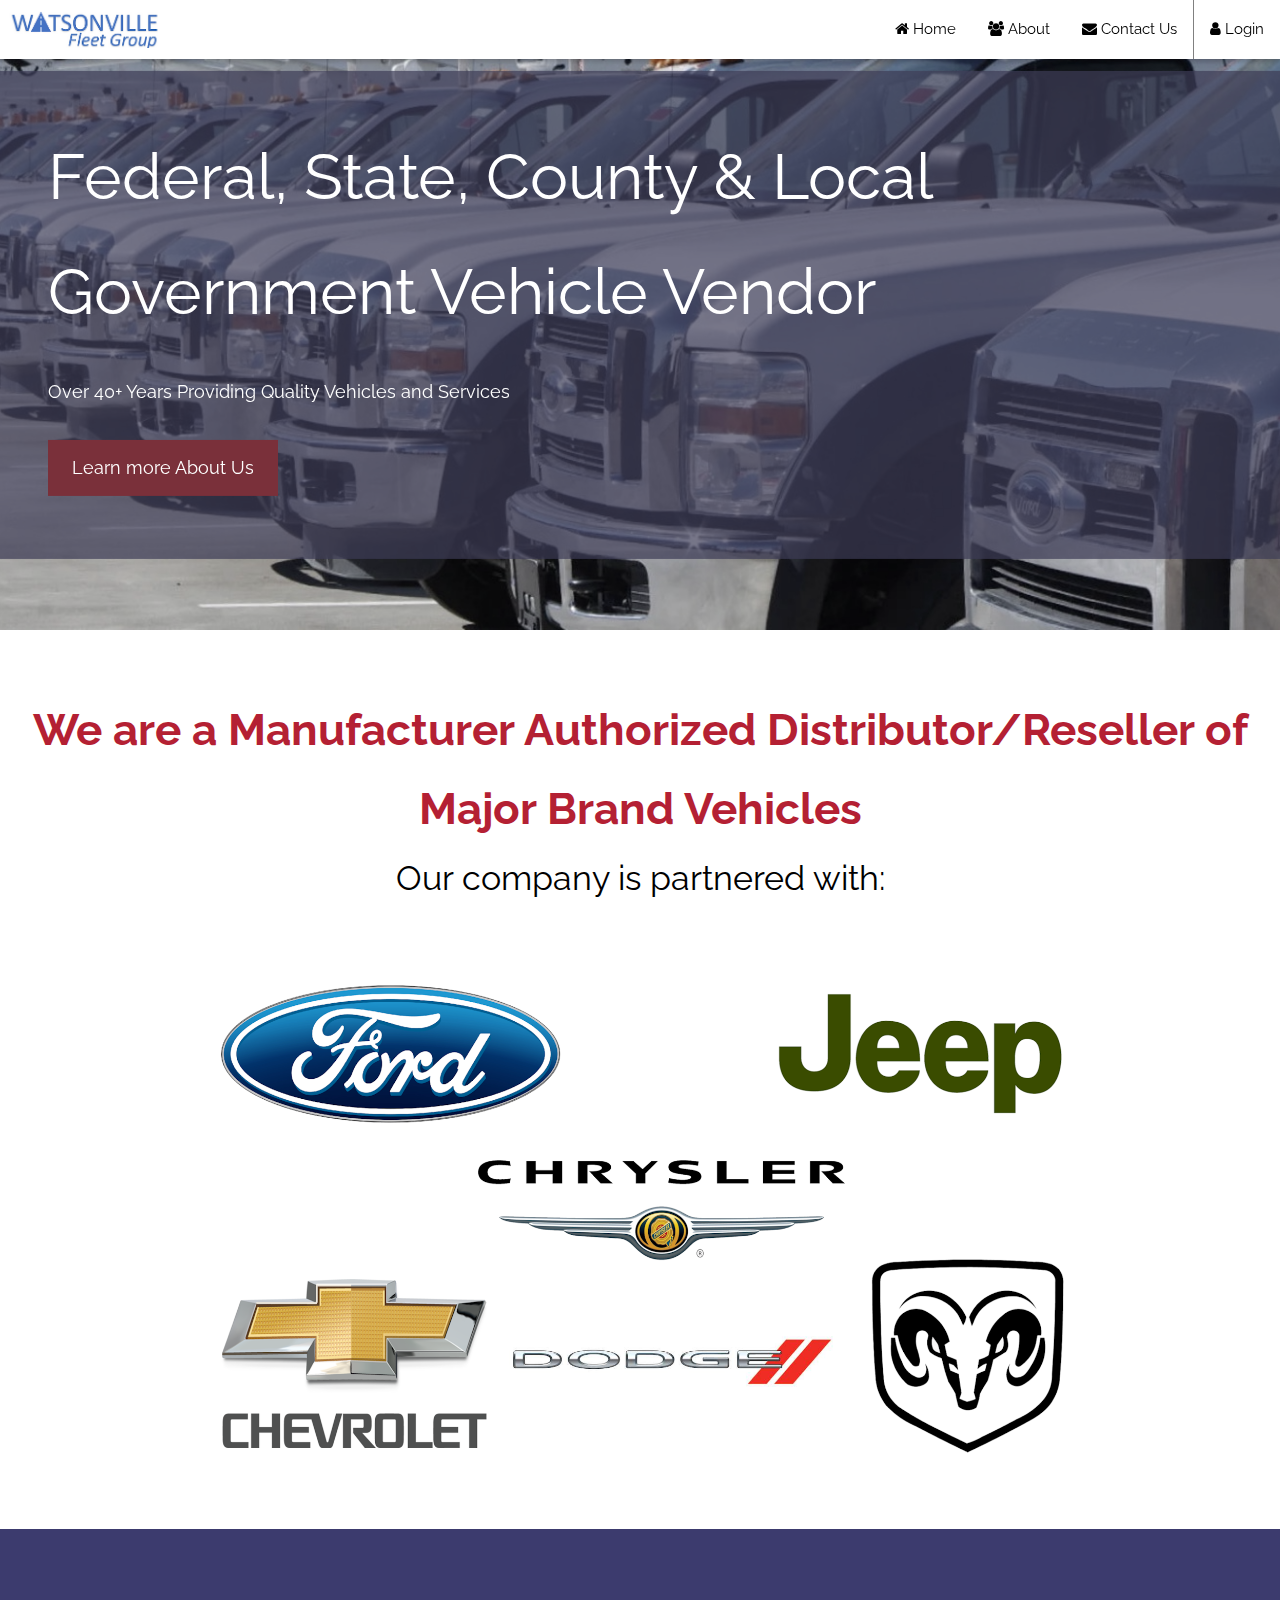
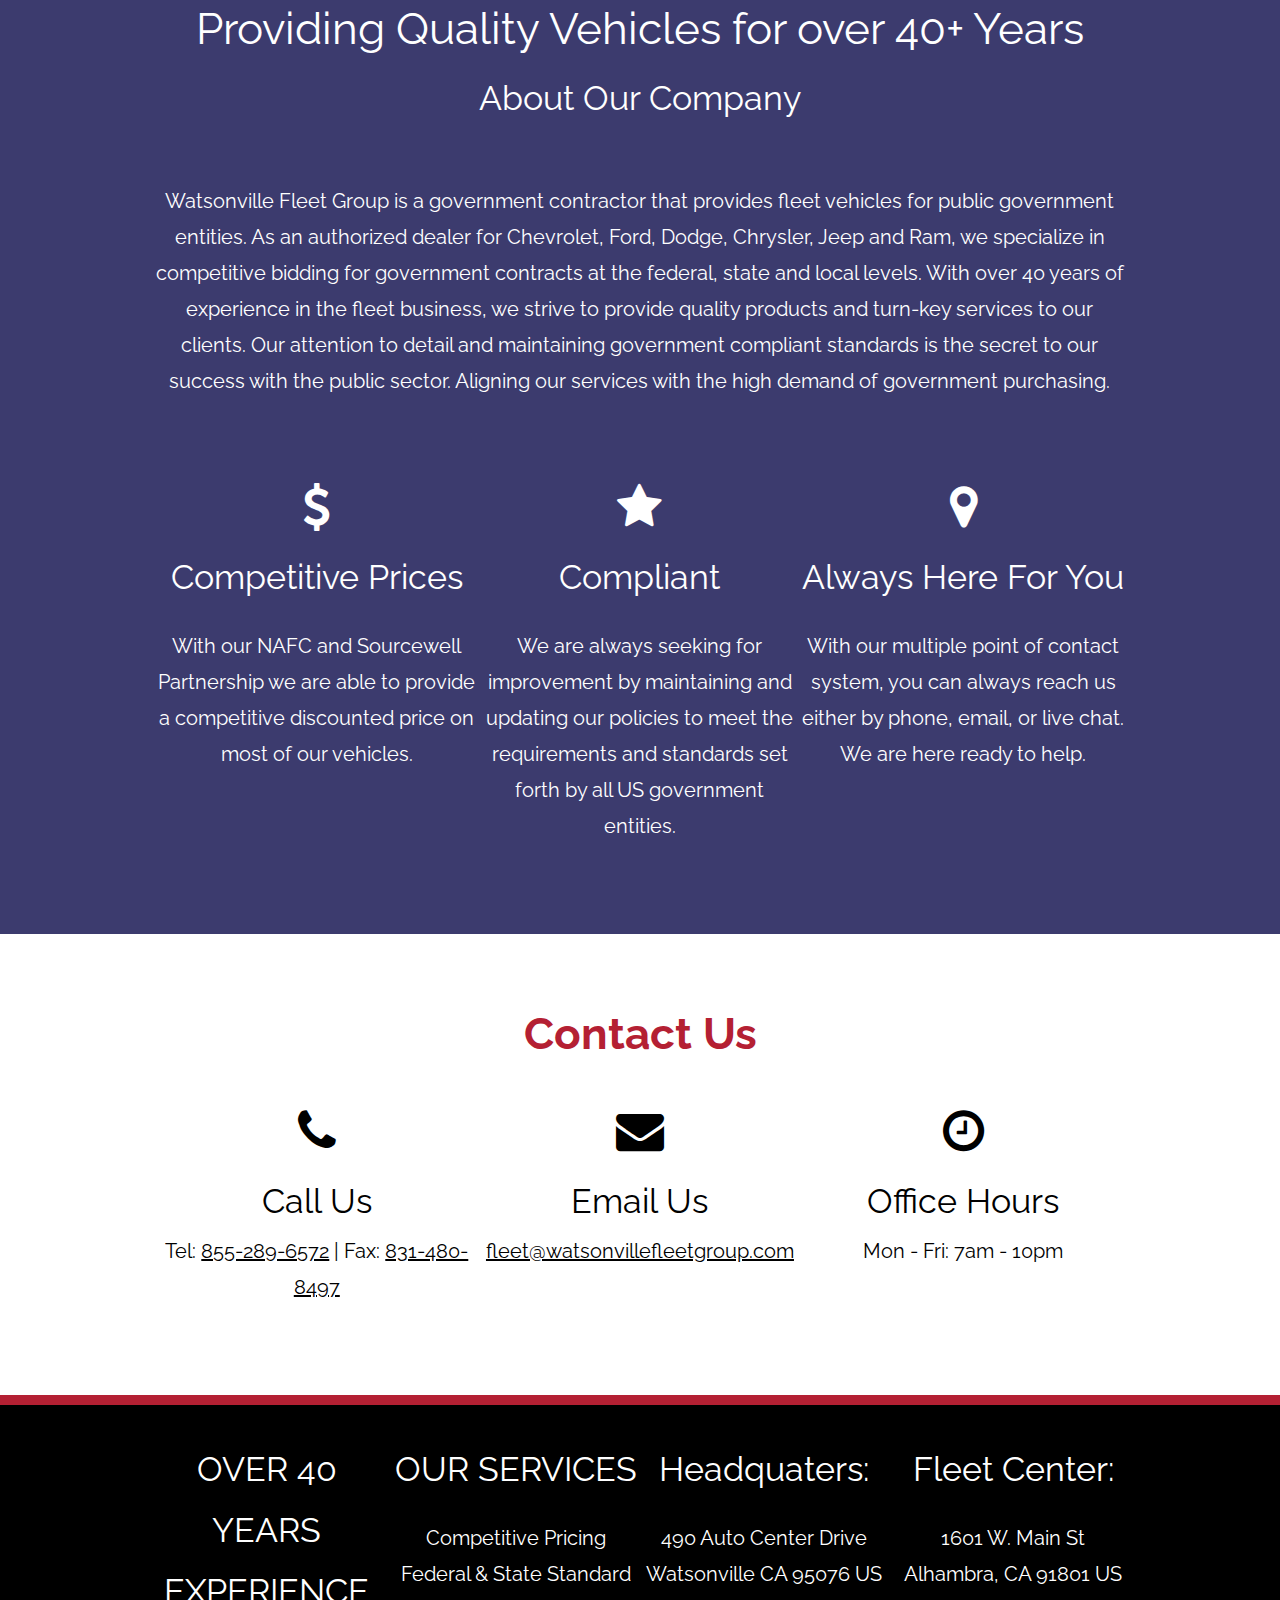
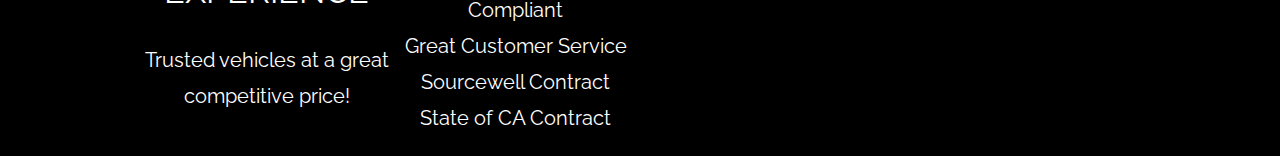
<file: index.html>
<!doctype html>
<html lang="en-us">
  <head>
    <title>Home | Watsonville Fleet Group</title>
    <meta charset="UTF-8" />
    <meta name="viewport" content="width=device-width, initial-scale=1" />
    <meta http-equiv="content-language" content="en-us" />
    <link rel="stylesheet" href="https://www.w3schools.com/w3css/4/w3.css" />
    <link rel="stylesheet" href="https://fonts.googleapis.com/css?family=Raleway" />
    <link rel="stylesheet" href="https://cdnjs.cloudflare.com/ajax/libs/font-awesome/4.7.0/css/font-awesome.min.css" />
    <link rel="stylesheet" href="Styles/homepage.css" />
  </head>
  <body>
    <!-- Navbar (sit on top) -->
    <div class="w3-top">
      <div class="w3-bar w3-white w3-card" id="myNavbar">
        <a href="https://noxsaldana.github.io" class="w3-wide logo"></a>
        <!-- Right-sided navbar links -->
        <div class="w3-right w3-hide-small">
          <a href="https://noxsaldana.github.io" class="w3-bar-item w3-button"><i class="fa fa-home"></i> Home</a>
          <a href="https://noxsaldana.github.io/#About" class="w3-bar-item w3-button"
            ><i class="fa fa-users"></i> About</a
          >
          <a href="https://noxsaldana.github.io/#ContactUs" class="w3-bar-item w3-button"
            ><i class="fa fa-envelope"></i> Contact Us</a
          >
          <a
            href="https://noxsaldana.github.io/Web%20Pages/Widgets.html"
            class="w3-bar-item w3-button"
            style="border-left: 1px solid grey"
            ><i class="fa fa-user"></i> Login</a
          >
        </div>
        <!-- Hide right-floated links on small screens and replace them with a menu icon -->

        <a
          href="javascript:void(0)"
          class="w3-bar-item w3-button w3-right w3-hide-large w3-hide-medium"
          onclick="w3_open()">
          <i class="fa fa-bars"></i>
        </a>
      </div>
    </div>

    <!-- Sidebar on small screens when clicking the menu icon -->
    <nav
      class="w3-sidebar w3-bar-block w3-black w3-card w3-animate-left w3-hide-medium w3-hide-large"
      style="display: none"
      id="mySidebar">
      <a href="javascript:void(0)" onclick="w3_close()" class="w3-bar-item w3-button w3-large w3-padding-16">Close ×</a>
      <a href="https://noxsaldana.github.io" onclick="w3_close()" class="w3-bar-item w3-button">Home</a>
      <a href="https://noxsaldana.github.io/#About" onclick="w3_close()" class="w3-bar-item w3-button">About</a>
      <a href="https://noxsaldana.github.io/#ContactUs" onclick="w3_close()" class="w3-bar-item w3-button"
        >Contact Us</a
      >
      <a href="https://noxsaldana.github.io/Web%20Pages/Widgets.html" onclick="w3_close()" class="w3-bar-item w3-button"
        >Login</a
      >
    </nav>

    <!-- Header with full-height image -->
    <header class="bgimg-1 w3-display-container w3-grayscale-min" id="Home">
      <div id="BannerDisplayText" class="w3-display-left w3-text-white" style="padding: 48px">
        <span class="w3-jumbo w3-hide-small">Federal, State, County & Local Government Vehicle Vendor</span><br />
        <span class="w3-xxlarge w3-hide-large w3-hide-medium"
          >Federal, State, County & Local Government Vehicle Vendor</span
        ><br />
        <span class="w3-large">Over 40+ Years Providing Quality Vehicles and Services</span>
        <p>
          <a id="BannerAboutUs" href="#About" class="w3-padding-large w3-large w3-margin-top">Learn more About Us</a>
        </p>
      </div>
    </header>

    <!-- Partners Section -->
    <div class="w3-container sectionMargins" id="Partners">
      <h3 class="w3-center redHeader sectionHeader">
        We are a Manufacturer Authorized Distributor/Reseller of Major Brand Vehicles
      </h3>
      <p class="w3-center subsectionHeader">Our company is partnered with:</p>
      <div class="w3-row-padding w3-center" style="margin-top: 64px">
        <img id="CarLogos" src="/Images/car%20logos%20medium.png" />
      </div>
    </div>

    <!-- About Section -->
    <div class="w3-container sectionMargins" id="About">
      <h3 class="w3-center sectionHeader">Providing Quality Vehicles for over 40+ Years</h3>
      <p class="w3-center subsectionHeader">About Our Company</p>
      <div class="w3-row-padding w3-center" style="margin-top: 34px">
        <div class="w3-col aboutUsSpace"><p></p></div>
        <div class="w3-col aboutUsText subsectionText">
          <p>
            Watsonville Fleet Group is a government contractor that provides fleet vehicles for public government
            entities. As an authorized dealer for Chevrolet, Ford, Dodge, Chrysler, Jeep and Ram, we specialize in
            competitive bidding for government contracts at the federal, state and local levels. With over 40 years of
            experience in the fleet business, we strive to provide quality products and turn-key services to our
            clients. Our attention to detail and maintaining government compliant standards is the secret to our success
            with the public sector. Aligning our services with the high demand of government purchasing.
          </p>
        </div>
        <div class="w3-col aboutUsSpace"><p></p></div>
      </div>
      <div class="w3-row-padding w3-center" style="margin-top: 64px">
        <div class="w3-col aboutUsSpace"><p></p></div>
        <div class="w3-col aboutUsText">
          <div class="w3-third">
            <i class="fa fa-usd faIcon"></i>
            <p class="subsectionHeader">Competitive Prices</p>
            <p class="subsectionText">
              With our NAFC and Sourcewell Partnership we are able to provide a competitive discounted price on most of
              our vehicles.
            </p>
          </div>
          <div class="w3-third">
            <i class="fa fa-star faIcon"></i>
            <p class="subsectionHeader">Compliant</p>
            <p class="subsectionText">
              We are always seeking for improvement by maintaining and updating our policies to meet the requirements
              and standards set forth by all US government entities.
            </p>
          </div>
          <div class="w3-third">
            <i class="fa fa-map-marker faIcon"></i>
            <p class="subsectionHeader">Always Here For You</p>
            <p class="subsectionText">
              With our multiple point of contact system, you can always reach us either by phone, email, or live chat.
              We are here ready to help.
            </p>
          </div>
        </div>
        <div class="w3-col aboutUsSpace"><p></p></div>
      </div>
    </div>

    <!-- Contact Us-->
    <div class="w3-container sectionMargins" style="margin-bottom: 20px" id="ContactUs">
      <h3 class="w3-center redHeader sectionHeader">Contact Us</h3>
      <div class="w3-row-padding w3-center" style="margin-top: 34px">
        <div class="w3-col aboutUsSpace"><p></p></div>
        <div class="w3-col aboutUsText">
          <div class="w3-third">
            <i class="fa fa-phone faIcon"></i>
            <p class="subsectionHeader">Call Us</p>
            <div id="telephone-text" class="subsectionText">
              <span class="bottom-text"
                >Tel: <a class="text-white text-decoration-none" href="tel:8552896572">855-289-6572</a></span
              >
              <span id="telephone-text-seperator" class="bottom-text">|</span>
              <span class="bottom-text"
                >Fax: <a class="text-white text-decoration-none" href="tel:8314808497">831-480-8497</a></span
              >
            </div>
          </div>
          <div class="w3-third">
            <i class="fa fa-envelope faIcon"></i>
            <p class="subsectionHeader">Email Us</p>
            <div class="subsectionText">
              <div class="row">
                <a class="text-white text-decoration-none" href="mailto:fleet@watsonvillefleetgroup.com"
                  >fleet@watsonvillefleetgroup.com</a
                >
              </div>
            </div>
          </div>
          <div class="w3-third">
            <i class="fa fa-clock-o faIcon"></i>
            <p class="subsectionHeader">Office Hours</p>
            <div class="subsectionText">
              <div class="row">
                <span>Mon - Fri: 7am - 10pm</span>
              </div>
            </div>
          </div>
        </div>
        <div class="w3-col aboutUsSpace"><p></p></div>
      </div>
    </div>

    <!-- Footer -->
    <footer class="w3-center footer">
      <div class="w3-row-padding w3-center" style="margin-top: 34px">
        <div class="w3-col aboutUsSpace"><p></p></div>
        <div class="w3-col aboutUsText">
          <div class="w3-quarter">
            <p class="footerHeader">OVER 40 YEARS EXPERIENCE</p>
            <p class="subsectionText">Trusted vehicles at a great competitive price!</p>
          </div>
          <div class="w3-quarter">
            <p class="footerHeader">OUR SERVICES</p>
            <p class="footerText">
              Competitive Pricing<br />
              Federal & State Standard Compliant<br />
              Great Customer Service<br />
              Sourcewell Contract<br />
              State of CA Contract
            </p>
          </div>
          <div class="w3-quarter">
            <p class="footerHeader">Headquaters:</p>
            <p class="footerText">490 Auto Center Drive<br />Watsonville CA 95076 US</p>
          </div>
          <div class="w3-quarter">
            <p class="footerHeader">Fleet Center:</p>
            <p class="footerText">1601 W. Main St<br />Alhambra, CA 91801 US</p>
          </div>
        </div>
        <div class="w3-col aboutUsSpace"><p></p></div>
      </div>
    </footer>

    <script>
      // Modal Image Gallery
      function onClick(element) {
        document.getElementById("img01").src = element.src;
        document.getElementById("modal01").style.display = "block";
        var captionText = document.getElementById("caption");
        captionText.innerHTML = element.alt;
      }

      // Toggle between showing and hiding the sidebar when clicking the menu icon
      var mySidebar = document.getElementById("mySidebar");

      function w3_open() {
        if (mySidebar.style.display === "block") {
          mySidebar.style.display = "none";
        } else {
          mySidebar.style.display = "block";
        }
      }

      // Close the sidebar with the close button
      function w3_close() {
        mySidebar.style.display = "none";
      }
    </script>
  </body>
</html>
</file>
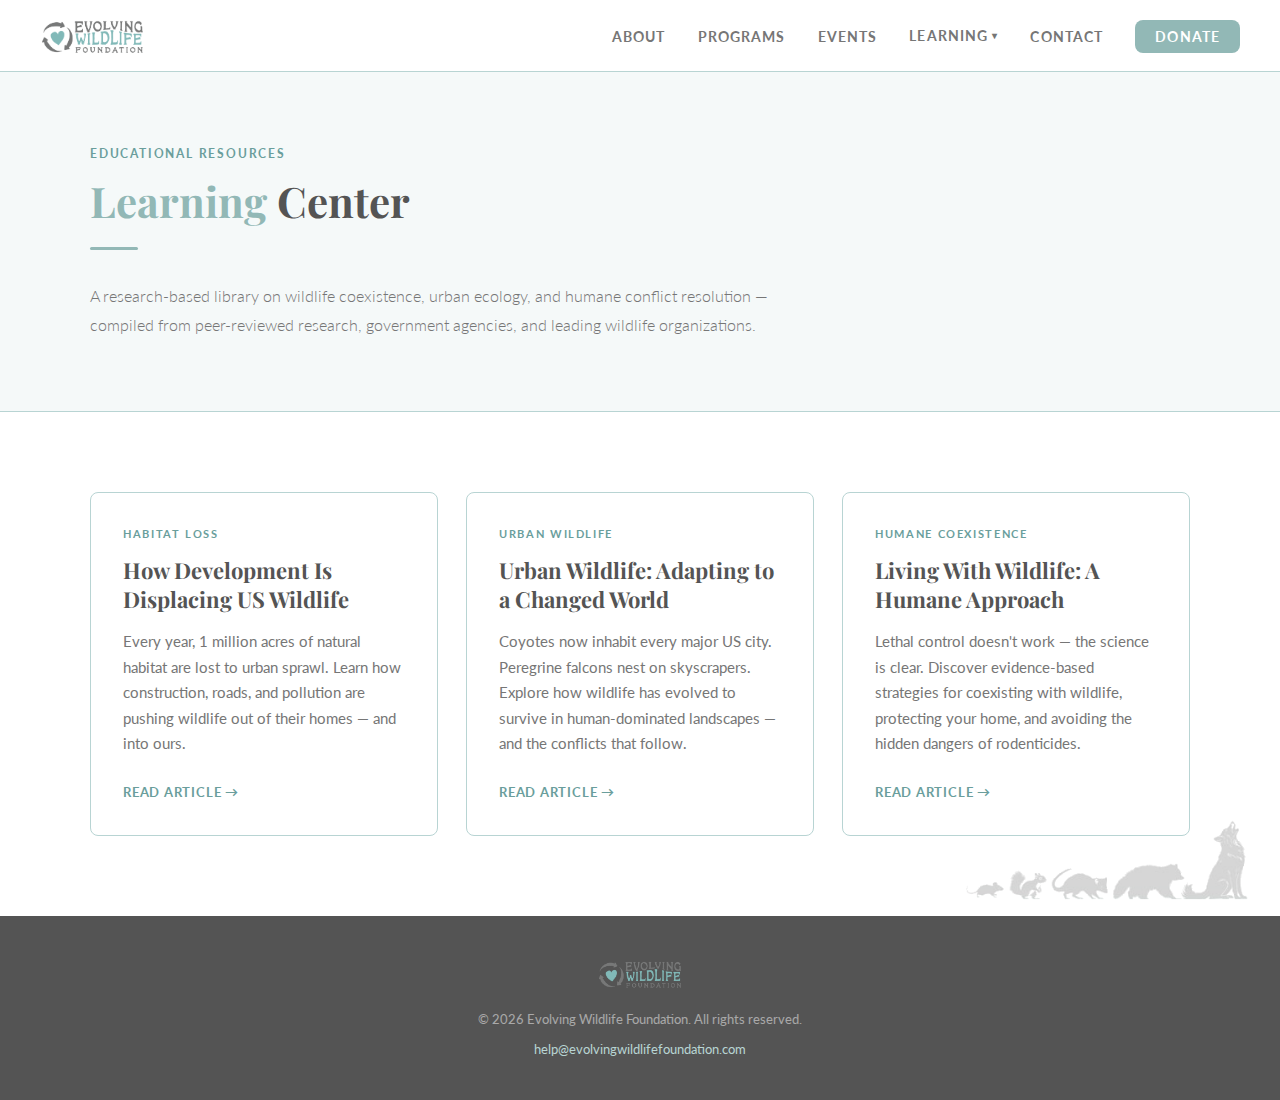
<file: learning/index.html>
<!DOCTYPE html>
<html lang="en">
<head>
  <meta charset="UTF-8" />
  <meta name="viewport" content="width=device-width, initial-scale=1.0" />
  <title>Learning Center — Evolving Wildlife Foundation</title>
  <link href="https://fonts.googleapis.com/css2?family=Playfair+Display:wght@400;700&family=Lato:wght@300;400;700&display=swap" rel="stylesheet" />
  <link rel="stylesheet" href="/css/style.css" />
</head>
<body>

  <!-- ── NAVBAR ── -->
  <nav class="nav">
    <a class="nav-logo" href="/">
      <img src="/EW Logo Horiz C.png" alt="Evolving Wildlife Foundation" />
    </a>
    <ul class="nav-links">
      <li><a href="/#about"    class="nav-link">About</a></li>
      <li><a href="/#programs" class="nav-link">Programs</a></li>
      <li><a href="/#events"   class="nav-link">Events</a></li>
      <li class="nav-dropdown">
        <a href="/learning/" class="nav-link nav-dropdown-trigger">
          Learning <span class="nav-dropdown-caret">▾</span>
        </a>
        <ul class="nav-dropdown-menu">
          <li><a href="/learning/"                        class="nav-dropdown-item">Learning Center</a></li>
          <li><a href="/learning/habitat-loss.html"       class="nav-dropdown-item">Habitat Loss</a></li>
          <li><a href="/learning/urban-wildlife.html"     class="nav-dropdown-item">Urban Wildlife</a></li>
          <li><a href="/learning/humane-coexistence.html" class="nav-dropdown-item">Humane Coexistence</a></li>
        </ul>
      </li>
      <li><a href="/#contact" class="nav-link">Contact</a></li>
      <li><a href="/#donate"  class="nav-link nav-cta">Donate</a></li>
    </ul>
    <button id="hamburger" class="hamburger" aria-label="Toggle navigation" aria-expanded="false" aria-controls="nav-drawer">
      <span></span><span></span><span></span>
    </button>
  </nav>

  <ul id="nav-drawer" class="nav-drawer" role="menu">
    <li><a href="/#about"    class="drawer-link">About</a></li>
    <li><a href="/#programs" class="drawer-link">Programs</a></li>
    <li><a href="/#events"   class="drawer-link">Events</a></li>
    <li class="no-border"><span class="drawer-group-label">Learning</span></li>
    <li class="no-border"><a href="/learning/"                        class="drawer-sub-link">Learning Center</a></li>
    <li class="no-border"><a href="/learning/habitat-loss.html"       class="drawer-sub-link">Habitat Loss</a></li>
    <li class="no-border"><a href="/learning/urban-wildlife.html"     class="drawer-sub-link">Urban Wildlife</a></li>
    <li><a href="/learning/humane-coexistence.html" class="drawer-sub-link">Humane Coexistence</a></li>
    <li><a href="/#contact" class="drawer-link">Contact</a></li>
    <li><a href="/#donate"  class="drawer-link">Donate</a></li>
  </ul>

  <!-- ── PAGE CONTENT ── -->
  <main class="learning-page">
    <div class="learning-hero">
      <div class="learning-hero-inner">
        <p class="section-eyebrow">Educational Resources</p>
        <h1 class="section-title"><span>Learning</span> Center</h1>
        <div class="divider"></div>
        <p class="section-body">
          A research-based library on wildlife coexistence, urban ecology, and humane conflict
          resolution — compiled from peer-reviewed research, government agencies, and leading
          wildlife organizations.
        </p>
      </div>
    </div>

    <div class="learning-articles">
      <div class="learning-grid">

        <a href="/learning/habitat-loss.html" class="learning-card">
          <p class="learning-card-eyebrow">Habitat Loss</p>
          <h2 class="learning-card-title">How Development Is Displacing US Wildlife</h2>
          <p class="learning-card-body">
            Every year, 1 million acres of natural habitat are lost to urban sprawl. Learn how
            construction, roads, and pollution are pushing wildlife out of their homes — and into ours.
          </p>
          <span class="learning-card-cta">Read Article →</span>
        </a>

        <a href="/learning/urban-wildlife.html" class="learning-card">
          <p class="learning-card-eyebrow">Urban Wildlife</p>
          <h2 class="learning-card-title">Urban Wildlife: Adapting to a Changed World</h2>
          <p class="learning-card-body">
            Coyotes now inhabit every major US city. Peregrine falcons nest on skyscrapers. Explore
            how wildlife has evolved to survive in human-dominated landscapes — and the conflicts that follow.
          </p>
          <span class="learning-card-cta">Read Article →</span>
        </a>

        <a href="/learning/humane-coexistence.html" class="learning-card">
          <p class="learning-card-eyebrow">Humane Coexistence</p>
          <h2 class="learning-card-title">Living With Wildlife: A Humane Approach</h2>
          <p class="learning-card-body">
            Lethal control doesn't work — the science is clear. Discover evidence-based strategies
            for coexisting with wildlife, protecting your home, and avoiding the hidden dangers of rodenticides.
          </p>
          <span class="learning-card-cta">Read Article →</span>
        </a>

      </div>
    </div>
  </main>

  <!-- ── FOOTER ── -->
  <footer>
    <img src="/EW Logo Horiz C.png" alt="Evolving Wildlife Foundation" class="footer-logo" />
    <p>&copy; 2026 Evolving Wildlife Foundation. All rights reserved.</p>
    <p><a href="mailto:help@evolvingwildlifefoundation.com">help@evolvingwildlifefoundation.com</a></p>
  </footer>

  <img src="/Evolving_Wildlife_Banner_transparent.png" alt="" class="wildlife-banner" aria-hidden="true" />
  <script src="/js/main.js"></script>
</body>
</html>
</file>
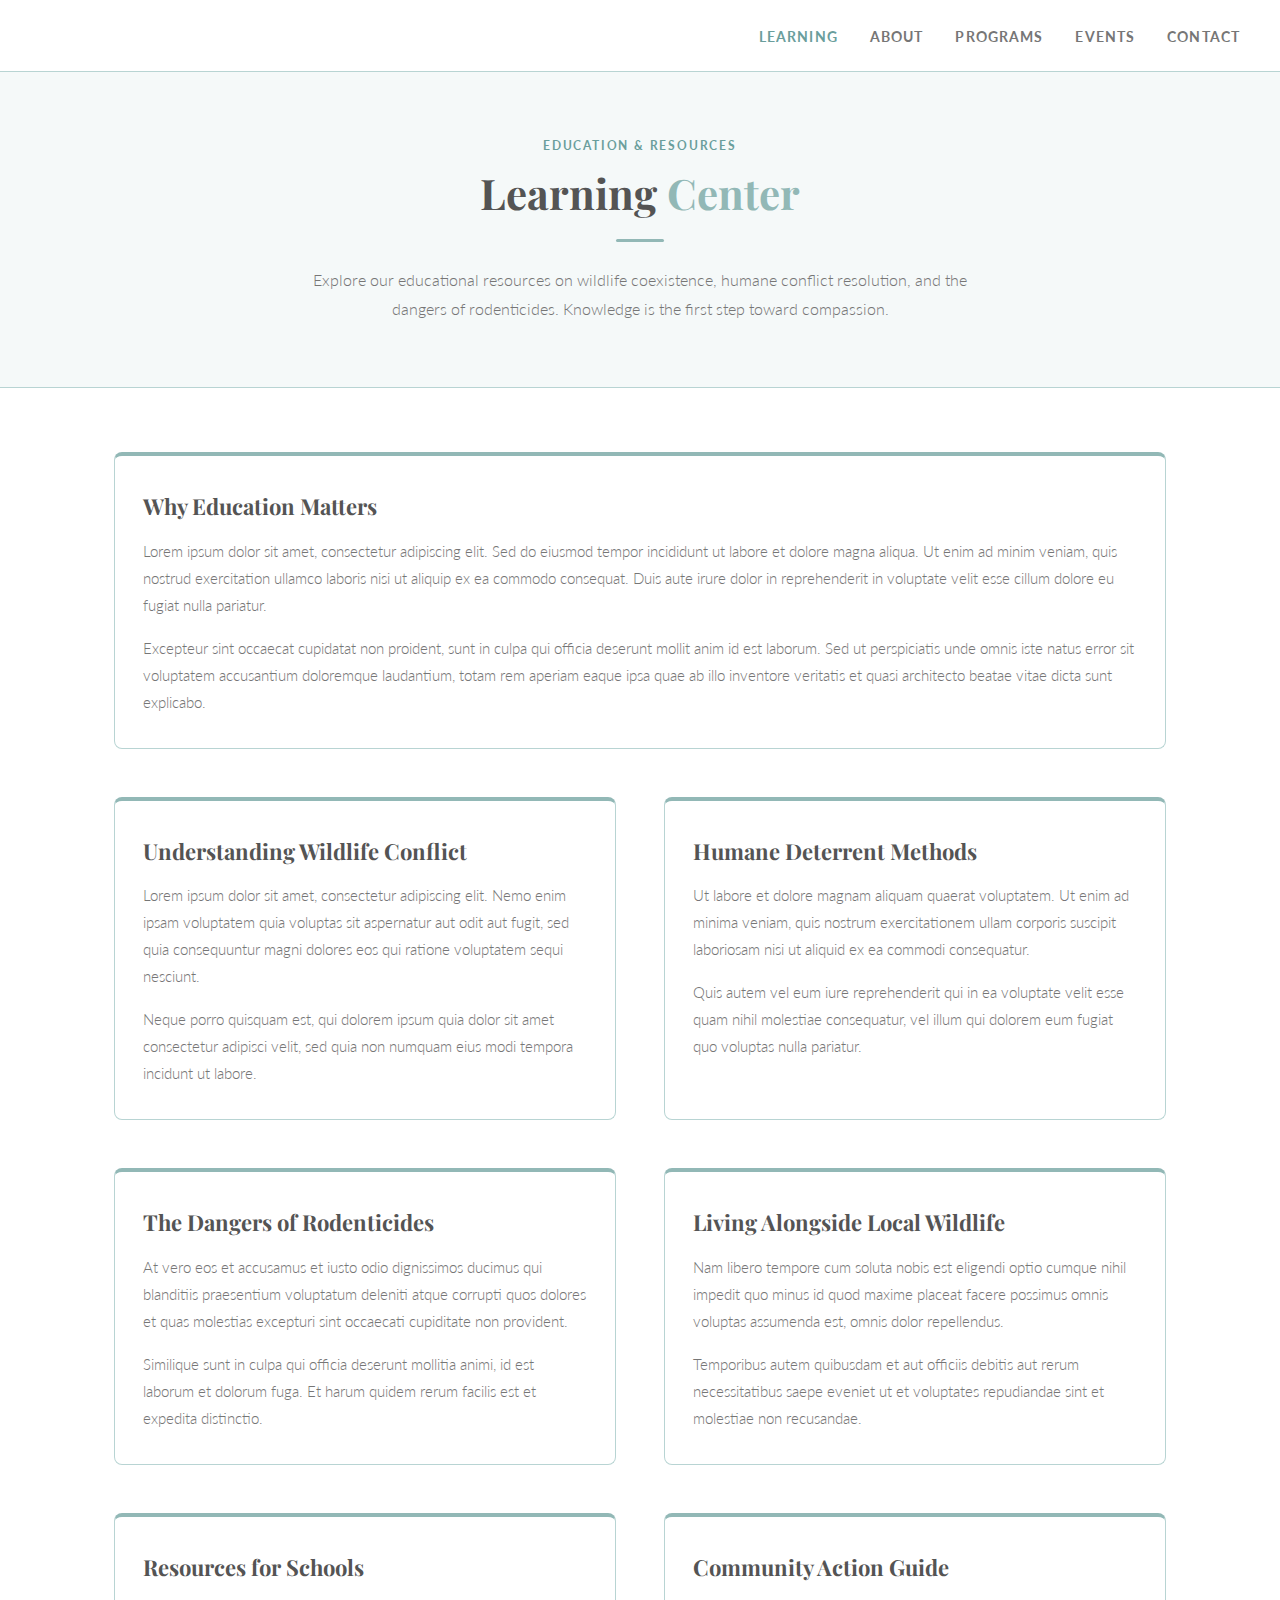
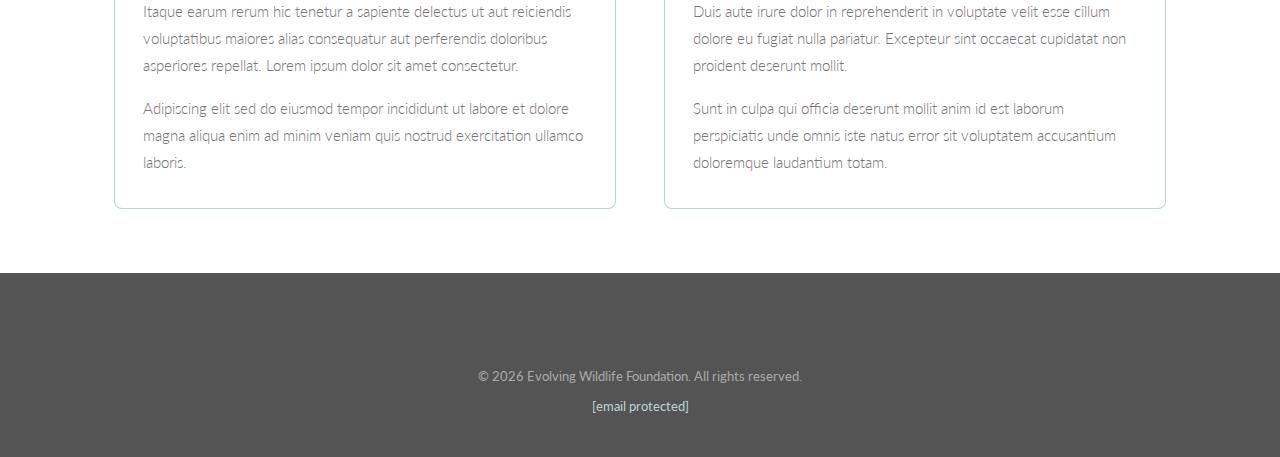
<file: learning.html>
<!DOCTYPE html>
<html lang="en">
<head>
  <meta charset="UTF-8" />
  <meta name="viewport" content="width=device-width, initial-scale=1.0" />
  <title>Learning — Evolving Wildlife Foundation</title>
  <link href="https://fonts.googleapis.com/css2?family=Playfair+Display:wght@400;700&family=Lato:wght@300;400;700&display=swap" rel="stylesheet" />
  <link rel="stylesheet" href="styles.css" />
  <style>
    /* ============================================================
       PAGE-SPECIFIC STYLES — learning.html
    ============================================================ */
    .page-hero {
      margin-top: var(--nav-height);
      background: var(--color-teal-wash);
      padding: 64px 40px;
      text-align: center;
      border-bottom: 1px solid var(--color-teal-light);
    }
    .page-hero .section-eyebrow { margin-bottom: 12px; }
    .page-hero .section-title   { margin: 0 auto 16px; }
    .page-hero .section-body    { margin: 0 auto; }

    .page-content {
      max-width: var(--max-width);
      margin: 0 auto;
      padding: 64px 24px;
      display: grid;
      grid-template-columns: 1fr 1fr;
      gap: 48px;
    }
    .content-card {
      background: var(--color-white);
      border: 1px solid var(--color-teal-light);
      border-top: 4px solid var(--color-teal);
      border-radius: var(--radius);
      padding: 32px 28px;
      transition: transform 0.2s, box-shadow 0.2s;
    }
    .content-card:hover {
      transform: translateY(-3px);
      box-shadow: 0 10px 28px rgba(146,184,182,0.15);
    }
    .content-card h3 {
      font-family: var(--font-display);
      font-size: 22px;
      color: var(--color-gray-dark);
      margin-bottom: 12px;
    }
    .content-card p {
      font-size: 15px;
      color: var(--color-gray);
      font-weight: 300;
      line-height: 1.8;
      margin-bottom: 16px;
    }
    .content-card p:last-child { margin-bottom: 0; }
    .content-card-full {
      grid-column: 1 / -1;
    }
    .divider-section {
      max-width: var(--max-width);
      margin: 0 auto;
      padding: 0 24px 48px;
    }

    @media (max-width: 768px) {
      .page-hero { padding: 48px 20px; }
      .page-content { grid-template-columns: 1fr; gap: 24px; padding: 40px 20px; }
      .content-card-full { grid-column: 1; }
    }
  </style>
</head>
<body>

  <!-- NAVBAR -->
  <nav>
    <a class="nav-logo" href="index.html">
      <div class="img-logo-horiz" role="img" aria-label="Evolving Wildlife Foundation"></div>
    </a>

    <!-- Desktop links -->
    <ul class="nav-links">
      <li><a href="learning.html" style="color: var(--color-teal-dark);">Learning</a></li>
      <li><a href="index.html#about">About</a></li>
      <li><a href="index.html#programs">Programs</a></li>
      <li><a href="index.html#events">Events</a></li>
      <li><a href="index.html#contact">Contact</a></li>
    </ul>

    <!-- Hamburger button (mobile only) -->
    <button
      class="nav-hamburger"
      id="nav-hamburger"
      aria-label="Toggle navigation"
      aria-expanded="false"
      aria-controls="nav-drawer"
    >
      <span></span>
      <span></span>
      <span></span>
    </button>
  </nav>

  <!-- Mobile drawer -->
  <ul class="nav-drawer" id="nav-drawer" role="menu">
    <li><a href="learning.html" style="color: var(--color-teal-dark);">Learning</a></li>
    <li><a href="index.html#about">About</a></li>
    <li><a href="index.html#programs">Programs</a></li>
    <li><a href="index.html#events">Events</a></li>
    <li><a href="index.html#contact">Contact</a></li>
  </ul>

  <!-- PAGE HERO -->
  <div class="page-hero">
    <p class="section-eyebrow">Education &amp; Resources</p>
    <h1 class="section-title">Learning <span>Center</span></h1>
    <div class="divider" style="margin: 20px auto 24px;"></div>
    <p class="section-body">Explore our educational resources on wildlife coexistence, humane conflict resolution, and the dangers of rodenticides. Knowledge is the first step toward compassion.</p>
  </div>

  <!-- PAGE CONTENT -->
  <div class="page-content">

    <!-- Full-width intro card -->
    <div class="content-card content-card-full">
      <h3>Why Education Matters</h3>
      <p>Lorem ipsum dolor sit amet, consectetur adipiscing elit. Sed do eiusmod tempor incididunt ut labore et dolore magna aliqua. Ut enim ad minim veniam, quis nostrud exercitation ullamco laboris nisi ut aliquip ex ea commodo consequat. Duis aute irure dolor in reprehenderit in voluptate velit esse cillum dolore eu fugiat nulla pariatur.</p>
      <p>Excepteur sint occaecat cupidatat non proident, sunt in culpa qui officia deserunt mollit anim id est laborum. Sed ut perspiciatis unde omnis iste natus error sit voluptatem accusantium doloremque laudantium, totam rem aperiam eaque ipsa quae ab illo inventore veritatis et quasi architecto beatae vitae dicta sunt explicabo.</p>
    </div>

    <!-- Card 1 -->
    <div class="content-card">
      <h3>Understanding Wildlife Conflict</h3>
      <p>Lorem ipsum dolor sit amet, consectetur adipiscing elit. Nemo enim ipsam voluptatem quia voluptas sit aspernatur aut odit aut fugit, sed quia consequuntur magni dolores eos qui ratione voluptatem sequi nesciunt.</p>
      <p>Neque porro quisquam est, qui dolorem ipsum quia dolor sit amet consectetur adipisci velit, sed quia non numquam eius modi tempora incidunt ut labore.</p>
    </div>

    <!-- Card 2 -->
    <div class="content-card">
      <h3>Humane Deterrent Methods</h3>
      <p>Ut labore et dolore magnam aliquam quaerat voluptatem. Ut enim ad minima veniam, quis nostrum exercitationem ullam corporis suscipit laboriosam nisi ut aliquid ex ea commodi consequatur.</p>
      <p>Quis autem vel eum iure reprehenderit qui in ea voluptate velit esse quam nihil molestiae consequatur, vel illum qui dolorem eum fugiat quo voluptas nulla pariatur.</p>
    </div>

    <!-- Card 3 -->
    <div class="content-card">
      <h3>The Dangers of Rodenticides</h3>
      <p>At vero eos et accusamus et iusto odio dignissimos ducimus qui blanditiis praesentium voluptatum deleniti atque corrupti quos dolores et quas molestias excepturi sint occaecati cupiditate non provident.</p>
      <p>Similique sunt in culpa qui officia deserunt mollitia animi, id est laborum et dolorum fuga. Et harum quidem rerum facilis est et expedita distinctio.</p>
    </div>

    <!-- Card 4 -->
    <div class="content-card">
      <h3>Living Alongside Local Wildlife</h3>
      <p>Nam libero tempore cum soluta nobis est eligendi optio cumque nihil impedit quo minus id quod maxime placeat facere possimus omnis voluptas assumenda est, omnis dolor repellendus.</p>
      <p>Temporibus autem quibusdam et aut officiis debitis aut rerum necessitatibus saepe eveniet ut et voluptates repudiandae sint et molestiae non recusandae.</p>
    </div>

    <!-- Card 5 -->
    <div class="content-card">
      <h3>Resources for Schools</h3>
      <p>Itaque earum rerum hic tenetur a sapiente delectus ut aut reiciendis voluptatibus maiores alias consequatur aut perferendis doloribus asperiores repellat. Lorem ipsum dolor sit amet consectetur.</p>
      <p>Adipiscing elit sed do eiusmod tempor incididunt ut labore et dolore magna aliqua enim ad minim veniam quis nostrud exercitation ullamco laboris.</p>
    </div>

    <!-- Card 6 -->
    <div class="content-card">
      <h3>Community Action Guide</h3>
      <p>Duis aute irure dolor in reprehenderit in voluptate velit esse cillum dolore eu fugiat nulla pariatur. Excepteur sint occaecat cupidatat non proident deserunt mollit.</p>
      <p>Sunt in culpa qui officia deserunt mollit anim id est laborum perspiciatis unde omnis iste natus error sit voluptatem accusantium doloremque laudantium totam.</p>
    </div>

  </div>

  <!-- FOOTER -->
  <footer>
    <div class="img-logo-horiz footer-logo" role="img" aria-label="Evolving Wildlife Foundation"></div>
    <p>&copy; 2026 Evolving Wildlife Foundation. All rights reserved.</p>
    <p style="margin-top:8px;"><a href="/cdn-cgi/l/email-protection#84ece1e8f4c4e1f2ebe8f2edeae3f3ede8e0e8ede2e1e2ebf1eae0e5f0edebeaaae7ebe9"><span class="__cf_email__" data-cfemail="68000d0418280d1e07041e01060f1f01040c04010e0d0e071d060c091c010706460b0705">[email&#160;protected]</span></a></p>
  </footer>

  <!-- FIXED WILDLIFE BANNER �
</file>
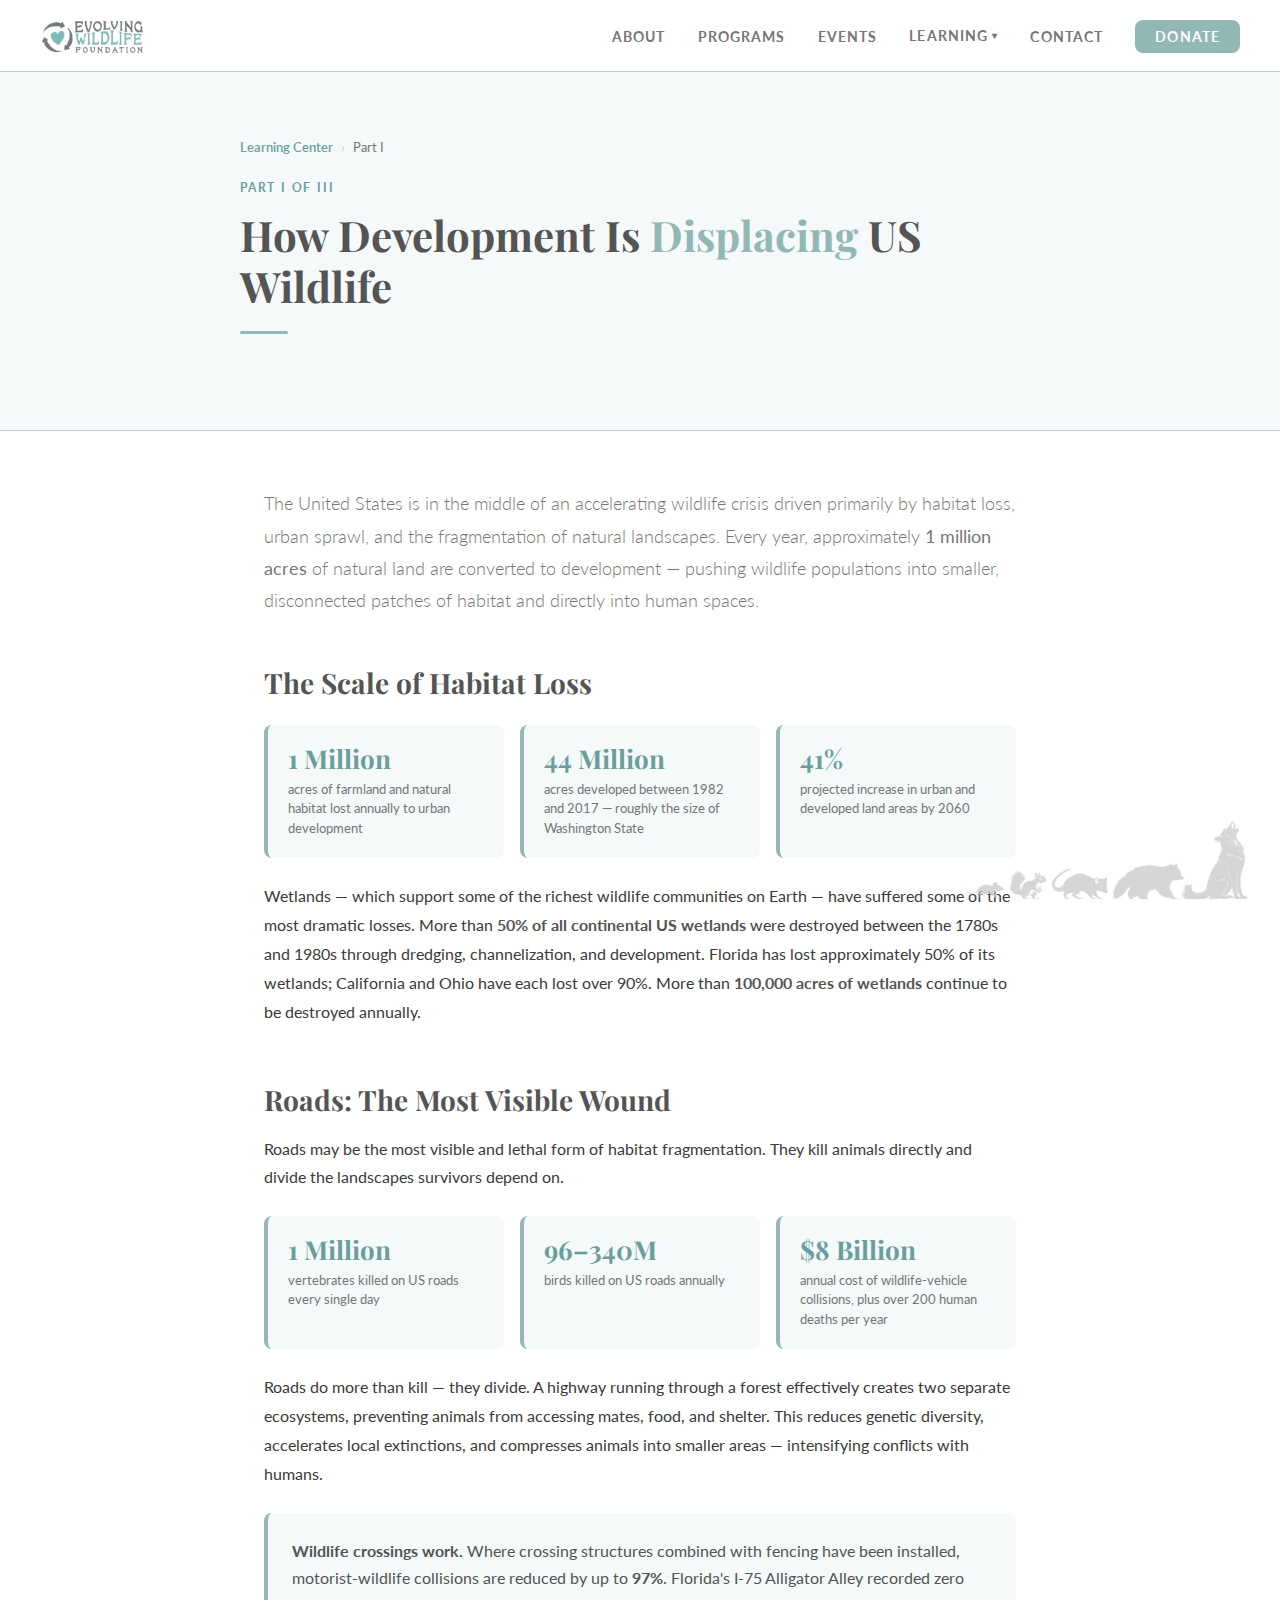
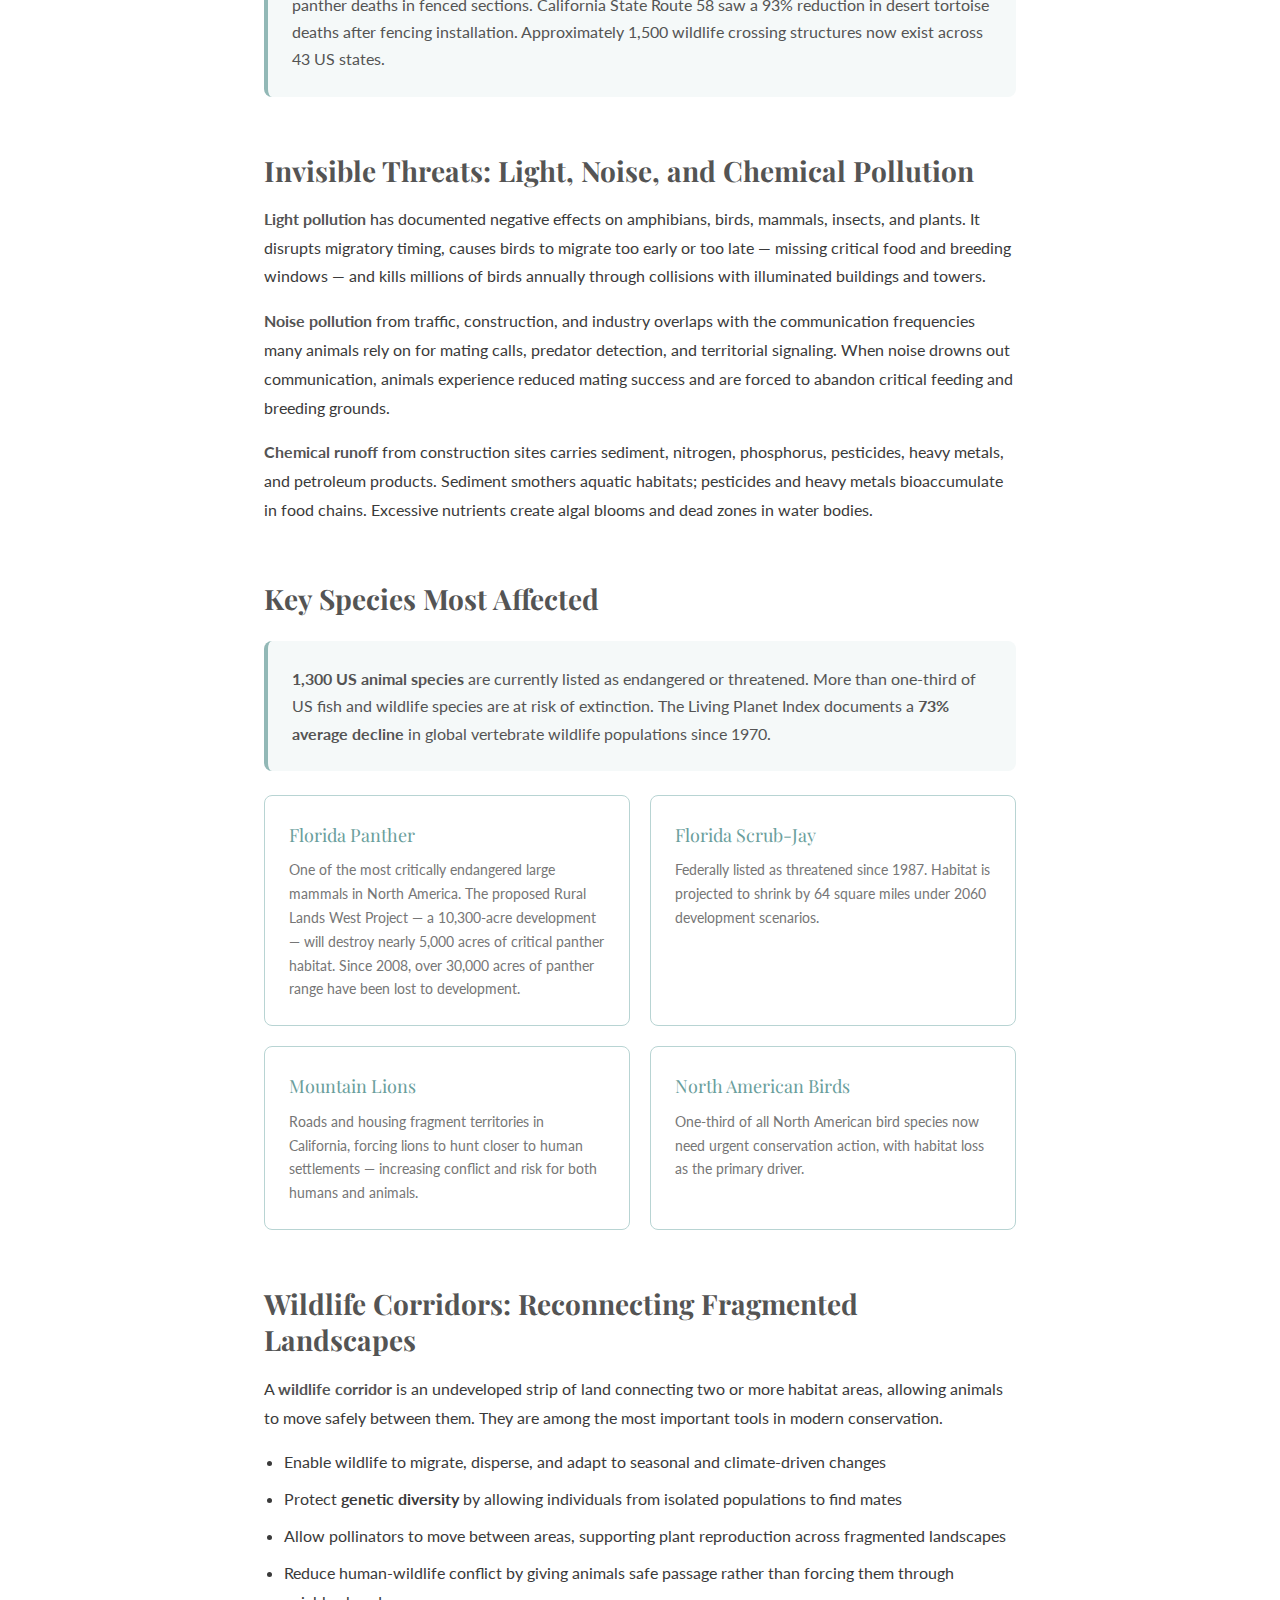
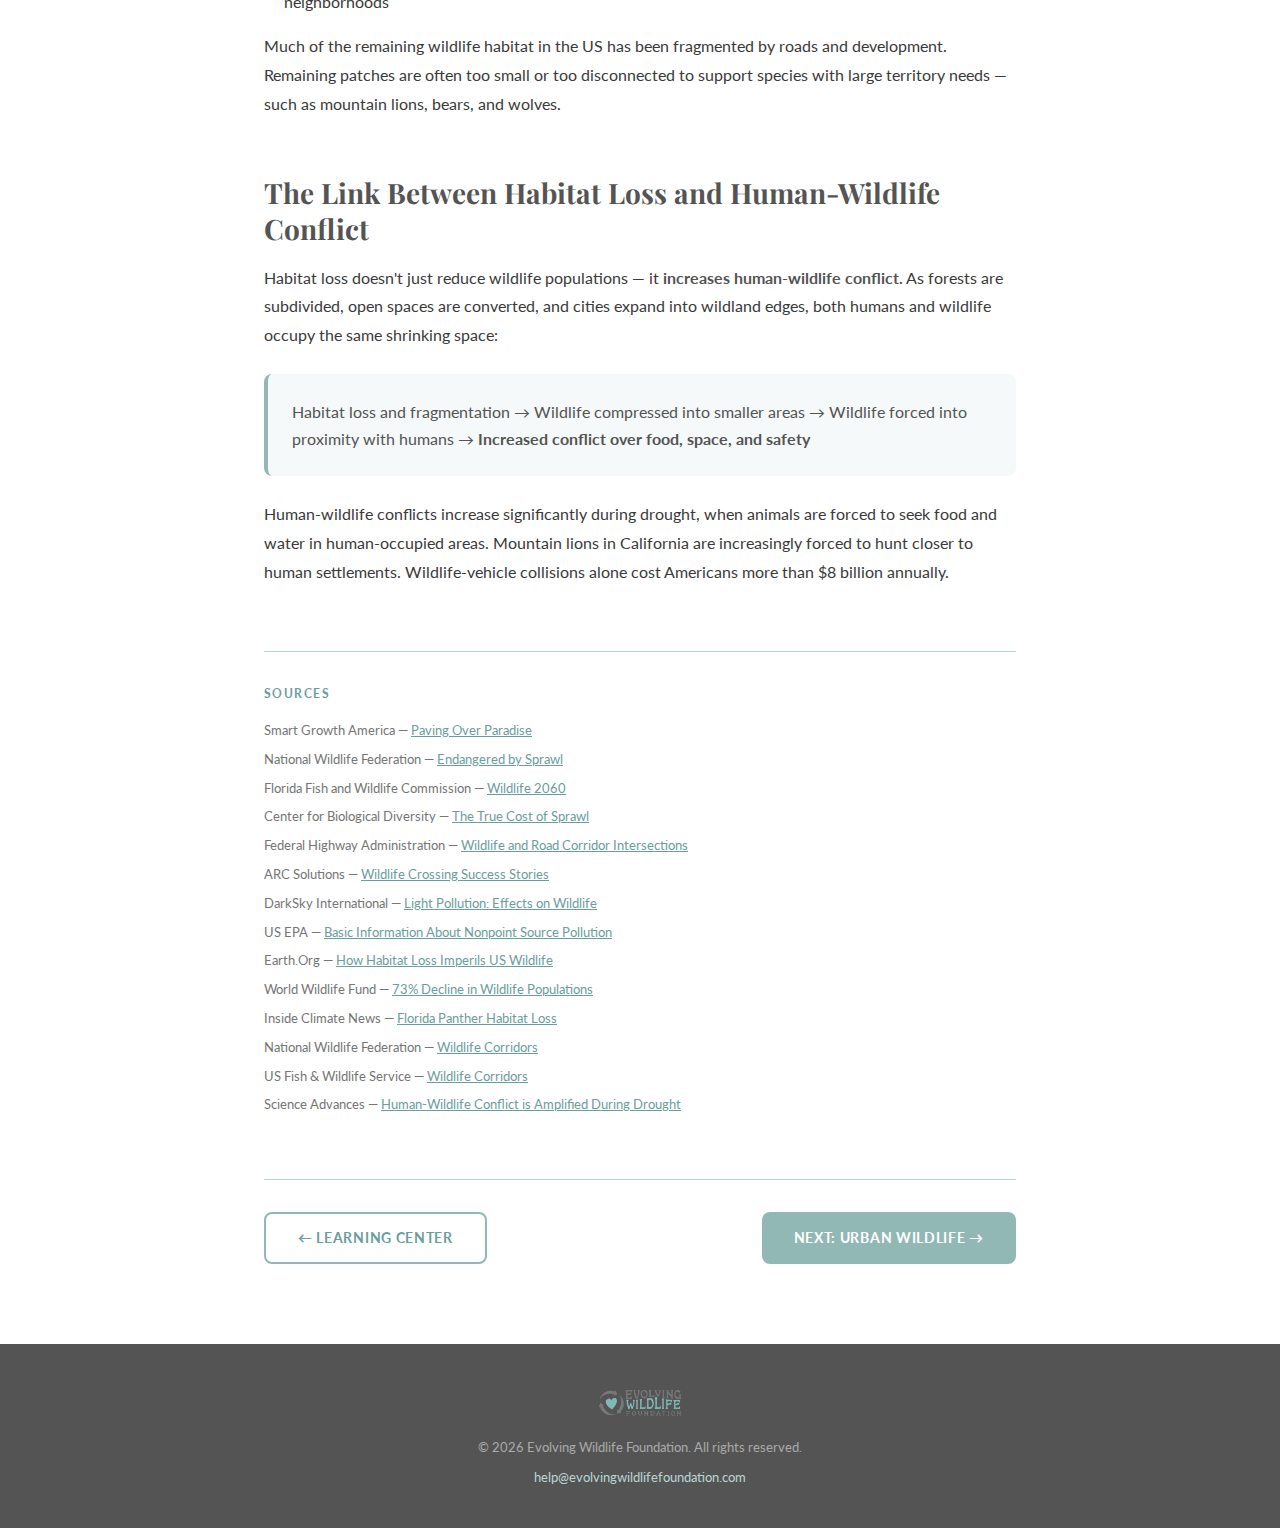
<file: learning/habitat-loss.html>
<!DOCTYPE html>
<html lang="en">
<head>
  <meta charset="UTF-8" />
  <meta name="viewport" content="width=device-width, initial-scale=1.0" />
  <title>Habitat Loss — Evolving Wildlife Foundation</title>
  <link href="https://fonts.googleapis.com/css2?family=Playfair+Display:wght@400;700&family=Lato:wght@300;400;700&display=swap" rel="stylesheet" />
  <link rel="stylesheet" href="/css/style.css" />
</head>
<body>

  <!-- ── NAVBAR ── -->
  <nav class="nav">
    <a class="nav-logo" href="/"><img src="/EW Logo Horiz C.png" alt="Evolving Wildlife Foundation" /></a>
    <ul class="nav-links">
      <li><a href="/#about"    class="nav-link">About</a></li>
      <li><a href="/#programs" class="nav-link">Programs</a></li>
      <li><a href="/#events"   class="nav-link">Events</a></li>
      <li class="nav-dropdown">
        <a href="/learning/" class="nav-link nav-dropdown-trigger">Learning <span class="nav-dropdown-caret">▾</span></a>
        <ul class="nav-dropdown-menu">
          <li><a href="/learning/"                        class="nav-dropdown-item">Learning Center</a></li>
          <li><a href="/learning/habitat-loss.html"       class="nav-dropdown-item">Habitat Loss</a></li>
          <li><a href="/learning/urban-wildlife.html"     class="nav-dropdown-item">Urban Wildlife</a></li>
          <li><a href="/learning/humane-coexistence.html" class="nav-dropdown-item">Humane Coexistence</a></li>
        </ul>
      </li>
      <li><a href="/#contact" class="nav-link">Contact</a></li>
      <li><a href="/#donate"  class="nav-link nav-cta">Donate</a></li>
    </ul>
    <button id="hamburger" class="hamburger" aria-label="Toggle navigation" aria-expanded="false" aria-controls="nav-drawer">
      <span></span><span></span><span></span>
    </button>
  </nav>
  <ul id="nav-drawer" class="nav-drawer" role="menu">
    <li><a href="/#about"    class="drawer-link">About</a></li>
    <li><a href="/#programs" class="drawer-link">Programs</a></li>
    <li><a href="/#events"   class="drawer-link">Events</a></li>
    <li class="no-border"><span class="drawer-group-label">Learning</span></li>
    <li class="no-border"><a href="/learning/"                        class="drawer-sub-link">Learning Center</a></li>
    <li class="no-border"><a href="/learning/habitat-loss.html"       class="drawer-sub-link">Habitat Loss</a></li>
    <li class="no-border"><a href="/learning/urban-wildlife.html"     class="drawer-sub-link">Urban Wildlife</a></li>
    <li><a href="/learning/humane-coexistence.html" class="drawer-sub-link">Humane Coexistence</a></li>
    <li><a href="/#contact" class="drawer-link">Contact</a></li>
    <li><a href="/#donate"  class="drawer-link">Donate</a></li>
  </ul>

  <!-- ── ARTICLE ── -->
  <main class="article-page">
    <div class="article-hero">
      <div class="article-hero-inner">
        <p class="breadcrumb"><a href="/learning/">Learning Center</a><span>›</span>Part I</p>
        <p class="section-eyebrow">Part I of III</p>
        <h1 class="section-title">How Development Is <span>Displacing</span> US Wildlife</h1>
        <div class="divider"></div>
      </div>
    </div>

    <div class="article-body">
      <p class="article-intro">
        The United States is in the middle of an accelerating wildlife crisis driven primarily by
        habitat loss, urban sprawl, and the fragmentation of natural landscapes. Every year,
        approximately <strong>1 million acres</strong> of natural land are converted to development —
        pushing wildlife populations into smaller, disconnected patches of habitat and directly into human spaces.
      </p>

      <!-- Section 1 -->
      <div class="article-section">
        <h2 class="article-section-title">The Scale of Habitat Loss</h2>
        <div class="stat-grid">
          <div class="stat-card"><div class="stat-number">1 Million</div><div class="stat-label">acres of farmland and natural habitat lost annually to urban development</div></div>
          <div class="stat-card"><div class="stat-number">44 Million</div><div class="stat-label">acres developed between 1982 and 2017 — roughly the size of Washington State</div></div>
          <div class="stat-card"><div class="stat-number">41%</div><div class="stat-label">projected increase in urban and developed land areas by 2060</div></div>
        </div>
        <p class="article-text">
          Wetlands — which support some of the richest wildlife communities on Earth — have suffered some of the most dramatic losses. More than <strong>50% of all continental US wetlands</strong> were destroyed between the 1780s and 1980s through dredging, channelization, and development. Florida has lost approximately 50% of its wetlands; California and Ohio have each lost over 90%. More than <strong>100,000 acres of wetlands</strong> continue to be destroyed annually.
        </p>
      </div>

      <!-- Section 2 -->
      <div class="article-section">
        <h2 class="article-section-title">Roads: The Most Visible Wound</h2>
        <p class="article-text">Roads may be the most visible and lethal form of habitat fragmentation. They kill animals directly and divide the landscapes survivors depend on.</p>
        <div class="stat-grid">
          <div class="stat-card"><div class="stat-number">1 Million</div><div class="stat-label">vertebrates killed on US roads every single day</div></div>
          <div class="stat-card"><div class="stat-number">96–340M</div><div class="stat-label">birds killed on US roads annually</div></div>
          <div class="stat-card"><div class="stat-number">$8 Billion</div><div class="stat-label">annual cost of wildlife-vehicle collisions, plus over 200 human deaths per year</div></div>
        </div>
        <p class="article-text">Roads do more than kill — they divide. A highway running through a forest effectively creates two separate ecosystems, preventing animals from accessing mates, food, and shelter. This reduces genetic diversity, accelerates local extinctions, and compresses animals into smaller areas — intensifying conflicts with humans.</p>
        <div class="callout">
          <p><strong>Wildlife crossings work.</strong> Where crossing structures combined with fencing have been installed, motorist-wildlife collisions are reduced by up to <strong>97%</strong>. Florida's I-75 Alligator Alley recorded zero panther deaths in fenced sections. California State Route 58 saw a 93% reduction in desert tortoise deaths after fencing installation. Approximately 1,500 wildlife crossing structures now exist across 43 US states.</p>
        </div>
      </div>

      <!-- Section 3 -->
      <div class="article-section">
        <h2 class="article-section-title">Invisible Threats: Light, Noise, and Chemical Pollution</h2>
        <p class="article-text"><strong>Light pollution</strong> has documented negative effects on amphibians, birds, mammals, insects, and plants. It disrupts migratory timing, causes birds to migrate too early or too late — missing critical food and breeding windows — and kills millions of birds annually through collisions with illuminated buildings and towers.</p>
        <p class="article-text"><strong>Noise pollution</strong> from traffic, construction, and industry overlaps with the communication frequencies many animals rely on for mating calls, predator detection, and territorial signaling. When noise drowns out communication, animals experience reduced mating success and are forced to abandon critical feeding and breeding grounds.</p>
        <p class="article-text"><strong>Chemical runoff</strong> from construction sites carries sediment, nitrogen, phosphorus, pesticides, heavy metals, and petroleum products. Sediment smothers aquatic habitats; pesticides and heavy metals bioaccumulate in food chains. Excessive nutrients create algal blooms and dead zones in water bodies.</p>
      </div>

      <!-- Section 4 -->
      <div class="article-section">
        <h2 class="article-section-title">Key Species Most Affected</h2>
        <div class="callout">
          <p><strong>1,300 US animal species</strong> are currently listed as endangered or threatened. More than one-third of US fish and wildlife species are at risk of extinction. The Living Planet Index documents a <strong>73% average decline</strong> in global vertebrate wildlife populations since 1970.</p>
        </div>
        <div class="species-grid">
          <div class="species-card"><div class="species-name">Florida Panther</div><p class="species-body">One of the most critically endangered large mammals in North America. The proposed Rural Lands West Project — a 10,300-acre development — will destroy nearly 5,000 acres of critical panther habitat. Since 2008, over 30,000 acres of panther range have been lost to development.</p></div>
          <div class="species-card"><div class="species-name">Florida Scrub-Jay</div><p class="species-body">Federally listed as threatened since 1987. Habitat is projected to shrink by 64 square miles under 2060 development scenarios.</p></div>
          <div class="species-card"><div class="species-name">Mountain Lions</div><p class="species-body">Roads and housing fragment territories in California, forcing lions to hunt closer to human settlements — increasing conflict and risk for both humans and animals.</p></div>
          <div class="species-card"><div class="species-name">North American Birds</div><p class="species-body">One-third of all North American bird species now need urgent conservation action, with habitat loss as the primary driver.</p></div>
        </div>
      </div>

      <!-- Section 5 -->
      <div class="article-section">
        <h2 class="article-section-title">Wildlife Corridors: Reconnecting Fragmented Landscapes</h2>
        <p class="article-text">A <strong>wildlife corridor</strong> is an undeveloped strip of land connecting two or more habitat areas, allowing animals to move safely between them. They are among the most important tools in modern conservation.</p>
        <ul class="article-list">
          <li>Enable wildlife to migrate, disperse, and adapt to seasonal and climate-driven changes</li>
          <li>Protect <strong>genetic diversity</strong> by allowing individuals from isolated populations to find mates</li>
          <li>Allow pollinators to move between areas, supporting plant reproduction across fragmented landscapes</li>
          <li>Reduce human-wildlife conflict by giving animals safe passage rather than forcing them through neighborhoods</li>
        </ul>
        <p class="article-text">Much of the remaining wildlife habitat in the US has been fragmented by roads and development. Remaining patches are often too small or too disconnected to support species with large territory needs — such as mountain lions, bears, and wolves.</p>
      </div>

      <!-- Section 6 -->
      <div class="article-section">
        <h2 class="article-section-title">The Link Between Habitat Loss and Human-Wildlife Conflict</h2>
        <p class="article-text">Habitat loss doesn't just reduce wildlife populations — it <strong>increases human-wildlife conflict</strong>. As forests are subdivided, open spaces are converted, and cities expand into wildland edges, both humans and wildlife occupy the same shrinking space:</p>
        <div class="callout">
          <p>Habitat loss and fragmentation → Wildlife compressed into smaller areas → Wildlife forced into proximity with humans → <strong>Increased conflict over food, space, and safety</strong></p>
        </div>
        <p class="article-text">Human-wildlife conflicts increase significantly during drought, when animals are forced to seek food and water in human-occupied areas. Mountain lions in California are increasingly forced to hunt closer to human settlements. Wildlife-vehicle collisions alone cost Americans more than $8 billion annually.</p>
      </div>

      <!-- Sources -->
      <div class="sources">
        <p class="sources-title">Sources</p>
        <ul class="sources-list">
          <li>Smart Growth America — <a href="https://www.smartgrowthamerica.org/knowledge-hub/news/paving-over-paradise-how-sprawl-destroys-our-farms-and-forests-and-how-smart-growth-can-help/" target="_blank" rel="noopener noreferrer">Paving Over Paradise</a></li>
          <li>National Wildlife Federation — <a href="https://www.nwf.org/~/media/PDFs/Wildlife/EndangeredbySprawl.pdf" target="_blank" rel="noopener noreferrer">Endangered by Sprawl</a></li>
          <li>Florida Fish and Wildlife Commission — <a href="https://myfwc.com/conservation/special-initiatives/wildlife-2060/loss/" target="_blank" rel="noopener noreferrer">Wildlife 2060</a></li>
          <li>Center for Biological Diversity — <a href="https://www.biologicaldiversity.org/programs/urban/pdfs/The-True-Cost-of-Sprawl-report.pdf" target="_blank" rel="noopener noreferrer">The True Cost of Sprawl</a></li>
          <li>Federal Highway Administration — <a href="https://www.fhwa.dot.gov/clas/ctip/wildlife_crossing_structures/ch_2.aspx" target="_blank" rel="noopener noreferrer">Wildlife and Road Corridor Intersections</a></li>
          <li>ARC Solutions — <a href="https://arc-solutions.org/article/wildlife-crossing-success-stories/" target="_blank" rel="noopener noreferrer">Wildlife Crossing Success Stories</a></li>
          <li>DarkSky International — <a href="https://darksky.org/resources/what-is-light-pollution/effects/wildlife-ecosystems/" target="_blank" rel="noopener noreferrer">Light Pollution: Effects on Wildlife</a></li>
          <li>US EPA — <a href="https://www.epa.gov/nps/basic-information-about-nonpoint-source-nps-pollution" target="_blank" rel="noopener noreferrer">Basic Information About Nonpoint Source Pollution</a></li>
          <li>Earth.Org — <a href="https://earth.org/lost-species-the-impact-of-habitat-destruction-in-the-us/" target="_blank" rel="noopener noreferrer">How Habitat Loss Imperils US Wildlife</a></li>
          <li>World Wildlife Fund — <a href="https://www.worldwildlife.org/news/press-releases/catastrophic-73-decline-in-the-average-size-of-global-wildlife-populations-in-just-50-years-reveals-a-system-in-peril/" target="_blank" rel="noopener noreferrer">73% Decline in Wildlife Populations</a></li>
          <li>Inside Climate News — <a href="https://insideclimatenews.org/news/10032026/florida-panther-usfws-cuts/" target="_blank" rel="noopener noreferrer">Florida Panther Habitat Loss</a></li>
          <li>National Wildlife Federation — <a href="https://www.nwf.org/Our-Work/Habitats/Wildlife-Corridors" target="_blank" rel="noopener noreferrer">Wildlife Corridors</a></li>
          <li>US Fish &amp; Wildlife Service — <a href="https://www.fws.gov/story/wildlife-corridors" target="_blank" rel="noopener noreferrer">Wildlife Corridors</a></li>
          <li>Science Advances — <a href="https://www.science.org/doi/10.1126/sciadv.adx0286" target="_blank" rel="noopener noreferrer">Human-Wildlife Conflict is Amplified During Drought</a></li>
        </ul>
      </div>

      <!-- Article nav -->
      <div class="article-nav">
        <a href="/learning/" class="btn-secondary">← Learning Center</a>
        <a href="/learning/urban-wildlife.html" class="btn-primary">Next: Urban Wildlife →</a>
      </div>
    </div>
  </main>

  <footer>
    <img src="/EW Logo Horiz C.png" alt="Evolving Wildlife Foundation" class="footer-logo" />
    <p>&copy; 2026 Evolving Wildlife Foundation. All rights reserved.</p>
    <p><a href="mailto:help@evolvingwildlifefoundation.com">help@evolvingwildlifefoundation.com</a></p>
  </footer>
  <img src="/Evolving_Wildlife_Banner_transparent.png" alt="" class="wildlife-banner" aria-hidden="true" />
  <script src="/js/main.js"></script>
</body>
</html>
</file>
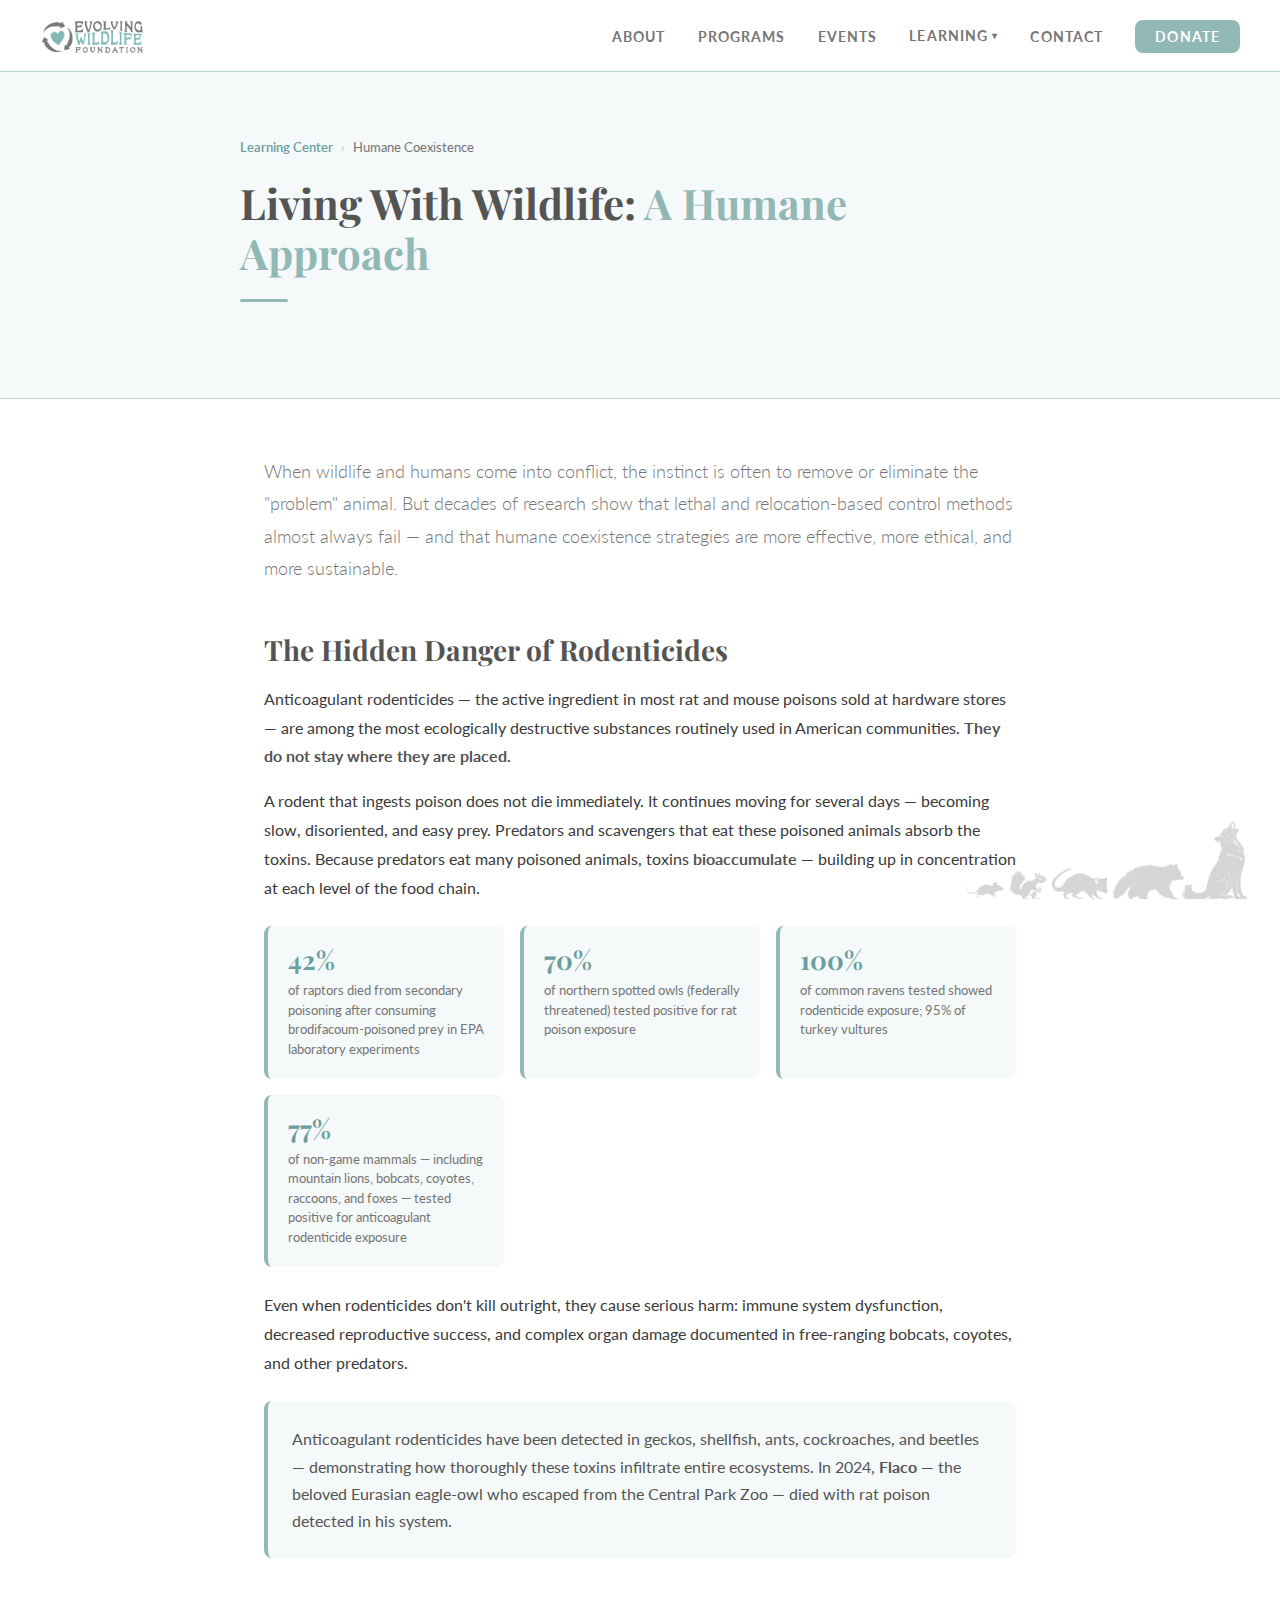
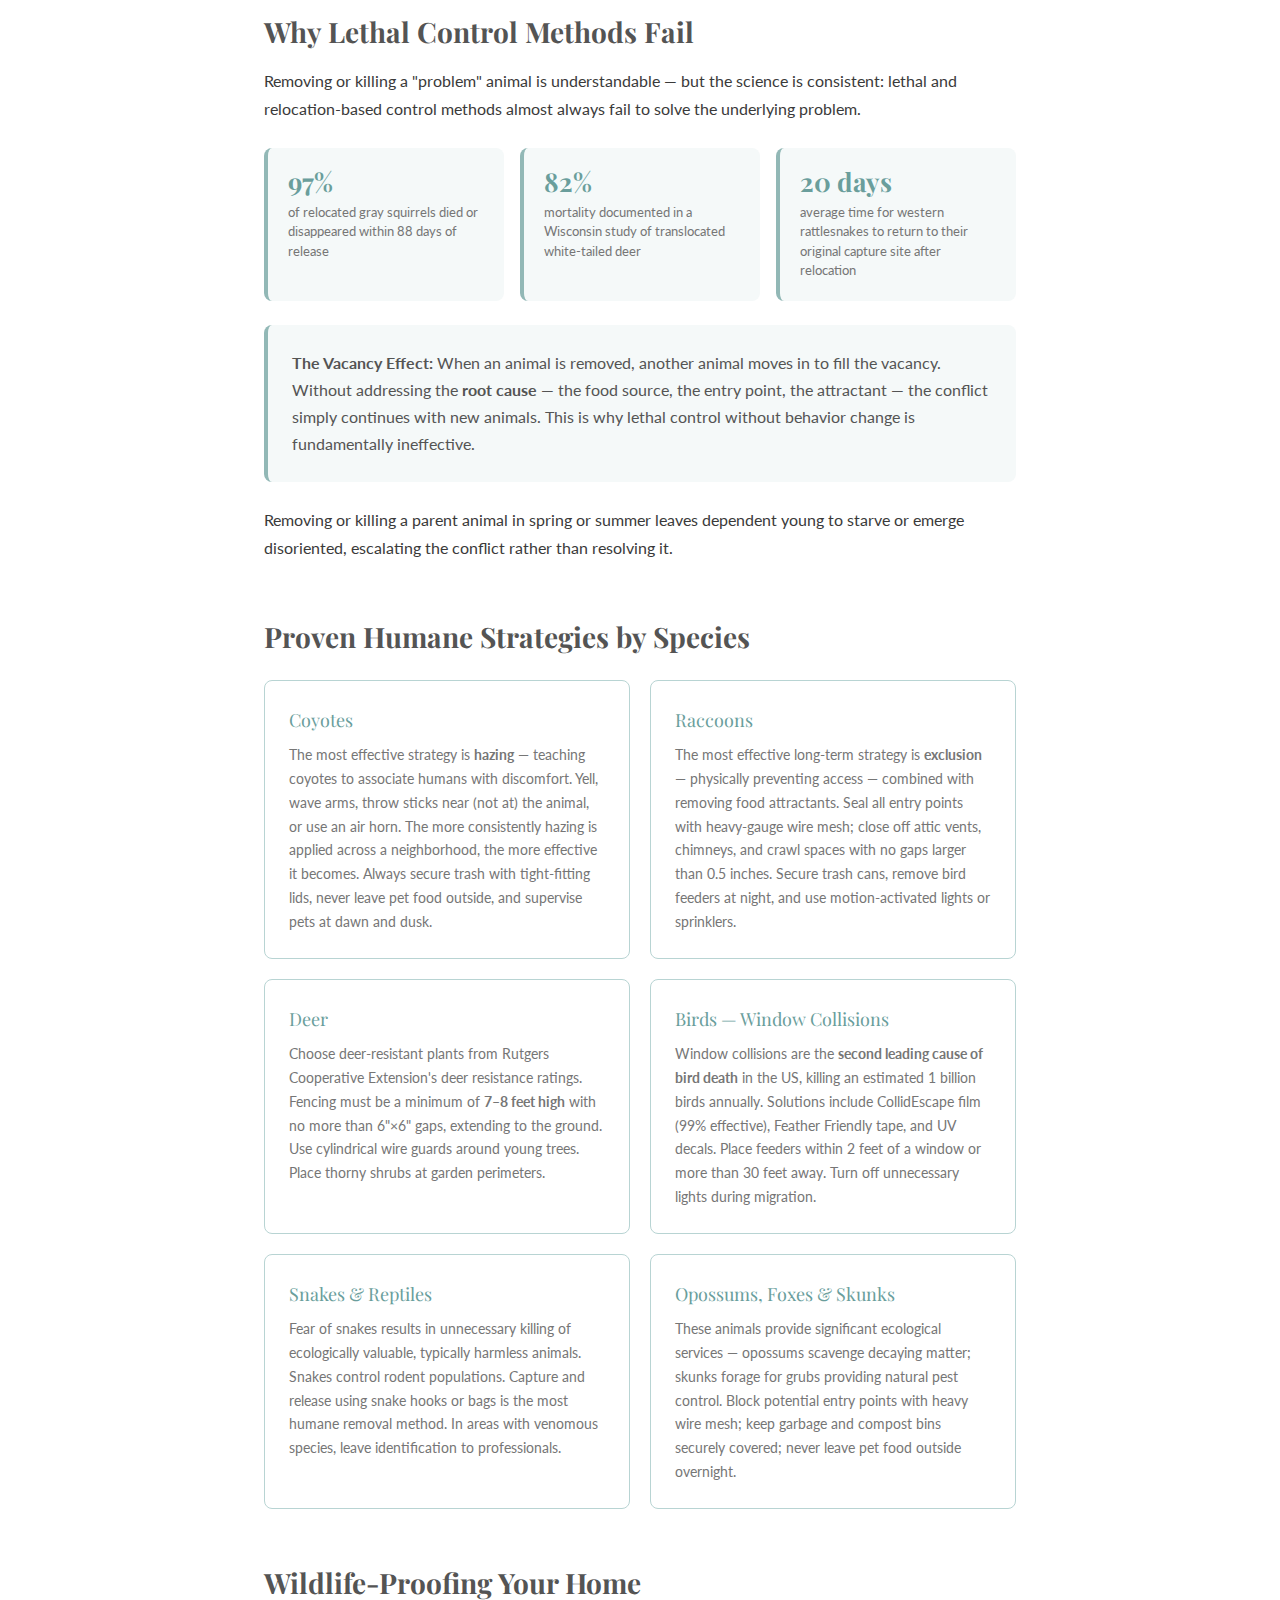
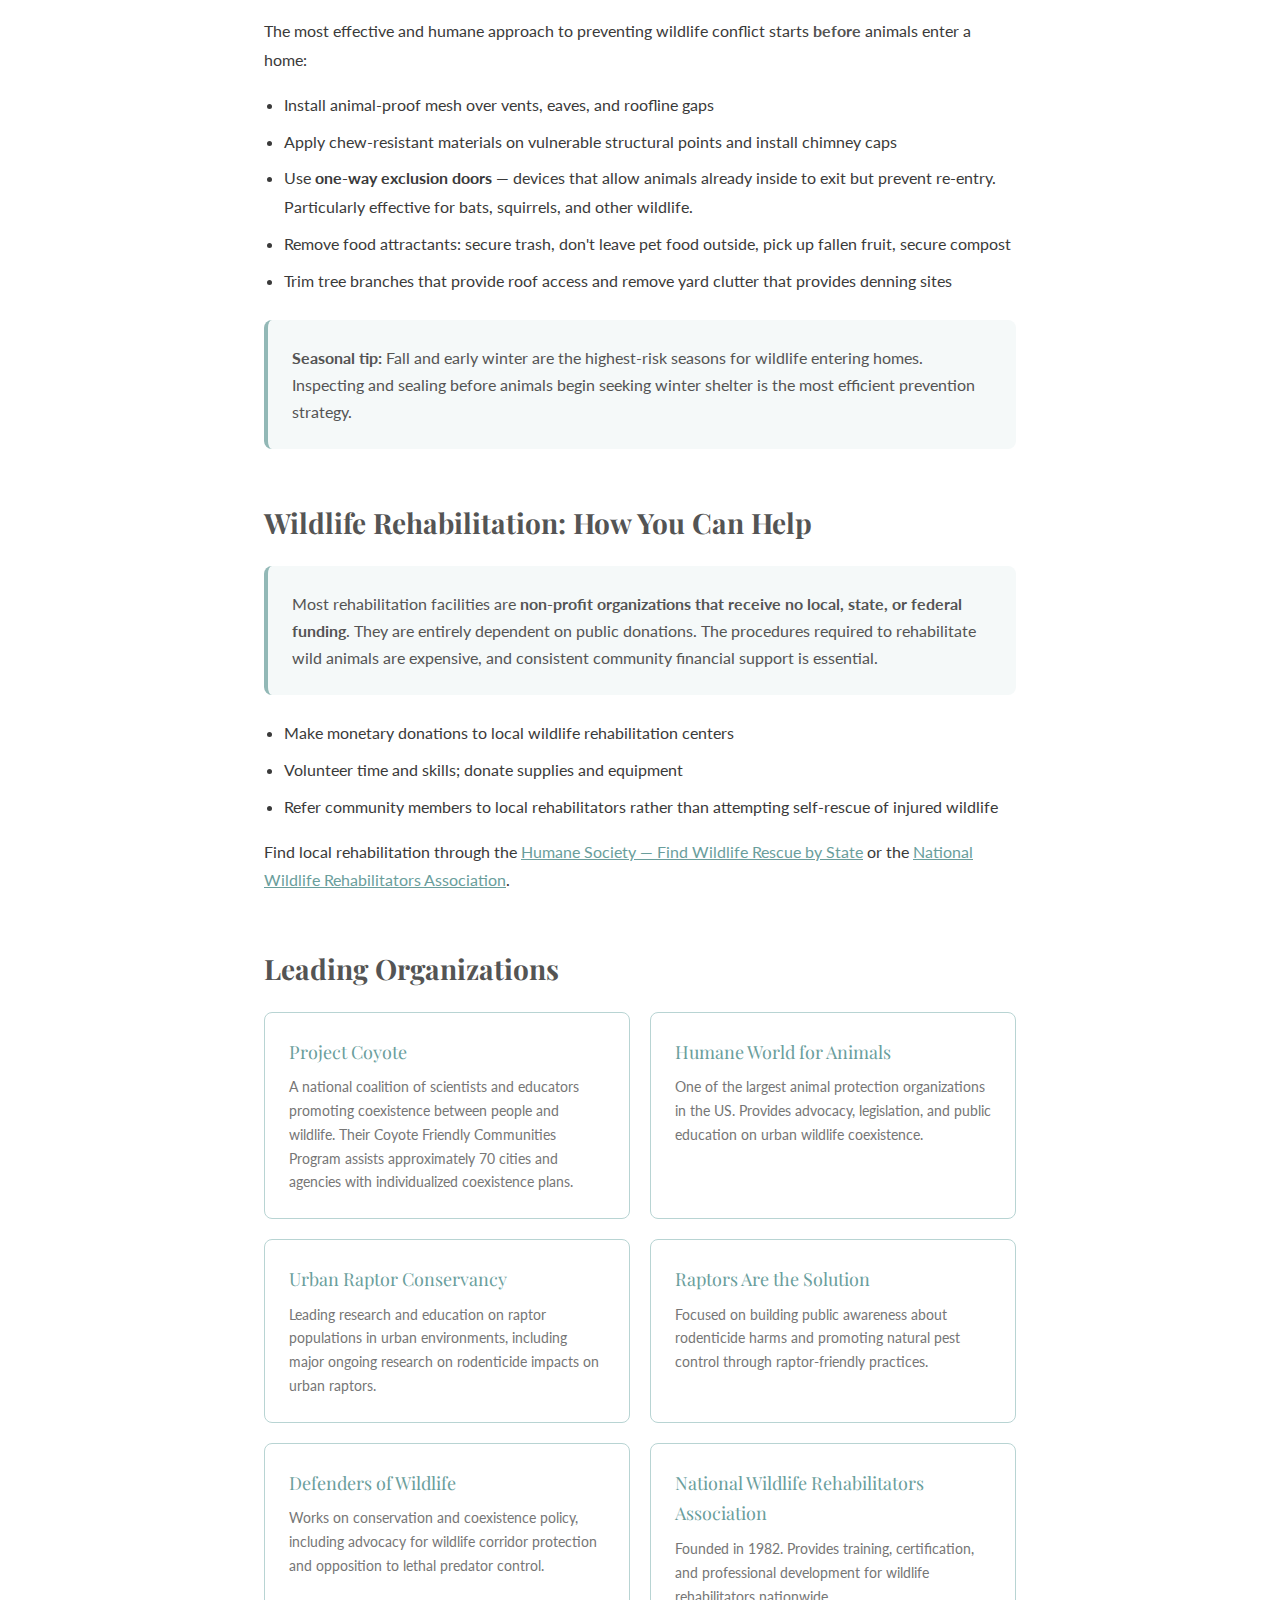
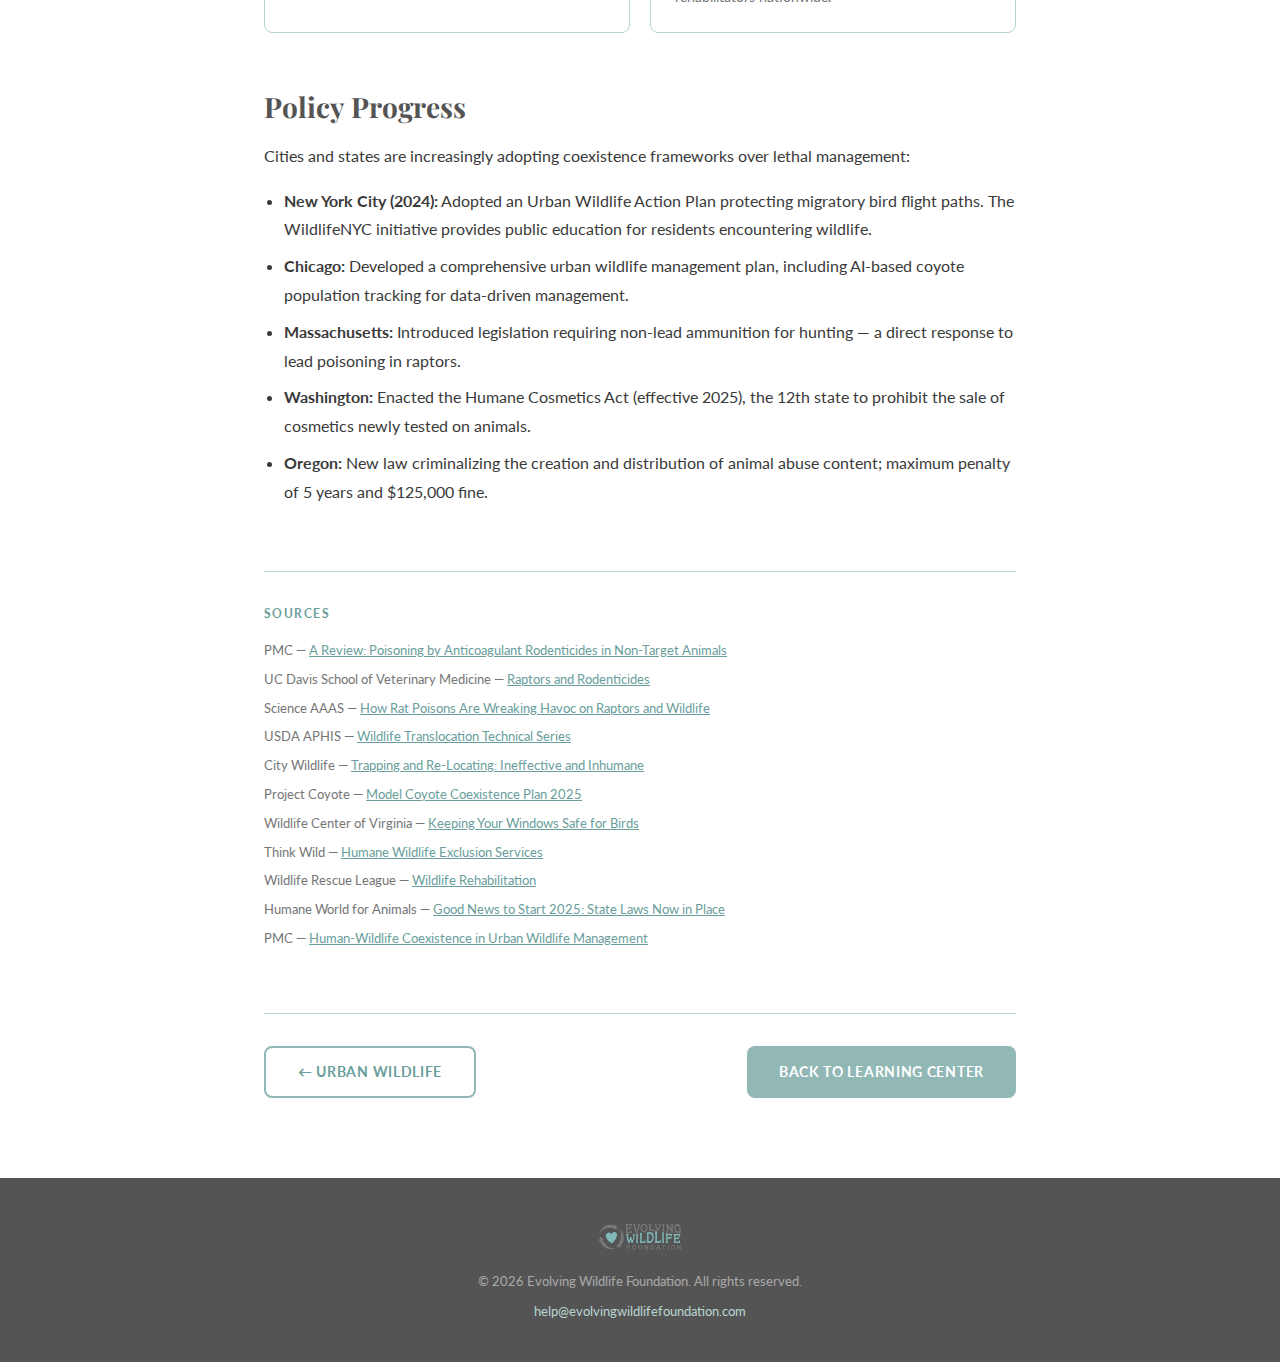
<file: learning/humane-coexistence.html>
<!DOCTYPE html>
<html lang="en">
<head>
  <meta charset="UTF-8" />
  <meta name="viewport" content="width=device-width, initial-scale=1.0" />
  <title>Humane Coexistence — Evolving Wildlife Foundation</title>
  <link href="https://fonts.googleapis.com/css2?family=Playfair+Display:wght@400;700&family=Lato:wght@300;400;700&display=swap" rel="stylesheet" />
  <link rel="stylesheet" href="/css/style.css" />
</head>
<body>

  <!-- ── NAVBAR ── -->
  <nav class="nav">
    <a class="nav-logo" href="/"><img src="/EW Logo Horiz C.png" alt="Evolving Wildlife Foundation" /></a>
    <ul class="nav-links">
      <li><a href="/#about"    class="nav-link">About</a></li>
      <li><a href="/#programs" class="nav-link">Programs</a></li>
      <li><a href="/#events"   class="nav-link">Events</a></li>
      <li class="nav-dropdown">
        <a href="/learning/" class="nav-link nav-dropdown-trigger">Learning <span class="nav-dropdown-caret">▾</span></a>
        <ul class="nav-dropdown-menu">
          <li><a href="/learning/"                        class="nav-dropdown-item">Learning Center</a></li>
          <li><a href="/learning/habitat-loss.html"       class="nav-dropdown-item">Habitat Loss</a></li>
          <li><a href="/learning/urban-wildlife.html"     class="nav-dropdown-item">Urban Wildlife</a></li>
          <li><a href="/learning/humane-coexistence.html" class="nav-dropdown-item">Humane Coexistence</a></li>
        </ul>
      </li>
      <li><a href="/#contact" class="nav-link">Contact</a></li>
      <li><a href="/#donate"  class="nav-link nav-cta">Donate</a></li>
    </ul>
    <button id="hamburger" class="hamburger" aria-label="Toggle navigation" aria-expanded="false" aria-controls="nav-drawer">
      <span></span><span></span><span></span>
    </button>
  </nav>
  <ul id="nav-drawer" class="nav-drawer" role="menu">
    <li><a href="/#about"    class="drawer-link">About</a></li>
    <li><a href="/#programs" class="drawer-link">Programs</a></li>
    <li><a href="/#events"   class="drawer-link">Events</a></li>
    <li class="no-border"><span class="drawer-group-label">Learning</span></li>
    <li class="no-border"><a href="/learning/"                        class="drawer-sub-link">Learning Center</a></li>
    <li class="no-border"><a href="/learning/habitat-loss.html"       class="drawer-sub-link">Habitat Loss</a></li>
    <li class="no-border"><a href="/learning/urban-wildlife.html"     class="drawer-sub-link">Urban Wildlife</a></li>
    <li><a href="/learning/humane-coexistence.html" class="drawer-sub-link">Humane Coexistence</a></li>
    <li><a href="/#contact" class="drawer-link">Contact</a></li>
    <li><a href="/#donate"  class="drawer-link">Donate</a></li>
  </ul>

  <!-- ── ARTICLE ── -->
  <main class="article-page">
    <div class="article-hero">
      <div class="article-hero-inner">
        <p class="breadcrumb"><a href="/learning/">Learning Center</a><span>›</span>Humane Coexistence</p>
        <h1 class="section-title">Living With Wildlife: <span>A Humane Approach</span></h1>
        <div class="divider"></div>
      </div>
    </div>

    <div class="article-body">
      <p class="article-intro">
        When wildlife and humans come into conflict, the instinct is often to remove or eliminate the "problem" animal. But decades of research show that lethal and relocation-based control methods almost always fail — and that humane coexistence strategies are more effective, more ethical, and more sustainable.
      </p>

      <!-- Section 1 -->
      <div class="article-section">
        <h2 class="article-section-title">The Hidden Danger of Rodenticides</h2>
        <p class="article-text">Anticoagulant rodenticides — the active ingredient in most rat and mouse poisons sold at hardware stores — are among the most ecologically destructive substances routinely used in American communities. <strong>They do not stay where they are placed.</strong></p>
        <p class="article-text">A rodent that ingests poison does not die immediately. It continues moving for several days — becoming slow, disoriented, and easy prey. Predators and scavengers that eat these poisoned animals absorb the toxins. Because predators eat many poisoned animals, toxins <strong>bioaccumulate</strong> — building up in concentration at each level of the food chain.</p>
        <div class="stat-grid">
          <div class="stat-card"><div class="stat-number">42%</div><div class="stat-label">of raptors died from secondary poisoning after consuming brodifacoum-poisoned prey in EPA laboratory experiments</div></div>
          <div class="stat-card"><div class="stat-number">70%</div><div class="stat-label">of northern spotted owls (federally threatened) tested positive for rat poison exposure</div></div>
          <div class="stat-card"><div class="stat-number">100%</div><div class="stat-label">of common ravens tested showed rodenticide exposure; 95% of turkey vultures</div></div>
          <div class="stat-card"><div class="stat-number">77%</div><div class="stat-label">of non-game mammals — including mountain lions, bobcats, coyotes, raccoons, and foxes — tested positive for anticoagulant rodenticide exposure</div></div>
        </div>
        <p class="article-text">Even when rodenticides don't kill outright, they cause serious harm: immune system dysfunction, decreased reproductive success, and complex organ damage documented in free-ranging bobcats, coyotes, and other predators.</p>
        <div class="callout">
          <p>Anticoagulant rodenticides have been detected in geckos, shellfish, ants, cockroaches, and beetles — demonstrating how thoroughly these toxins infiltrate entire ecosystems. In 2024, <strong>Flaco</strong> — the beloved Eurasian eagle-owl who escaped from the Central Park Zoo — died with rat poison detected in his system.</p>
        </div>
      </div>

      <!-- Section 2 -->
      <div class="article-section">
        <h2 class="article-section-title">Why Lethal Control Methods Fail</h2>
        <p class="article-text">Removing or killing a "problem" animal is understandable — but the science is consistent: lethal and relocation-based control methods almost always fail to solve the underlying problem.</p>
        <div class="stat-grid">
          <div class="stat-card"><div class="stat-number">97%</div><div class="stat-label">of relocated gray squirrels died or disappeared within 88 days of release</div></div>
          <div class="stat-card"><div class="stat-number">82%</div><div class="stat-label">mortality documented in a Wisconsin study of translocated white-tailed deer</div></div>
          <div class="stat-card"><div class="stat-number">20 days</div><div class="stat-label">average time for western rattlesnakes to return to their original capture site after relocation</div></div>
        </div>
        <div class="callout">
          <p><strong>The Vacancy Effect:</strong> When an animal is removed, another animal moves in to fill the vacancy. Without addressing the <strong>root cause</strong> — the food source, the entry point, the attractant — the conflict simply continues with new animals. This is why lethal control without behavior change is fundamentally ineffective.</p>
        </div>
        <p class="article-text">Removing or killing a parent animal in spring or summer leaves dependent young to starve or emerge disoriented, escalating the conflict rather than resolving it.</p>
      </div>

      <!-- Section 3 -->
      <div class="article-section">
        <h2 class="article-section-title">Proven Humane Strategies by Species</h2>
        <div class="species-grid">
          <div class="species-card"><div class="species-name">Coyotes</div><p class="species-body">The most effective strategy is <strong>hazing</strong> — teaching coyotes to associate humans with discomfort. Yell, wave arms, throw sticks near (not at) the animal, or use an air horn. The more consistently hazing is applied across a neighborhood, the more effective it becomes. Always secure trash with tight-fitting lids, never leave pet food outside, and supervise pets at dawn and dusk.</p></div>
          <div class="species-card"><div class="species-name">Raccoons</div><p class="species-body">The most effective long-term strategy is <strong>exclusion</strong> — physically preventing access — combined with removing food attractants. Seal all entry points with heavy-gauge wire mesh; close off attic vents, chimneys, and crawl spaces with no gaps larger than 0.5 inches. Secure trash cans, remove bird feeders at night, and use motion-activated lights or sprinklers.</p></div>
          <div class="species-card"><div class="species-name">Deer</div><p class="species-body">Choose deer-resistant plants from Rutgers Cooperative Extension's deer resistance ratings. Fencing must be a minimum of <strong>7–8 feet high</strong> with no more than 6"×6" gaps, extending to the ground. Use cylindrical wire guards around young trees. Place thorny shrubs at garden perimeters.</p></div>
          <div class="species-card"><div class="species-name">Birds — Window Collisions</div><p class="species-body">Window collisions are the <strong>second leading cause of bird death</strong> in the US, killing an estimated 1 billion birds annually. Solutions include CollidEscape film (99% effective), Feather Friendly tape, and UV decals. Place feeders within 2 feet of a window or more than 30 feet away. Turn off unnecessary lights during migration.</p></div>
          <div class="species-card"><div class="species-name">Snakes &amp; Reptiles</div><p class="species-body">Fear of snakes results in unnecessary killing of ecologically valuable, typically harmless animals. Snakes control rodent populations. Capture and release using snake hooks or bags is the most humane removal method. In areas with venomous species, leave identification to professionals.</p></div>
          <div class="species-card"><div class="species-name">Opossums, Foxes &amp; Skunks</div><p class="species-body">These animals provide significant ecological services — opossums scavenge decaying matter; skunks forage for grubs providing natural pest control. Block potential entry points with heavy wire mesh; keep garbage and compost bins securely covered; never leave pet food outside overnight.</p></div>
        </div>
      </div>

      <!-- Section 4 -->
      <div class="article-section">
        <h2 class="article-section-title">Wildlife-Proofing Your Home</h2>
        <p class="article-text">The most effective and humane approach to preventing wildlife conflict starts <strong>before</strong> animals enter a home:</p>
        <ul class="article-list">
          <li>Install animal-proof mesh over vents, eaves, and roofline gaps</li>
          <li>Apply chew-resistant materials on vulnerable structural points and install chimney caps</li>
          <li>Use <strong>one-way exclusion doors</strong> — devices that allow animals already inside to exit but prevent re-entry. Particularly effective for bats, squirrels, and other wildlife.</li>
          <li>Remove food attractants: secure trash, don't leave pet food outside, pick up fallen fruit, secure compost</li>
          <li>Trim tree branches that provide roof access and remove yard clutter that provides denning sites</li>
        </ul>
        <div class="callout">
          <p><strong>Seasonal tip:</strong> Fall and early winter are the highest-risk seasons for wildlife entering homes. Inspecting and sealing before animals begin seeking winter shelter is the most efficient prevention strategy.</p>
        </div>
      </div>

      <!-- Section 5 -->
      <div class="article-section">
        <h2 class="article-section-title">Wildlife Rehabilitation: How You Can Help</h2>
        <div class="callout">
          <p>Most rehabilitation facilities are <strong>non-profit organizations that receive no local, state, or federal funding</strong>. They are entirely dependent on public donations. The procedures required to rehabilitate wild animals are expensive, and consistent community financial support is essential.</p>
        </div>
        <ul class="article-list">
          <li>Make monetary donations to local wildlife rehabilitation centers</li>
          <li>Volunteer time and skills; donate supplies and equipment</li>
          <li>Refer community members to local rehabilitators rather than attempting self-rescue of injured wildlife</li>
        </ul>
        <p class="article-text">Find local rehabilitation through the <a href="https://www.humaneworld.org/en/resources/find-wildlife-rescue-and" target="_blank" rel="noopener noreferrer" style="color:var(--color-teal-dark);text-decoration:underline;">Humane Society — Find Wildlife Rescue by State</a> or the <a href="https://www.nwrawildlife.org/" target="_blank" rel="noopener noreferrer" style="color:var(--color-teal-dark);text-decoration:underline;">National Wildlife Rehabilitators Association</a>.</p>
      </div>

      <!-- Section 6 -->
      <div class="article-section">
        <h2 class="article-section-title">Leading Organizations</h2>
        <div class="species-grid">
          <div class="species-card"><div class="species-name"><a href="https://projectcoyote.org" target="_blank" rel="noopener noreferrer">Project Coyote</a></div><p class="species-body">A national coalition of scientists and educators promoting coexistence between people and wildlife. Their Coyote Friendly Communities Program assists approximately 70 cities and agencies with individualized coexistence plans.</p></div>
          <div class="species-card"><div class="species-name"><a href="https://www.humaneworld.org" target="_blank" rel="noopener noreferrer">Humane World for Animals</a></div><p class="species-body">One of the largest animal protection organizations in the US. Provides advocacy, legislation, and public education on urban wildlife coexistence.</p></div>
          <div class="species-card"><div class="species-name"><a href="https://urbanraptor.org" target="_blank" rel="noopener noreferrer">Urban Raptor Conservancy</a></div><p class="species-body">Leading research and education on raptor populations in urban environments, including major ongoing research on rodenticide impacts on urban raptors.</p></div>
          <div class="species-card"><div class="species-name"><a href="https://raptorsarethesolution.org" target="_blank" rel="noopener noreferrer">Raptors Are the Solution</a></div><p class="species-body">Focused on building public awareness about rodenticide harms and promoting natural pest control through raptor-friendly practices.</p></div>
          <div class="species-card"><div class="species-name"><a href="https://defenders.org" target="_blank" rel="noopener noreferrer">Defenders of Wildlife</a></div><p class="species-body">Works on conservation and coexistence policy, including advocacy for wildlife corridor protection and opposition to lethal predator control.</p></div>
          <div class="species-card"><div class="species-name"><a href="https://www.nwrawildlife.org" target="_blank" rel="noopener noreferrer">National Wildlife Rehabilitators Association</a></div><p class="species-body">Founded in 1982. Provides training, certification, and professional development for wildlife rehabilitators nationwide.</p></div>
        </div>
      </div>

      <!-- Section 7 -->
      <div class="article-section">
        <h2 class="article-section-title">Policy Progress</h2>
        <p class="article-text">Cities and states are increasingly adopting coexistence frameworks over lethal management:</p>
        <ul class="article-list">
          <li><strong>New York City (2024):</strong> Adopted an Urban Wildlife Action Plan protecting migratory bird flight paths. The WildlifeNYC initiative provides public education for residents encountering wildlife.</li>
          <li><strong>Chicago:</strong> Developed a comprehensive urban wildlife management plan, including AI-based coyote population tracking for data-driven management.</li>
          <li><strong>Massachusetts:</strong> Introduced legislation requiring non-lead ammunition for hunting — a direct response to lead poisoning in raptors.</li>
          <li><strong>Washington:</strong> Enacted the Humane Cosmetics Act (effective 2025), the 12th state to prohibit the sale of cosmetics newly tested on animals.</li>
          <li><strong>Oregon:</strong> New law criminalizing the creation and distribution of animal abuse content; maximum penalty of 5 years and $125,000 fine.</li>
        </ul>
      </div>

      <!-- Sources -->
      <div class="sources">
        <p class="sources-title">Sources</p>
        <ul class="sources-list">
          <li>PMC — <a href="https://pmc.ncbi.nlm.nih.gov/articles/PMC6395208/" target="_blank" rel="noopener noreferrer">A Review: Poisoning by Anticoagulant Rodenticides in Non-Target Animals</a></li>
          <li>UC Davis School of Veterinary Medicine — <a href="https://healthtopics.vetmed.ucdavis.edu/health-topics/raptors-and-rodenticides" target="_blank" rel="noopener noreferrer">Raptors and Rodenticides</a></li>
          <li>Science AAAS — <a href="https://www.science.org/content/article/really-scary-rat-poisons-wreaking-havoc-raptors-wildlife" target="_blank" rel="noopener noreferrer">How Rat Poisons Are Wreaking Havoc on Raptors and Wildlife</a></li>
          <li>USDA APHIS — <a href="https://www.aphis.usda.gov/sites/default/files/Wildlife-Translocation-WDM-Technical-Series.pdf" target="_blank" rel="noopener noreferrer">Wildlife Translocation Technical Series</a></li>
          <li>City Wildlife — <a href="https://citywildlife.org/trapping-and-re-locating-ineffective-and-inhumane/" target="_blank" rel="noopener noreferrer">Trapping and Re-Locating: Ineffective and Inhumane</a></li>
          <li>Project Coyote — <a href="https://projectcoyote.org/wp-content/uploads/2025/01/Model-Coyote-Coexistence-Plan.pdf" target="_blank" rel="noopener noreferrer">Model Coyote Coexistence Plan 2025</a></li>
          <li>Wildlife Center of Virginia — <a href="https://www.wildlifecenter.org/windows-safe" target="_blank" rel="noopener noreferrer">Keeping Your Windows Safe for Birds</a></li>
          <li>Think Wild — <a href="https://www.thinkwildco.org/humane-wildlife-exclusion/" target="_blank" rel="noopener noreferrer">Humane Wildlife Exclusion Services</a></li>
          <li>Wildlife Rescue League — <a href="https://www.wildliferescueleague.org/rehabilitation/" target="_blank" rel="noopener noreferrer">Wildlife Rehabilitation</a></li>
          <li>Humane World for Animals — <a href="https://www.humaneworld.org/en/blog/good-news-to-start-2025" target="_blank" rel="noopener noreferrer">Good News to Start 2025: State Laws Now in Place</a></li>
          <li>PMC — <a href="https://pmc.ncbi.nlm.nih.gov/articles/PMC7693677/" target="_blank" rel="noopener noreferrer">Human-Wildlife Coexistence in Urban Wildlife Management</a></li>
        </ul>
      </div>

      <!-- Article nav -->
      <div class="article-nav">
        <a href="/learning/urban-wildlife.html" class="btn-secondary">← Urban Wildlife</a>
        <a href="/learning/" class="btn-primary">Back to Learning Center</a>
      </div>
    </div>
  </main>

  <footer>
    <img src="/EW Logo Horiz C.png" alt="Evolving Wildlife Foundation" class="footer-logo" />
    <p>&copy; 2026 Evolving Wildlife Foundation. All rights reserved.</p>
    <p><a href="mailto:help@evolvingwildlifefoundation.com">help@evolvingwildlifefoundation.com</a></p>
  </footer>
  <img src="/Evolving_Wildlife_Banner_transparent.png" alt="" class="wildlife-banner" aria-hidden="true" />
  <script src="/js/main.js"></script>
</body>
</html>
</file>
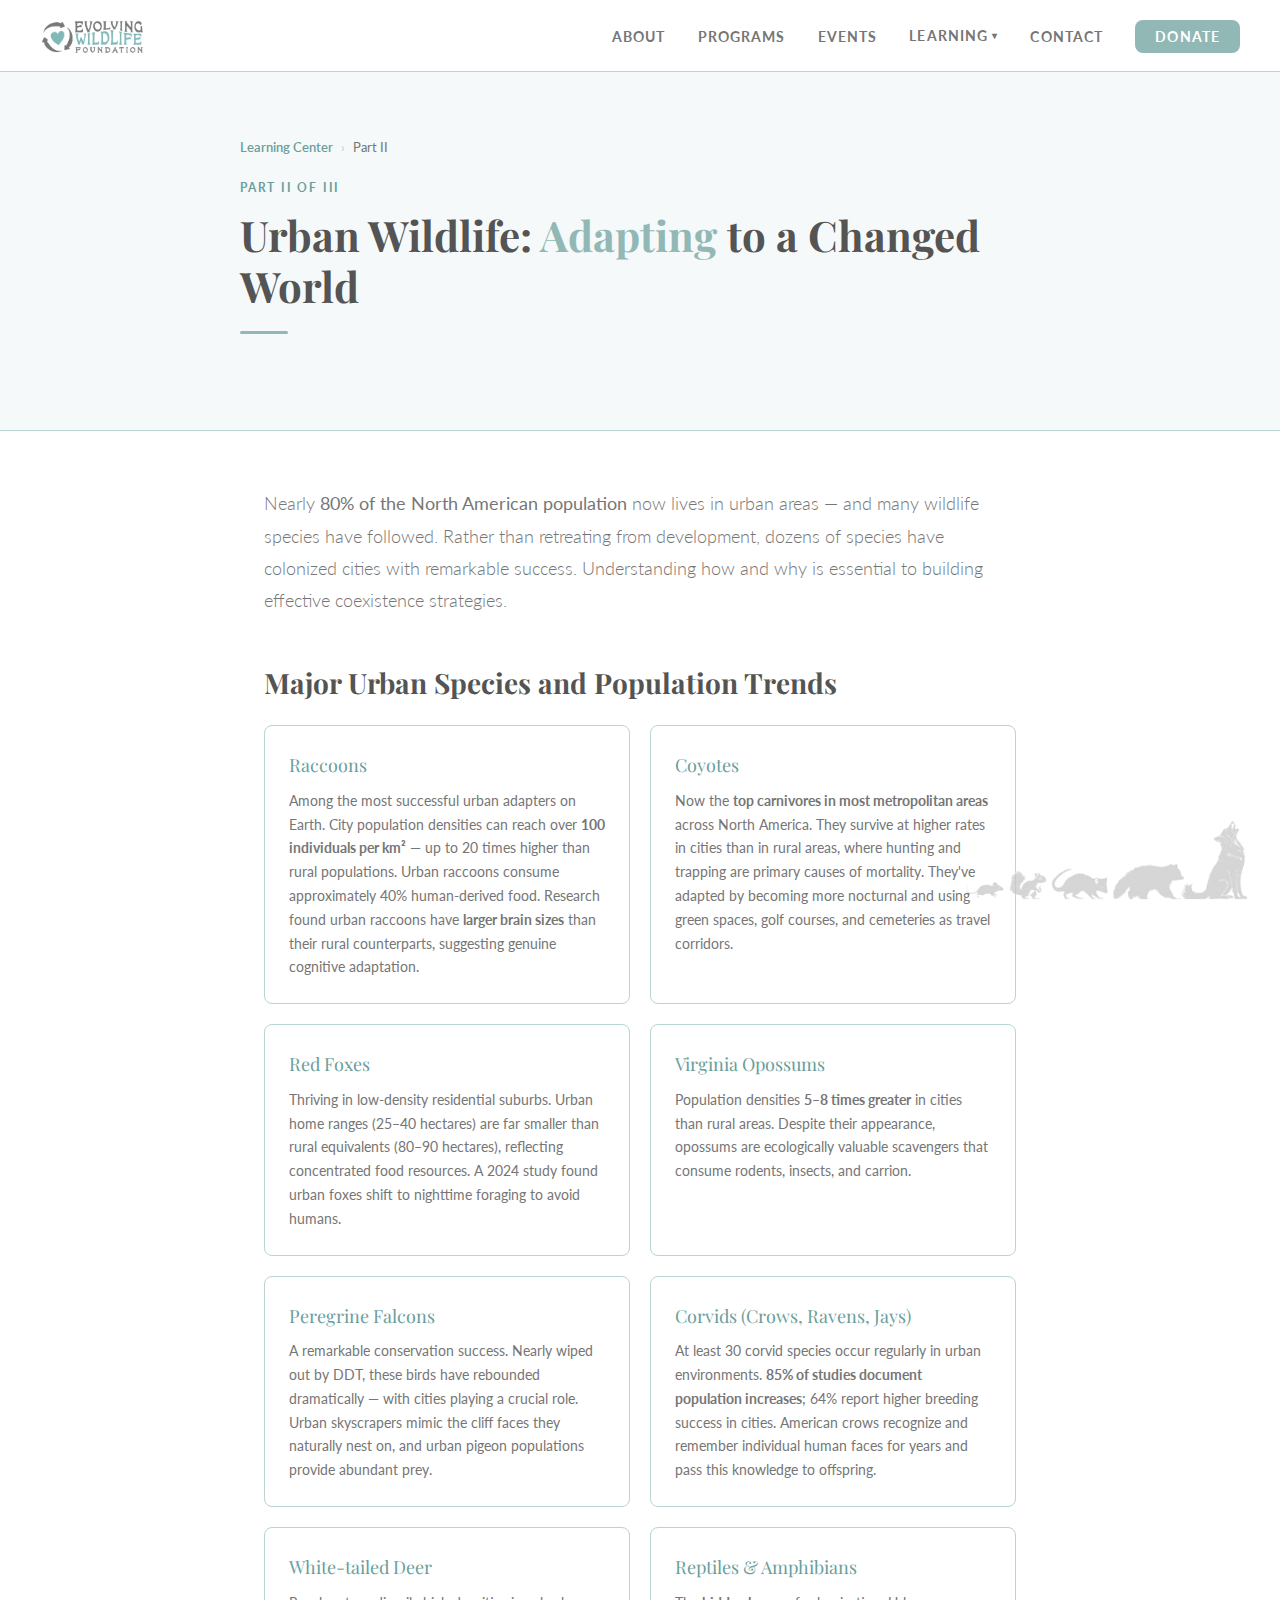
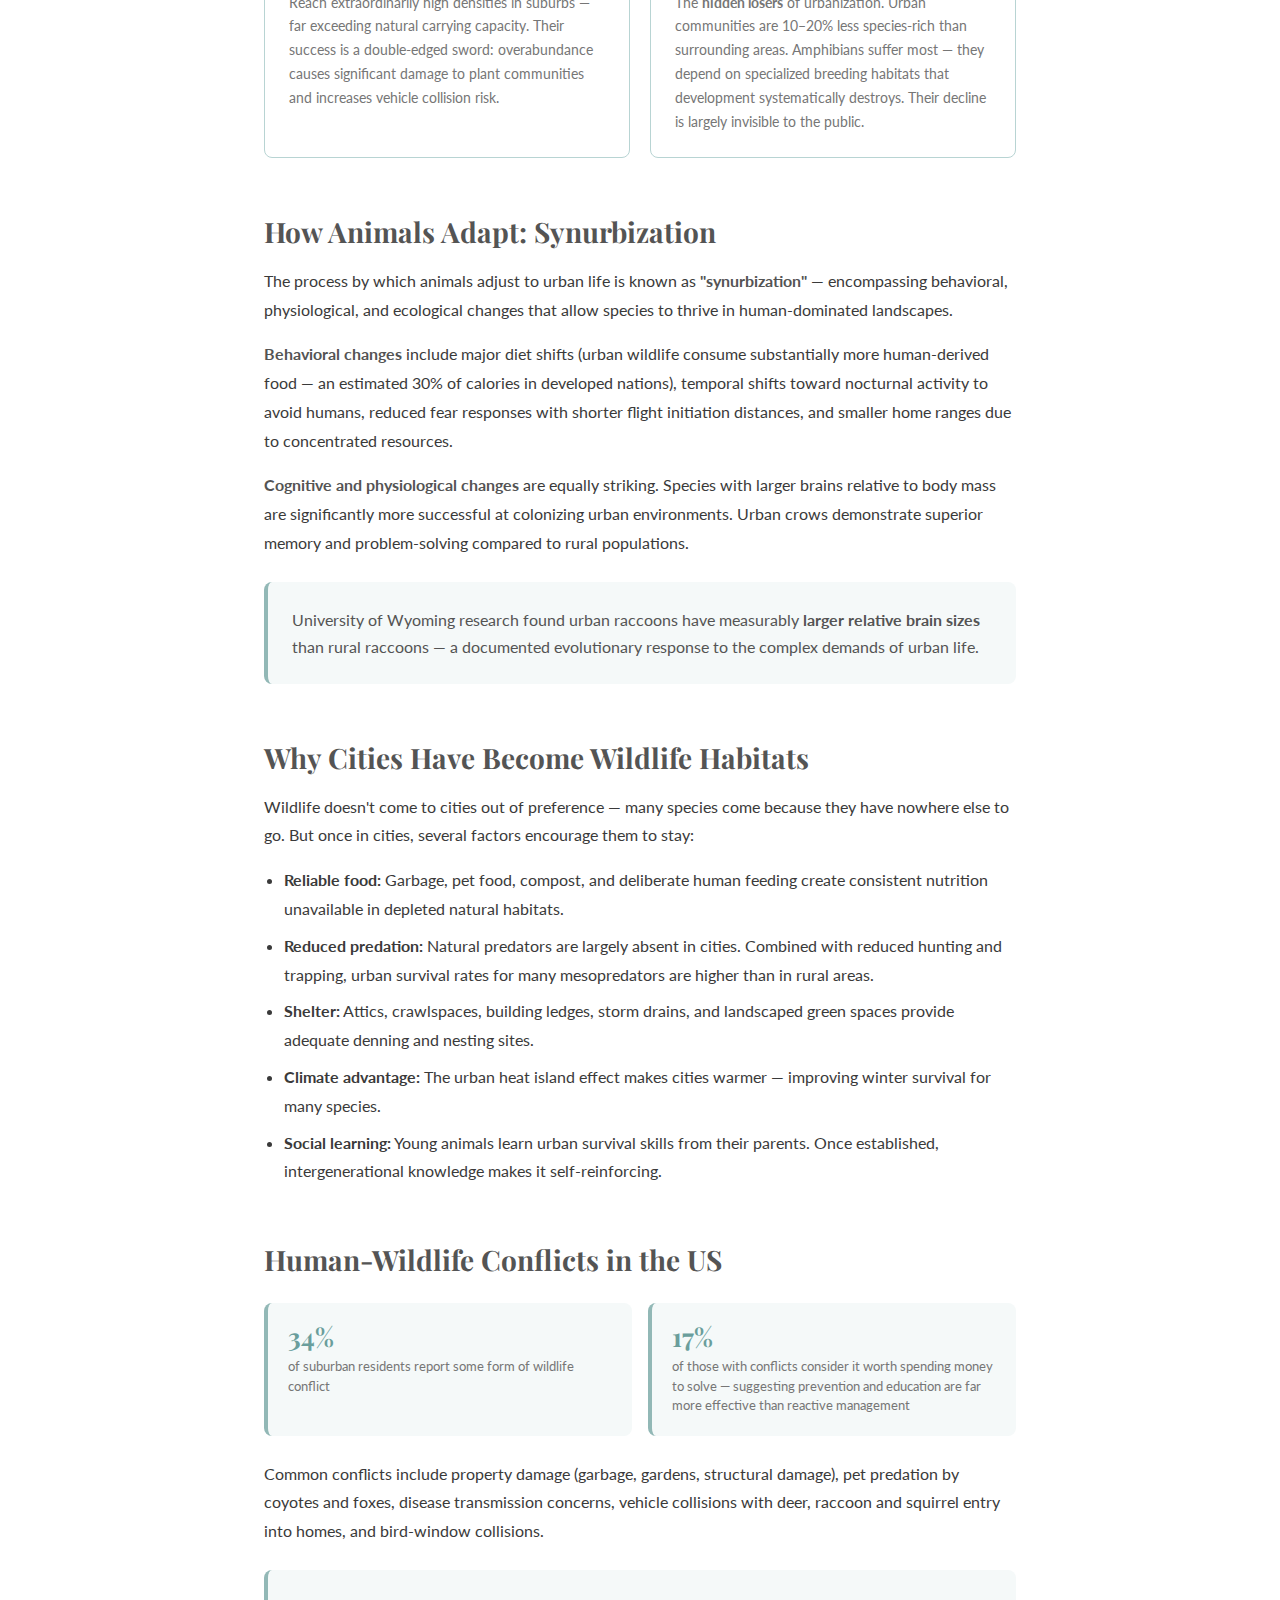
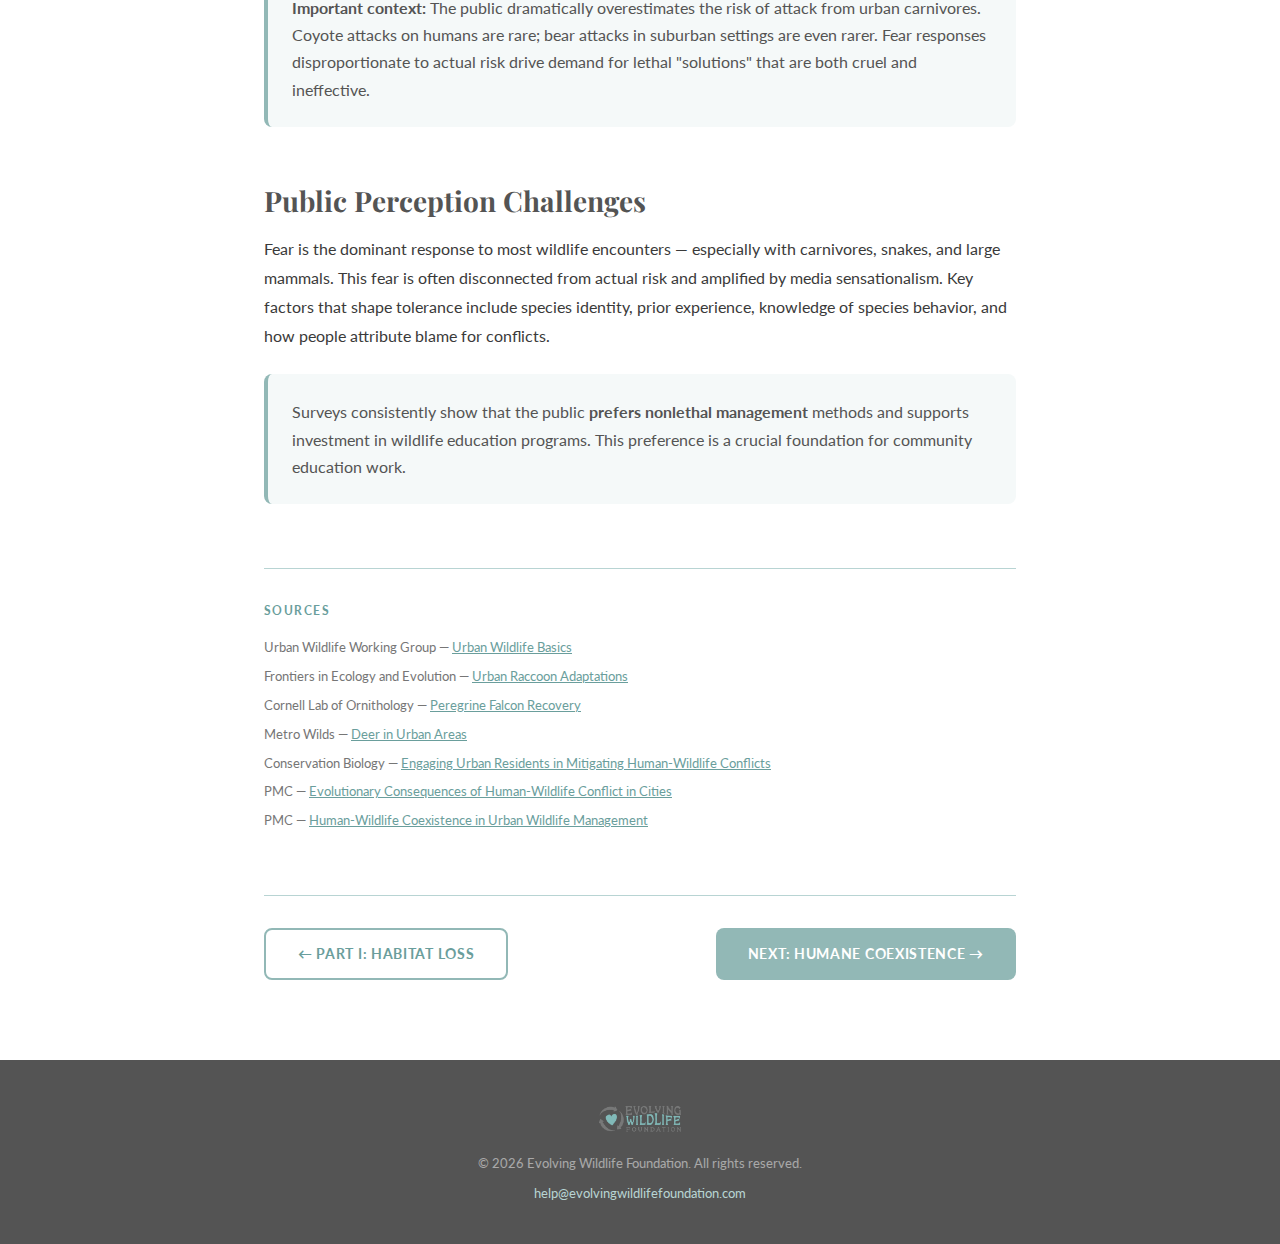
<file: learning/urban-wildlife.html>
<!DOCTYPE html>
<html lang="en">
<head>
  <meta charset="UTF-8" />
  <meta name="viewport" content="width=device-width, initial-scale=1.0" />
  <title>Urban Wildlife — Evolving Wildlife Foundation</title>
  <link href="https://fonts.googleapis.com/css2?family=Playfair+Display:wght@400;700&family=Lato:wght@300;400;700&display=swap" rel="stylesheet" />
  <link rel="stylesheet" href="/css/style.css" />
</head>
<body>

  <!-- ── NAVBAR ── -->
  <nav class="nav">
    <a class="nav-logo" href="/"><img src="/EW Logo Horiz C.png" alt="Evolving Wildlife Foundation" /></a>
    <ul class="nav-links">
      <li><a href="/#about"    class="nav-link">About</a></li>
      <li><a href="/#programs" class="nav-link">Programs</a></li>
      <li><a href="/#events"   class="nav-link">Events</a></li>
      <li class="nav-dropdown">
        <a href="/learning/" class="nav-link nav-dropdown-trigger">Learning <span class="nav-dropdown-caret">▾</span></a>
        <ul class="nav-dropdown-menu">
          <li><a href="/learning/"                        class="nav-dropdown-item">Learning Center</a></li>
          <li><a href="/learning/habitat-loss.html"       class="nav-dropdown-item">Habitat Loss</a></li>
          <li><a href="/learning/urban-wildlife.html"     class="nav-dropdown-item">Urban Wildlife</a></li>
          <li><a href="/learning/humane-coexistence.html" class="nav-dropdown-item">Humane Coexistence</a></li>
        </ul>
      </li>
      <li><a href="/#contact" class="nav-link">Contact</a></li>
      <li><a href="/#donate"  class="nav-link nav-cta">Donate</a></li>
    </ul>
    <button id="hamburger" class="hamburger" aria-label="Toggle navigation" aria-expanded="false" aria-controls="nav-drawer">
      <span></span><span></span><span></span>
    </button>
  </nav>
  <ul id="nav-drawer" class="nav-drawer" role="menu">
    <li><a href="/#about"    class="drawer-link">About</a></li>
    <li><a href="/#programs" class="drawer-link">Programs</a></li>
    <li><a href="/#events"   class="drawer-link">Events</a></li>
    <li class="no-border"><span class="drawer-group-label">Learning</span></li>
    <li class="no-border"><a href="/learning/"                        class="drawer-sub-link">Learning Center</a></li>
    <li class="no-border"><a href="/learning/habitat-loss.html"       class="drawer-sub-link">Habitat Loss</a></li>
    <li class="no-border"><a href="/learning/urban-wildlife.html"     class="drawer-sub-link">Urban Wildlife</a></li>
    <li><a href="/learning/humane-coexistence.html" class="drawer-sub-link">Humane Coexistence</a></li>
    <li><a href="/#contact" class="drawer-link">Contact</a></li>
    <li><a href="/#donate"  class="drawer-link">Donate</a></li>
  </ul>

  <!-- ── ARTICLE ── -->
  <main class="article-page">
    <div class="article-hero">
      <div class="article-hero-inner">
        <p class="breadcrumb"><a href="/learning/">Learning Center</a><span>›</span>Part II</p>
        <p class="section-eyebrow">Part II of III</p>
        <h1 class="section-title">Urban Wildlife: <span>Adapting</span> to a Changed World</h1>
        <div class="divider"></div>
      </div>
    </div>

    <div class="article-body">
      <p class="article-intro">
        Nearly <strong>80% of the North American population</strong> now lives in urban areas — and many wildlife species have followed. Rather than retreating from development, dozens of species have colonized cities with remarkable success. Understanding how and why is essential to building effective coexistence strategies.
      </p>

      <!-- Section 1 -->
      <div class="article-section">
        <h2 class="article-section-title">Major Urban Species and Population Trends</h2>
        <div class="species-grid">
          <div class="species-card"><div class="species-name">Raccoons</div><p class="species-body">Among the most successful urban adapters on Earth. City population densities can reach over <strong>100 individuals per km²</strong> — up to 20 times higher than rural populations. Urban raccoons consume approximately 40% human-derived food. Research found urban raccoons have <strong>larger brain sizes</strong> than their rural counterparts, suggesting genuine cognitive adaptation.</p></div>
          <div class="species-card"><div class="species-name">Coyotes</div><p class="species-body">Now the <strong>top carnivores in most metropolitan areas</strong> across North America. They survive at higher rates in cities than in rural areas, where hunting and trapping are primary causes of mortality. They've adapted by becoming more nocturnal and using green spaces, golf courses, and cemeteries as travel corridors.</p></div>
          <div class="species-card"><div class="species-name">Red Foxes</div><p class="species-body">Thriving in low-density residential suburbs. Urban home ranges (25–40 hectares) are far smaller than rural equivalents (80–90 hectares), reflecting concentrated food resources. A 2024 study found urban foxes shift to nighttime foraging to avoid humans.</p></div>
          <div class="species-card"><div class="species-name">Virginia Opossums</div><p class="species-body">Population densities <strong>5–8 times greater</strong> in cities than rural areas. Despite their appearance, opossums are ecologically valuable scavengers that consume rodents, insects, and carrion.</p></div>
          <div class="species-card"><div class="species-name">Peregrine Falcons</div><p class="species-body">A remarkable conservation success. Nearly wiped out by DDT, these birds have rebounded dramatically — with cities playing a crucial role. Urban skyscrapers mimic the cliff faces they naturally nest on, and urban pigeon populations provide abundant prey.</p></div>
          <div class="species-card"><div class="species-name">Corvids (Crows, Ravens, Jays)</div><p class="species-body">At least 30 corvid species occur regularly in urban environments. <strong>85% of studies document population increases</strong>; 64% report higher breeding success in cities. American crows recognize and remember individual human faces for years and pass this knowledge to offspring.</p></div>
          <div class="species-card"><div class="species-name">White-tailed Deer</div><p class="species-body">Reach extraordinarily high densities in suburbs — far exceeding natural carrying capacity. Their success is a double-edged sword: overabundance causes significant damage to plant communities and increases vehicle collision risk.</p></div>
          <div class="species-card"><div class="species-name">Reptiles &amp; Amphibians</div><p class="species-body">The <strong>hidden losers</strong> of urbanization. Urban communities are 10–20% less species-rich than surrounding areas. Amphibians suffer most — they depend on specialized breeding habitats that development systematically destroys. Their decline is largely invisible to the public.</p></div>
        </div>
      </div>

      <!-- Section 2 -->
      <div class="article-section">
        <h2 class="article-section-title">How Animals Adapt: Synurbization</h2>
        <p class="article-text">The process by which animals adjust to urban life is known as <strong>"synurbization"</strong> — encompassing behavioral, physiological, and ecological changes that allow species to thrive in human-dominated landscapes.</p>
        <p class="article-text"><strong>Behavioral changes</strong> include major diet shifts (urban wildlife consume substantially more human-derived food — an estimated 30% of calories in developed nations), temporal shifts toward nocturnal activity to avoid humans, reduced fear responses with shorter flight initiation distances, and smaller home ranges due to concentrated resources.</p>
        <p class="article-text"><strong>Cognitive and physiological changes</strong> are equally striking. Species with larger brains relative to body mass are significantly more successful at colonizing urban environments. Urban crows demonstrate superior memory and problem-solving compared to rural populations.</p>
        <div class="callout">
          <p>University of Wyoming research found urban raccoons have measurably <strong>larger relative brain sizes</strong> than rural raccoons — a documented evolutionary response to the complex demands of urban life.</p>
        </div>
      </div>

      <!-- Section 3 -->
      <div class="article-section">
        <h2 class="article-section-title">Why Cities Have Become Wildlife Habitats</h2>
        <p class="article-text">Wildlife doesn't come to cities out of preference — many species come because they have nowhere else to go. But once in cities, several factors encourage them to stay:</p>
        <ul class="article-list">
          <li><strong>Reliable food:</strong> Garbage, pet food, compost, and deliberate human feeding create consistent nutrition unavailable in depleted natural habitats.</li>
          <li><strong>Reduced predation:</strong> Natural predators are largely absent in cities. Combined with reduced hunting and trapping, urban survival rates for many mesopredators are higher than in rural areas.</li>
          <li><strong>Shelter:</strong> Attics, crawlspaces, building ledges, storm drains, and landscaped green spaces provide adequate denning and nesting sites.</li>
          <li><strong>Climate advantage:</strong> The urban heat island effect makes cities warmer — improving winter survival for many species.</li>
          <li><strong>Social learning:</strong> Young animals learn urban survival skills from their parents. Once established, intergenerational knowledge makes it self-reinforcing.</li>
        </ul>
      </div>

      <!-- Section 4 -->
      <div class="article-section">
        <h2 class="article-section-title">Human-Wildlife Conflicts in the US</h2>
        <div class="stat-grid">
          <div class="stat-card"><div class="stat-number">34%</div><div class="stat-label">of suburban residents report some form of wildlife conflict</div></div>
          <div class="stat-card"><div class="stat-number">17%</div><div class="stat-label">of those with conflicts consider it worth spending money to solve — suggesting prevention and education are far more effective than reactive management</div></div>
        </div>
        <p class="article-text">Common conflicts include property damage (garbage, gardens, structural damage), pet predation by coyotes and foxes, disease transmission concerns, vehicle collisions with deer, raccoon and squirrel entry into homes, and bird-window collisions.</p>
        <div class="callout">
          <p><strong>Important context:</strong> The public dramatically overestimates the risk of attack from urban carnivores. Coyote attacks on humans are rare; bear attacks in suburban settings are even rarer. Fear responses disproportionate to actual risk drive demand for lethal "solutions" that are both cruel and ineffective.</p>
        </div>
      </div>

      <!-- Section 5 -->
      <div class="article-section">
        <h2 class="article-section-title">Public Perception Challenges</h2>
        <p class="article-text">Fear is the dominant response to most wildlife encounters — especially with carnivores, snakes, and large mammals. This fear is often disconnected from actual risk and amplified by media sensationalism. Key factors that shape tolerance include species identity, prior experience, knowledge of species behavior, and how people attribute blame for conflicts.</p>
        <div class="callout">
          <p>Surveys consistently show that the public <strong>prefers nonlethal management</strong> methods and supports investment in wildlife education programs. This preference is a crucial foundation for community education work.</p>
        </div>
      </div>

      <!-- Sources -->
      <div class="sources">
        <p class="sources-title">Sources</p>
        <ul class="sources-list">
          <li>Urban Wildlife Working Group — <a href="http://urbanwildlifegroup.org/urban-wildlife-information" target="_blank" rel="noopener noreferrer">Urban Wildlife Basics</a></li>
          <li>Frontiers in Ecology and Evolution — <a href="https://www.frontiersin.org/journals/ecology-and-evolution/articles/10.3389/fevo.2023.1130075/full" target="_blank" rel="noopener noreferrer">Urban Raccoon Adaptations</a></li>
          <li>Cornell Lab of Ornithology — <a href="https://www.allaboutbirds.org/guide/Peregrine_Falcon" target="_blank" rel="noopener noreferrer">Peregrine Falcon Recovery</a></li>
          <li>Metro Wilds — <a href="https://metrowilds.com/deer-in-urban-areas/" target="_blank" rel="noopener noreferrer">Deer in Urban Areas</a></li>
          <li>Conservation Biology — <a href="https://conbio.onlinelibrary.wiley.com/doi/full/10.1111/csp2.13074" target="_blank" rel="noopener noreferrer">Engaging Urban Residents in Mitigating Human-Wildlife Conflicts</a></li>
          <li>PMC — <a href="https://pmc.ncbi.nlm.nih.gov/articles/PMC7819564/" target="_blank" rel="noopener noreferrer">Evolutionary Consequences of Human-Wildlife Conflict in Cities</a></li>
          <li>PMC — <a href="https://pmc.ncbi.nlm.nih.gov/articles/PMC7693677/" target="_blank" rel="noopener noreferrer">Human-Wildlife Coexistence in Urban Wildlife Management</a></li>
        </ul>
      </div>

      <!-- Article nav -->
      <div class="article-nav">
        <a href="/learning/habitat-loss.html" class="btn-secondary">← Part I: Habitat Loss</a>
        <a href="/learning/humane-coexistence.html" class="btn-primary">Next: Humane Coexistence →</a>
      </div>
    </div>
  </main>

  <footer>
    <img src="/EW Logo Horiz C.png" alt="Evolving Wildlife Foundation" class="footer-logo" />
    <p>&copy; 2026 Evolving Wildlife Foundation. All rights reserved.</p>
    <p><a href="mailto:help@evolvingwildlifefoundation.com">help@evolvingwildlifefoundation.com</a></p>
  </footer>
  <img src="/Evolving_Wildlife_Banner_transparent.png" alt="" class="wildlife-banner" aria-hidden="true" />
  <script src="/js/main.js"></script>
</body>
</html>
</file>
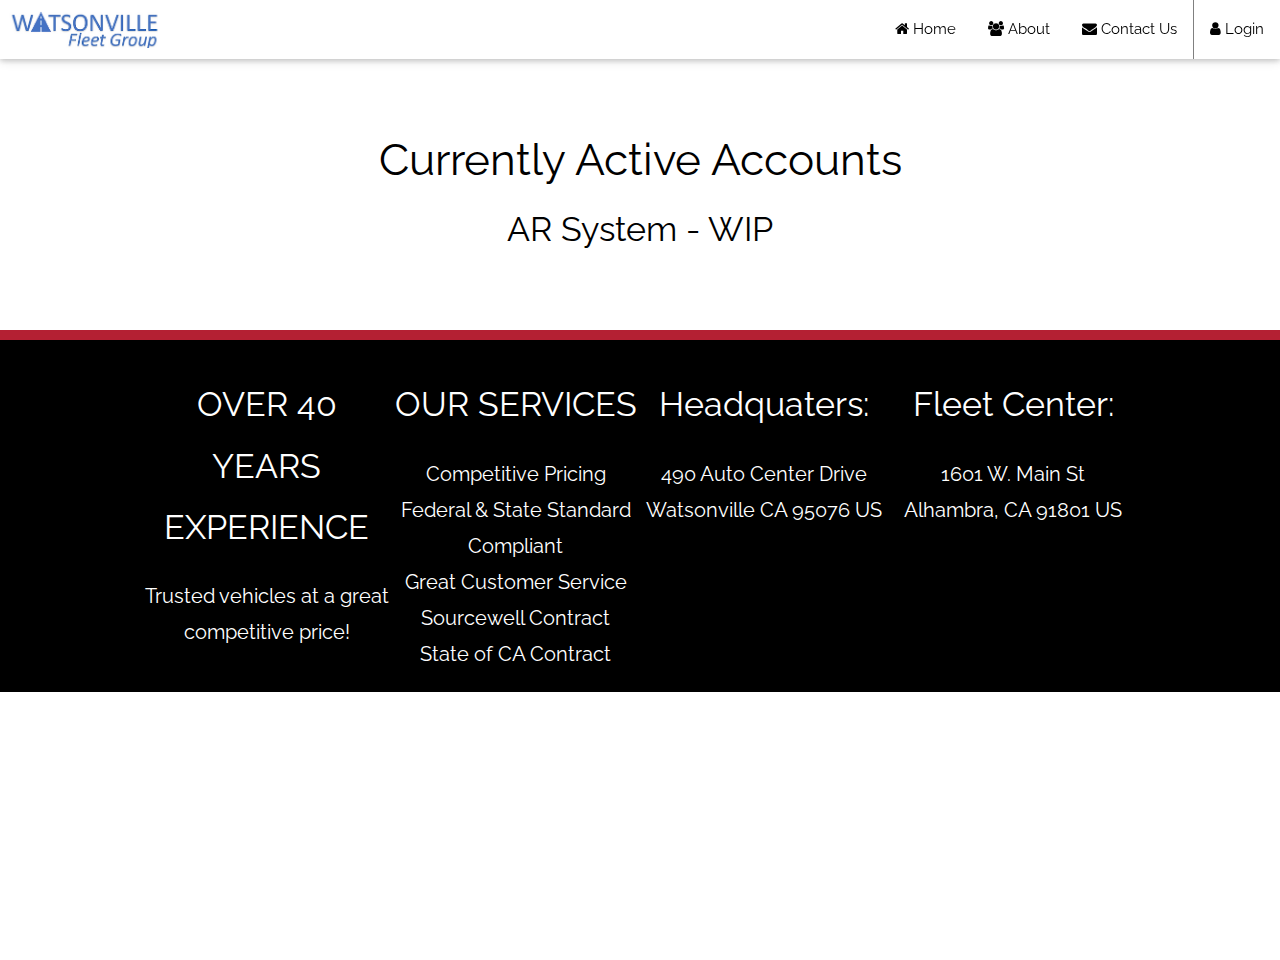
<file: Web Pages/ARSystem.html>
<!doctype html>
<html lang="en-us">
    <head>
        <title>Home | Watsonville Fleet Group</title>
        <meta charset="UTF-8" />
        <meta name="viewport" content="width=device-width, initial-scale=1" />
        <meta http-equiv="content-language" content="en-us" />
        <link rel="stylesheet" href="https://www.w3schools.com/w3css/4/w3.css" />
        <link rel="stylesheet" href="https://fonts.googleapis.com/css?family=Raleway" />
        <link
            rel="stylesheet"
            href="https://cdnjs.cloudflare.com/ajax/libs/font-awesome/4.7.0/css/font-awesome.min.css" />
        <link rel="stylesheet" href="/Styles/homepage.css" />
    </head>
    <body>
    <!-- Navbar (sit on top) -->
    <div class="w3-top">
      <div class="w3-bar w3-white w3-card" id="myNavbar">
        <a href="https://noxsaldana.github.io" class="w3-wide logo"></a>
        <!-- Right-sided navbar links -->
        <div class="w3-right w3-hide-small">
          <a href="https://noxsaldana.github.io" class="w3-bar-item w3-button"><i class="fa fa-home"></i> Home</a>
          <a href="https://noxsaldana.github.io/#About" class="w3-bar-item w3-button"><i class="fa fa-users"></i> About</a>
          <a href="https://noxsaldana.github.io/#ContactUs" class="w3-bar-item w3-button"><i class="fa fa-envelope"></i> Contact Us</a>
          <a href="https://noxsaldana.github.io/Web%20Pages/Widgets.html" class="w3-bar-item w3-button" style="border-left: 1px solid grey"><i class="fa fa-user"></i> Login</a>
        </div>
        <!-- Hide right-floated links on small screens and replace them with a menu icon -->

        <a
          href="javascript:void(0)"
          class="w3-bar-item w3-button w3-right w3-hide-large w3-hide-medium"
          onclick="w3_open()">
          <i class="fa fa-bars"></i>
        </a>
      </div>
    </div>

    <!-- Sidebar on small screens when clicking the menu icon -->
    <nav
      class="w3-sidebar w3-bar-block w3-black w3-card w3-animate-left w3-hide-medium w3-hide-large"
      style="display: none"
      id="mySidebar">
      <a href="javascript:void(0)" onclick="w3_close()" class="w3-bar-item w3-button w3-large w3-padding-16">Close ×</a>
      <a href="https://noxsaldana.github.io" onclick="w3_close()" class="w3-bar-item w3-button">Home</a>
      <a href="https://noxsaldana.github.io/#About" onclick="w3_close()" class="w3-bar-item w3-button">About</a>
      <a href="https://noxsaldana.github.io/#ContactUs" onclick="w3_close()" class="w3-bar-item w3-button">Contact Us</a>
      <a href="https://noxsaldana.github.io/Web%20Pages/Widgets.html" onclick="w3_close()" class="w3-bar-item w3-button">Login</a>
    </nav>
        
        <!-- Widget Section -->
        <div class="w3-container sectionMargins" style="margin-top:60px;">
            <h3 class="w3-center sectionHeader">Currently Active Accounts</h3>
            <p class="w3-center subsectionHeader">AR System - WIP</p>
        </div>

        <!-- Footer -->
        <footer class="w3-center footer">
            <div class="w3-row-padding w3-center" style="margin-top: 34px">
                <div class="w3-col aboutUsSpace"><p></p></div>
                <div class="w3-col aboutUsText">
                    <div class="w3-quarter">
                        <p class="footerHeader">OVER 40 YEARS EXPERIENCE</p>
                        <p class="subsectionText">Trusted vehicles at a great competitive price!</p>
                    </div>
                    <div class="w3-quarter">
                        <p class="footerHeader">OUR SERVICES</p>
                        <p class="footerText">
                            Competitive Pricing<br />
                            Federal & State Standard Compliant<br />
                            Great Customer Service<br />
                            Sourcewell Contract<br />
                            State of CA Contract
                        </p>
                    </div>
                    <div class="w3-quarter">
                        <p class="footerHeader">Headquaters:</p>
                        <p class="footerText">490 Auto Center Drive<br />Watsonville CA 95076 US</p>
                    </div>
                    <div class="w3-quarter">
                        <p class="footerHeader">Fleet Center:</p>
                        <p class="footerText">1601 W. Main St<br />Alhambra, CA 91801 US</p>
                    </div>
                </div>
                <div class="w3-col aboutUsSpace"><p></p></div>
            </div>
        </footer>

        <script>
            // Modal Image Gallery
            function onClick(element) {
                document.getElementById("img01").src = element.src;
                document.getElementById("modal01").style.display = "block";
                var captionText = document.getElementById("caption");
                captionText.innerHTML = element.alt;
            }

            // Toggle between showing and hiding the sidebar when clicking the menu icon
            var mySidebar = document.getElementById("mySidebar");

            function w3_open() {
                if (mySidebar.style.display === "block") {
                    mySidebar.style.display = "none";
                } else {
                    mySidebar.style.display = "block";
                }
            }

            // Close the sidebar with the close button
            function w3_close() {
                mySidebar.style.display = "none";
            }
        </script>
    </body>
</html>
</file>
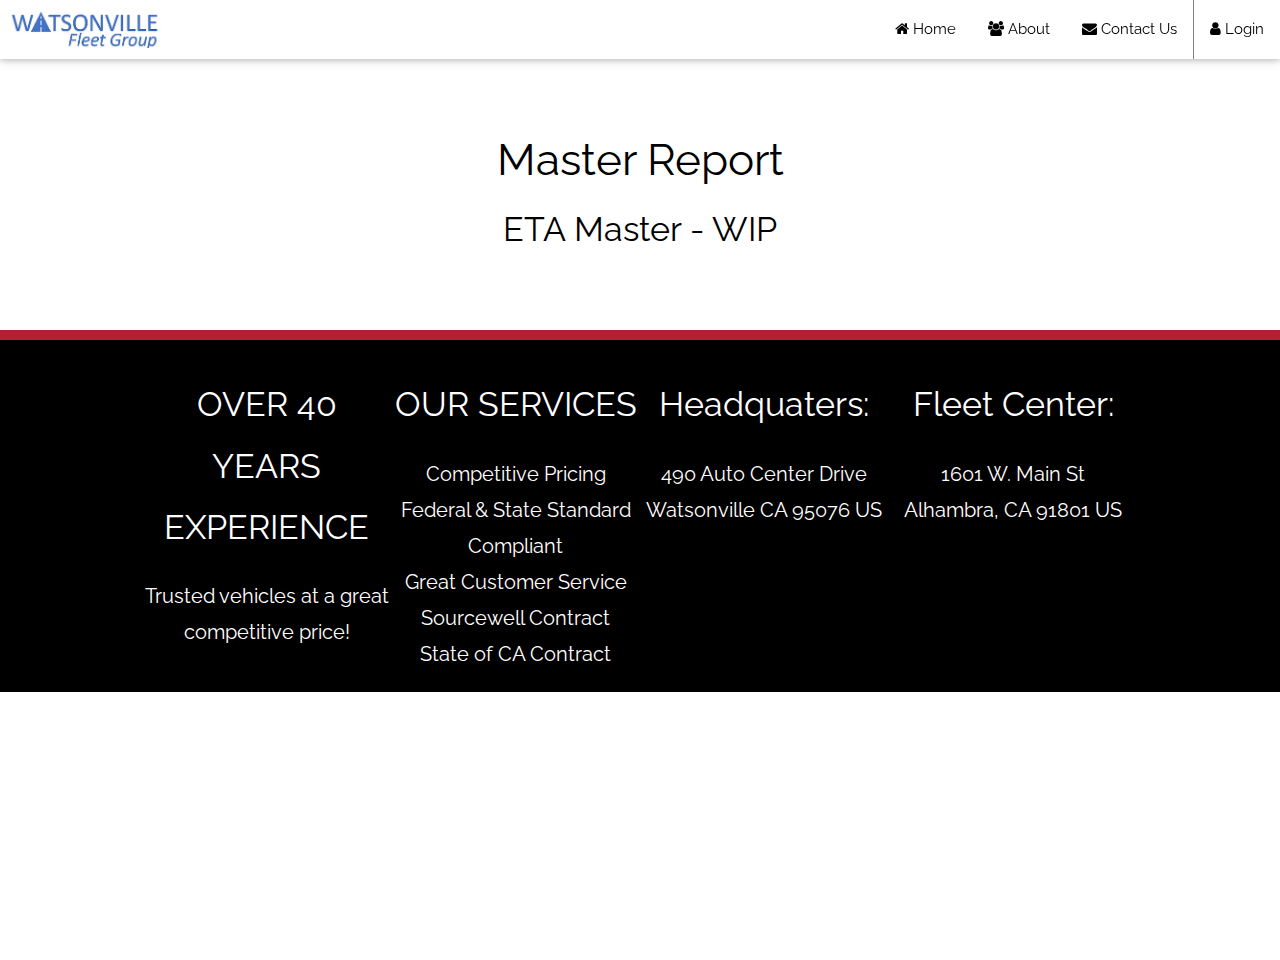
<file: Web Pages/ETAMaster.html>
<!doctype html>
<html lang="en-us">
    <head>
        <title>Home | Watsonville Fleet Group</title>
        <meta charset="UTF-8" />
        <meta name="viewport" content="width=device-width, initial-scale=1" />
        <meta http-equiv="content-language" content="en-us" />
        <link rel="stylesheet" href="https://www.w3schools.com/w3css/4/w3.css" />
        <link rel="stylesheet" href="https://fonts.googleapis.com/css?family=Raleway" />
        <link
            rel="stylesheet"
            href="https://cdnjs.cloudflare.com/ajax/libs/font-awesome/4.7.0/css/font-awesome.min.css" />
        <link rel="stylesheet" href="/Styles/homepage.css" />
    </head>
    <body>
    <!-- Navbar (sit on top) -->
    <div class="w3-top">
      <div class="w3-bar w3-white w3-card" id="myNavbar">
        <a href="https://noxsaldana.github.io" class="w3-wide logo"></a>
        <!-- Right-sided navbar links -->
        <div class="w3-right w3-hide-small">
          <a href="https://noxsaldana.github.io" class="w3-bar-item w3-button"><i class="fa fa-home"></i> Home</a>
          <a href="https://noxsaldana.github.io/#About" class="w3-bar-item w3-button"><i class="fa fa-users"></i> About</a>
          <a href="https://noxsaldana.github.io/#ContactUs" class="w3-bar-item w3-button"><i class="fa fa-envelope"></i> Contact Us</a>
          <a href="https://noxsaldana.github.io/Web%20Pages/Widgets.html" class="w3-bar-item w3-button" style="border-left: 1px solid grey"><i class="fa fa-user"></i> Login</a>
        </div>
        <!-- Hide right-floated links on small screens and replace them with a menu icon -->

        <a
          href="javascript:void(0)"
          class="w3-bar-item w3-button w3-right w3-hide-large w3-hide-medium"
          onclick="w3_open()">
          <i class="fa fa-bars"></i>
        </a>
      </div>
    </div>

    <!-- Sidebar on small screens when clicking the menu icon -->
    <nav
      class="w3-sidebar w3-bar-block w3-black w3-card w3-animate-left w3-hide-medium w3-hide-large"
      style="display: none"
      id="mySidebar">
      <a href="javascript:void(0)" onclick="w3_close()" class="w3-bar-item w3-button w3-large w3-padding-16">Close ×</a>
      <a href="https://noxsaldana.github.io" onclick="w3_close()" class="w3-bar-item w3-button">Home</a>
      <a href="https://noxsaldana.github.io/#About" onclick="w3_close()" class="w3-bar-item w3-button">About</a>
      <a href="https://noxsaldana.github.io/#ContactUs" onclick="w3_close()" class="w3-bar-item w3-button">Contact Us</a>
      <a href="https://noxsaldana.github.io/Web%20Pages/Widgets.html" onclick="w3_close()" class="w3-bar-item w3-button">Login</a>
    </nav>
        
        <!-- Widget Section -->
        <div class="w3-container sectionMargins" style="margin-top:60px;">
            <h3 class="w3-center sectionHeader">Master Report</h3>
            <p class="w3-center subsectionHeader">ETA Master - WIP</p>
        </div>

        <!-- Footer -->
        <footer class="w3-center footer">
            <div class="w3-row-padding w3-center" style="margin-top: 34px">
                <div class="w3-col aboutUsSpace"><p></p></div>
                <div class="w3-col aboutUsText">
                    <div class="w3-quarter">
                        <p class="footerHeader">OVER 40 YEARS EXPERIENCE</p>
                        <p class="subsectionText">Trusted vehicles at a great competitive price!</p>
                    </div>
                    <div class="w3-quarter">
                        <p class="footerHeader">OUR SERVICES</p>
                        <p class="footerText">
                            Competitive Pricing<br />
                            Federal & State Standard Compliant<br />
                            Great Customer Service<br />
                            Sourcewell Contract<br />
                            State of CA Contract
                        </p>
                    </div>
                    <div class="w3-quarter">
                        <p class="footerHeader">Headquaters:</p>
                        <p class="footerText">490 Auto Center Drive<br />Watsonville CA 95076 US</p>
                    </div>
                    <div class="w3-quarter">
                        <p class="footerHeader">Fleet Center:</p>
                        <p class="footerText">1601 W. Main St<br />Alhambra, CA 91801 US</p>
                    </div>
                </div>
                <div class="w3-col aboutUsSpace"><p></p></div>
            </div>
        </footer>

        <script>
            // Modal Image Gallery
            function onClick(element) {
                document.getElementById("img01").src = element.src;
                document.getElementById("modal01").style.display = "block";
                var captionText = document.getElementById("caption");
                captionText.innerHTML = element.alt;
            }

            // Toggle between showing and hiding the sidebar when clicking the menu icon
            var mySidebar = document.getElementById("mySidebar");

            function w3_open() {
                if (mySidebar.style.display === "block") {
                    mySidebar.style.display = "none";
                } else {
                    mySidebar.style.display = "block";
                }
            }

            // Close the sidebar with the close button
            function w3_close() {
                mySidebar.style.display = "none";
            }
        </script>
    </body>
</html>
</file>
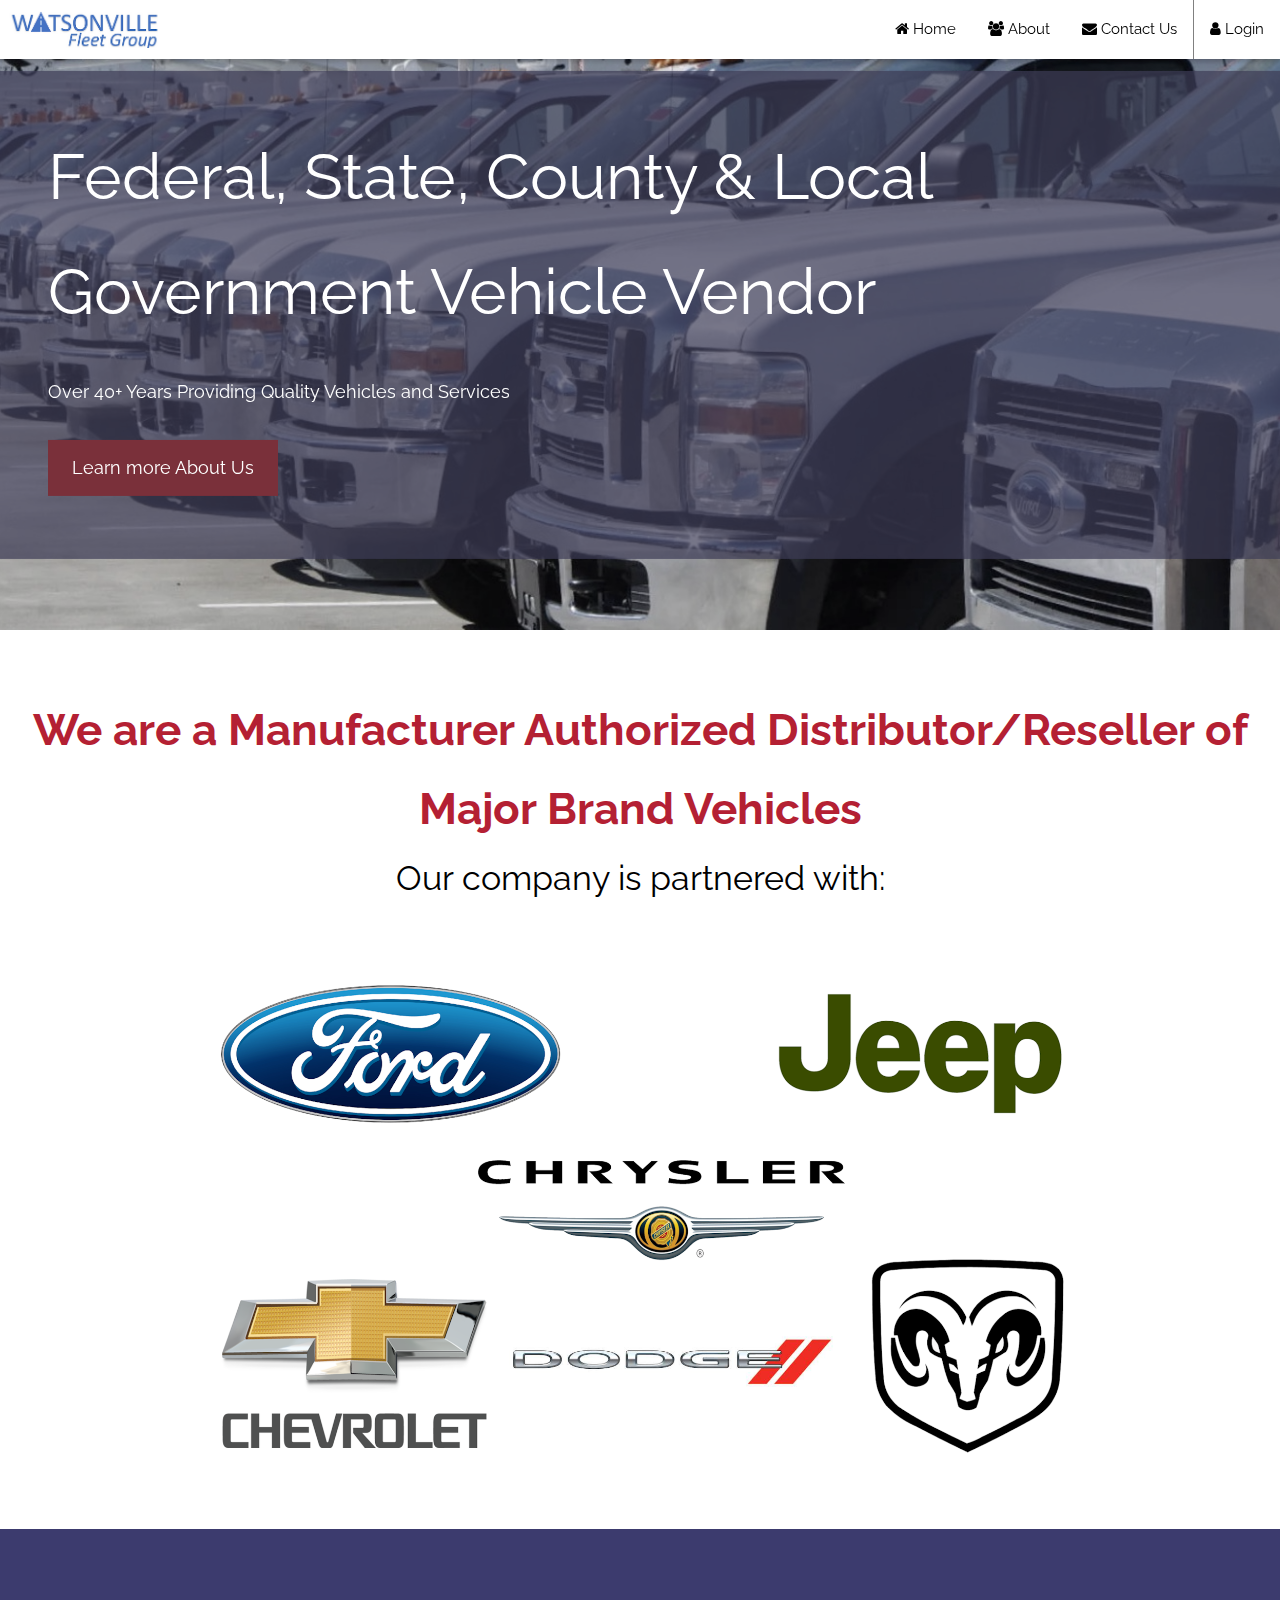
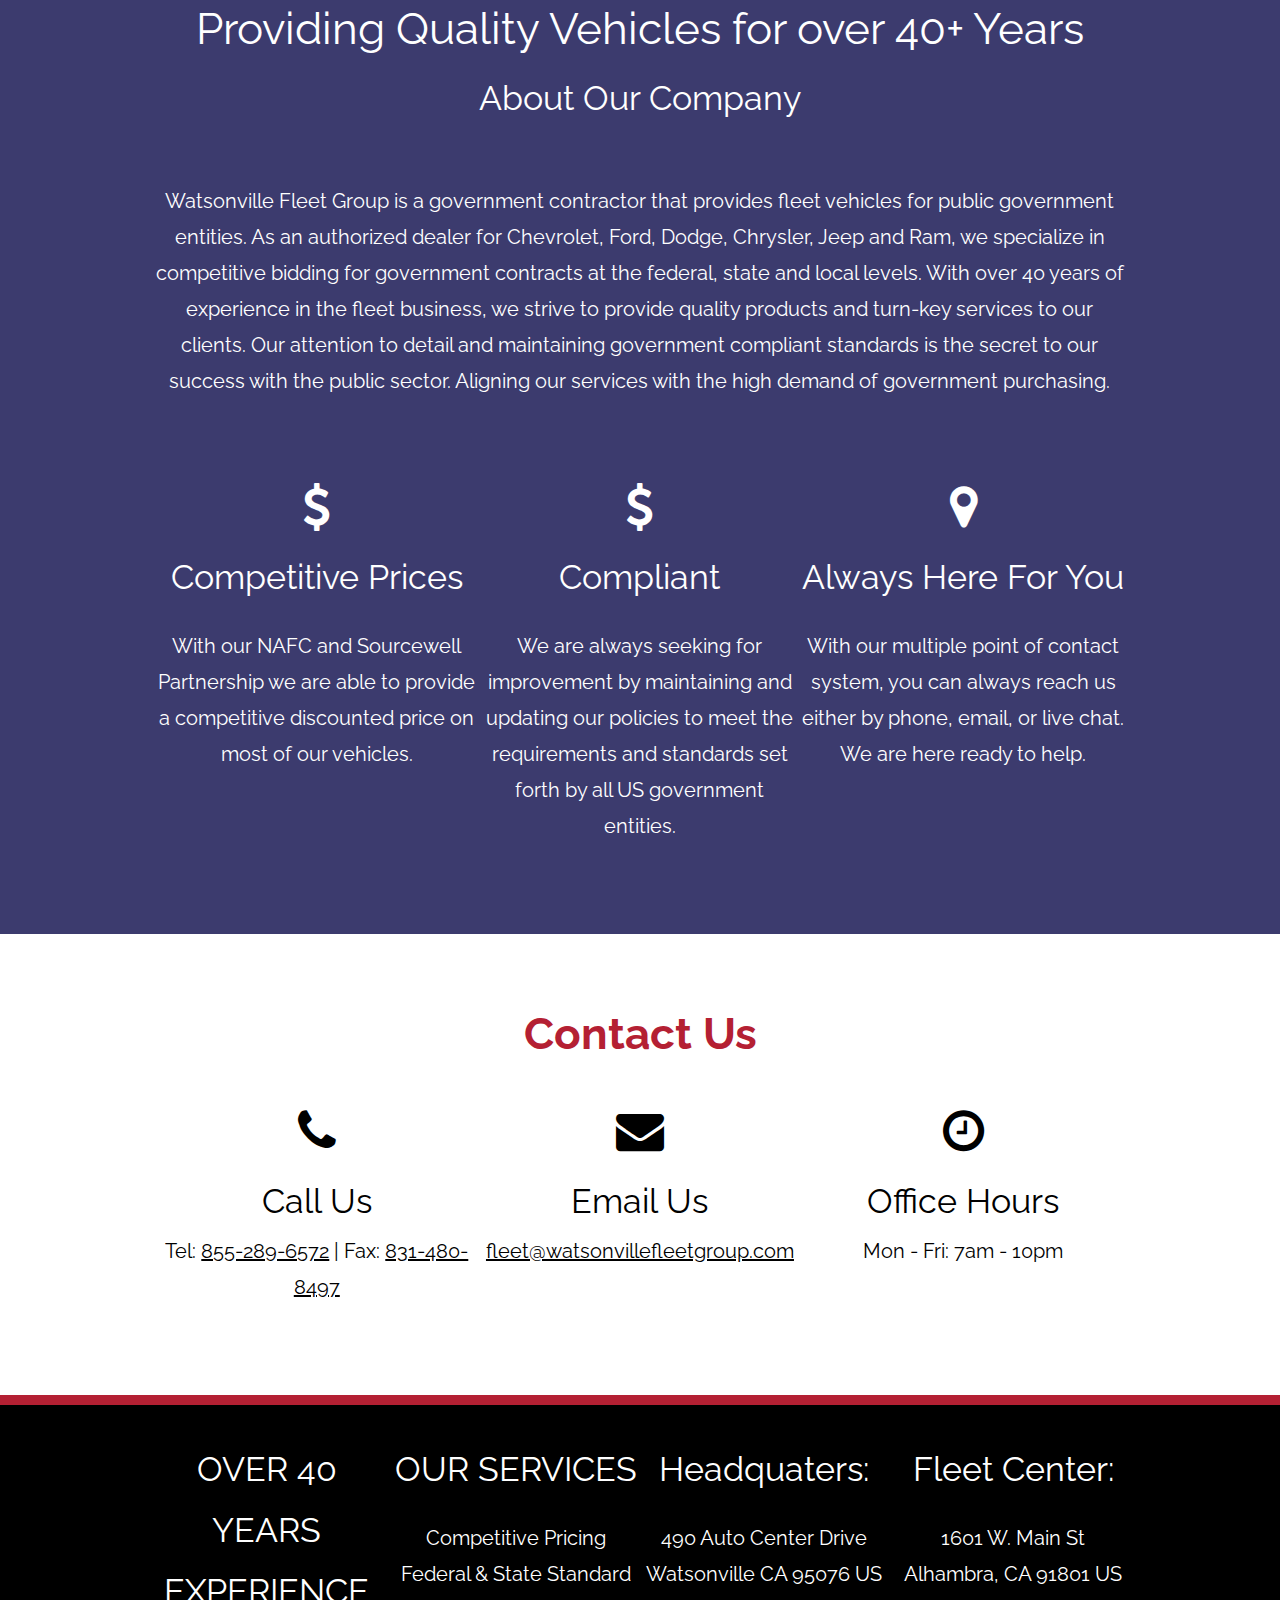
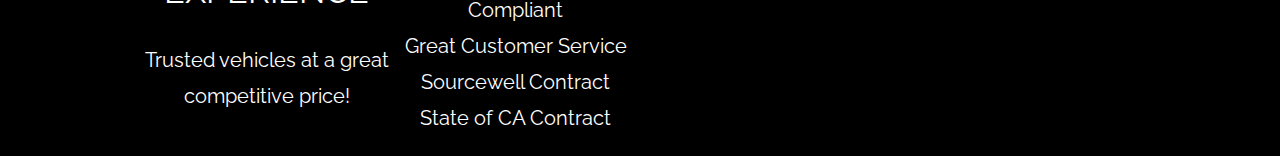
<file: Web Pages/Home Page.html>
<!doctype html>
<html lang="en-us">
  <head>
    <title>Home | Watsonville Fleet Group</title>
    <meta charset="UTF-8" />
    <meta name="viewport" content="width=device-width, initial-scale=1" />
    <meta http-equiv="content-language" content="en-us" />
    <link rel="stylesheet" href="https://www.w3schools.com/w3css/4/w3.css" />
    <link rel="stylesheet" href="https://fonts.googleapis.com/css?family=Raleway" />
    <link rel="stylesheet" href="https://cdnjs.cloudflare.com/ajax/libs/font-awesome/4.7.0/css/font-awesome.min.css" />
    <link rel="stylesheet" href="/Styles/homepage.css" />
  </head>
  <body>
    <!-- Navbar (sit on top) -->
    <div class="w3-top">
      <div class="w3-bar w3-white w3-card" id="myNavbar">
        <a href="#home" class="w3-wide logo"></a>
        <!-- Right-sided navbar links -->
        <div class="w3-right w3-hide-small">
          <a href="#Home" class="w3-bar-item w3-button"><i class="fa fa-home"></i> Home</a>
          <a href="#About" class="w3-bar-item w3-button"><i class="fa fa-users"></i> About</a>
          <a href="#ContactUs" class="w3-bar-item w3-button"><i class="fa fa-envelope"></i> Contact Us</a>
          <a href="#ContactUs" class="w3-bar-item w3-button" style="border-left: 1px solid grey"><i class="fa fa-user"></i> Login</a>
        </div>
        <!-- Hide right-floated links on small screens and replace them with a menu icon -->

        <a
          href="javascript:void(0)"
          class="w3-bar-item w3-button w3-right w3-hide-large w3-hide-medium"
          onclick="w3_open()">
          <i class="fa fa-bars"></i>
        </a>
      </div>
    </div>

    <!-- Sidebar on small screens when clicking the menu icon -->
    <nav
      class="w3-sidebar w3-bar-block w3-black w3-card w3-animate-left w3-hide-medium w3-hide-large"
      style="display: none"
      id="mySidebar">
      <a href="javascript:void(0)" onclick="w3_close()" class="w3-bar-item w3-button w3-large w3-padding-16">Close ×</a>
      <a href="#About" onclick="w3_close()" class="w3-bar-item w3-button">ABOUT</a>
      <a href="#work" onclick="w3_close()" class="w3-bar-item w3-button">WORK</a>
      <a href="#pricing" onclick="w3_close()" class="w3-bar-item w3-button">PRICING</a>
      <a href="#contact" onclick="w3_close()" class="w3-bar-item w3-button">CONTACT</a>
    </nav>

    <!-- Header with full-height image -->
    <header class="bgimg-1 w3-display-container w3-grayscale-min" id="Home">
      <div id="BannerDisplayText" class="w3-display-left w3-text-white" style="padding: 48px">
        <span class="w3-jumbo w3-hide-small">Federal, State, County & Local Government Vehicle Vendor</span><br />
        <span class="w3-xxlarge w3-hide-large w3-hide-medium"
          >Federal, State, County & Local Government Vehicle Vendor</span
        ><br />
        <span class="w3-large">Over 40+ Years Providing Quality Vehicles and Services</span>
        <p>
          <a id="BannerAboutUs" href="#About" class="w3-padding-large w3-large w3-margin-top">Learn more About Us</a>
        </p>
      </div>
    </header>

    <!-- Partners Section -->
    <div class="w3-container sectionMargins" id="Partners">
      <h3 class="w3-center redHeader sectionHeader">
        We are a Manufacturer Authorized Distributor/Reseller of Major Brand Vehicles
      </h3>
      <p class="w3-center subsectionHeader">Our company is partnered with:</p>
      <div class="w3-row-padding w3-center" style="margin-top: 64px">
        <img id="CarLogos" src="/Images/car%20logos%20medium.png" />
      </div>
    </div>

    <!-- About Section -->
    <div class="w3-container sectionMargins" id="About">
      <h3 class="w3-center sectionHeader">Providing Quality Vehicles for over 40+ Years</h3>
      <p class="w3-center subsectionHeader">About Our Company</p>
      <div class="w3-row-padding w3-center" style="margin-top: 34px">
        <div class="w3-col aboutUsSpace"><p></p></div>
        <div class="w3-col aboutUsText subsectionText">
          <p>
            Watsonville Fleet Group is a government contractor that provides fleet vehicles for public government
            entities. As an authorized dealer for Chevrolet, Ford, Dodge, Chrysler, Jeep and Ram, we specialize in
            competitive bidding for government contracts at the federal, state and local levels. With over 40 years of
            experience in the fleet business, we strive to provide quality products and turn-key services to our
            clients. Our attention to detail and maintaining government compliant standards is the secret to our success
            with the public sector. Aligning our services with the high demand of government purchasing.
          </p>
        </div>
        <div class="w3-col aboutUsSpace"><p></p></div>
      </div>
      <div class="w3-row-padding w3-center" style="margin-top: 64px">
        <div class="w3-col aboutUsSpace"><p></p></div>
        <div class="w3-col aboutUsText">
          <div class="w3-third">
            <i class="fa fa-usd faIcon"></i>
            <p class="subsectionHeader">Competitive Prices</p>
            <p class="subsectionText">
              With our NAFC and Sourcewell Partnership we are able to provide a competitive discounted price on most of
              our vehicles.
            </p>
          </div>
          <div class="w3-third">
            <i class="fa fa-usd faIcon"></i>
            <p class="subsectionHeader">Compliant</p>
            <p class="subsectionText">
              We are always seeking for improvement by maintaining and updating our policies to meet the requirements
              and standards set forth by all US government entities.
            </p>
          </div>
          <div class="w3-third">
            <i class="fa fa-map-marker faIcon"></i>
            <p class="subsectionHeader">Always Here For You</p>
            <p class="subsectionText">
              With our multiple point of contact system, you can always reach us either by phone, email, or live chat.
              We are here ready to help.
            </p>
          </div>
        </div>
        <div class="w3-col aboutUsSpace"><p></p></div>
      </div>
    </div>

    <!-- Contact Us-->
    <div class="w3-container sectionMargins" style="margin-bottom:20px" id="ContactUs">
      <h3 class="w3-center redHeader sectionHeader">Contact Us</h3>
      <div class="w3-row-padding w3-center" style="margin-top: 34px">
        <div class="w3-col aboutUsSpace"><p></p></div>
        <div class="w3-col aboutUsText">
          <div class="w3-third">
            <i class="fa fa-phone faIcon"></i>
            <p class="subsectionHeader">Call Us</p>
            <div id="telephone-text" class="subsectionText">
              <span class="bottom-text"
                >Tel: <a class="text-white text-decoration-none" href="tel:8552896572">855-289-6572</a></span
              >
              <span id="telephone-text-seperator" class="bottom-text">|</span>
              <span class="bottom-text"
                >Fax: <a class="text-white text-decoration-none" href="tel:8314808497">831-480-8497</a></span
              >
            </div>
          </div>
          <div class="w3-third">
            <i class="fa fa-envelope faIcon"></i>
            <p class="subsectionHeader">Email Us</p>
            <div class="subsectionText">
              <div class="row">
                <a class="text-white text-decoration-none" href="mailto:fleet@watsonvillefleetgroup.com"
                  >fleet@watsonvillefleetgroup.com</a
                >
              </div>
            </div>
          </div>
          <div class="w3-third">
            <i class="fa fa-clock-o faIcon"></i>
            <p class="subsectionHeader">Office Hours</p>
            <div class="subsectionText">
              <div class="row">
                <span>Mon - Fri: 7am - 10pm</span>
              </div>
            </div>
          </div>
        </div>
        <div class="w3-col aboutUsSpace"><p></p></div>
      </div>
    </div>

    <!-- Footer -->
    <footer class="w3-center footer">
      <div class="w3-row-padding w3-center" style="margin-top: 34px">
        <div class="w3-col aboutUsSpace"><p></p></div>
        <div class="w3-col aboutUsText">
          <div class="w3-quarter">
            <p class="footerHeader">OVER 40 YEARS EXPERIENCE</p>
            <p class="subsectionText">Trusted vehicles at a great competitive price!</p>
          </div>
          <div class="w3-quarter">
            <p class="footerHeader">OUR SERVICES</p>
            <p class="footerText">
              Competitive Pricing<br />
              Federal & State Standard Compliant<br />
              Great Customer Service<br />
              Sourcewell Contract<br />
              State of CA Contract
            </p>
          </div>
          <div class="w3-quarter">
            <p class="footerHeader">Headquaters:</p>
            <p class="footerText">490 Auto Center Drive<br />Watsonville CA 95076 US</p>
          </div>
          <div class="w3-quarter">
            <p class="footerHeader">Fleet Center:</p>
            <p class="footerText">1601 W. Main St<br />Alhambra, CA 91801 US</p>
          </div>
        </div>
        <div class="w3-col aboutUsSpace"><p></p></div>
      </div>
    </footer>

    <script>
      // Modal Image Gallery
      function onClick(element) {
        document.getElementById("img01").src = element.src;
        document.getElementById("modal01").style.display = "block";
        var captionText = document.getElementById("caption");
        captionText.innerHTML = element.alt;
      }

      // Toggle between showing and hiding the sidebar when clicking the menu icon
      var mySidebar = document.getElementById("mySidebar");

      function w3_open() {
        if (mySidebar.style.display === "block") {
          mySidebar.style.display = "none";
        } else {
          mySidebar.style.display = "block";
        }
      }

      // Close the sidebar with the close button
      function w3_close() {
        mySidebar.style.display = "none";
      }
    </script>
  </body>
</html>
</file>
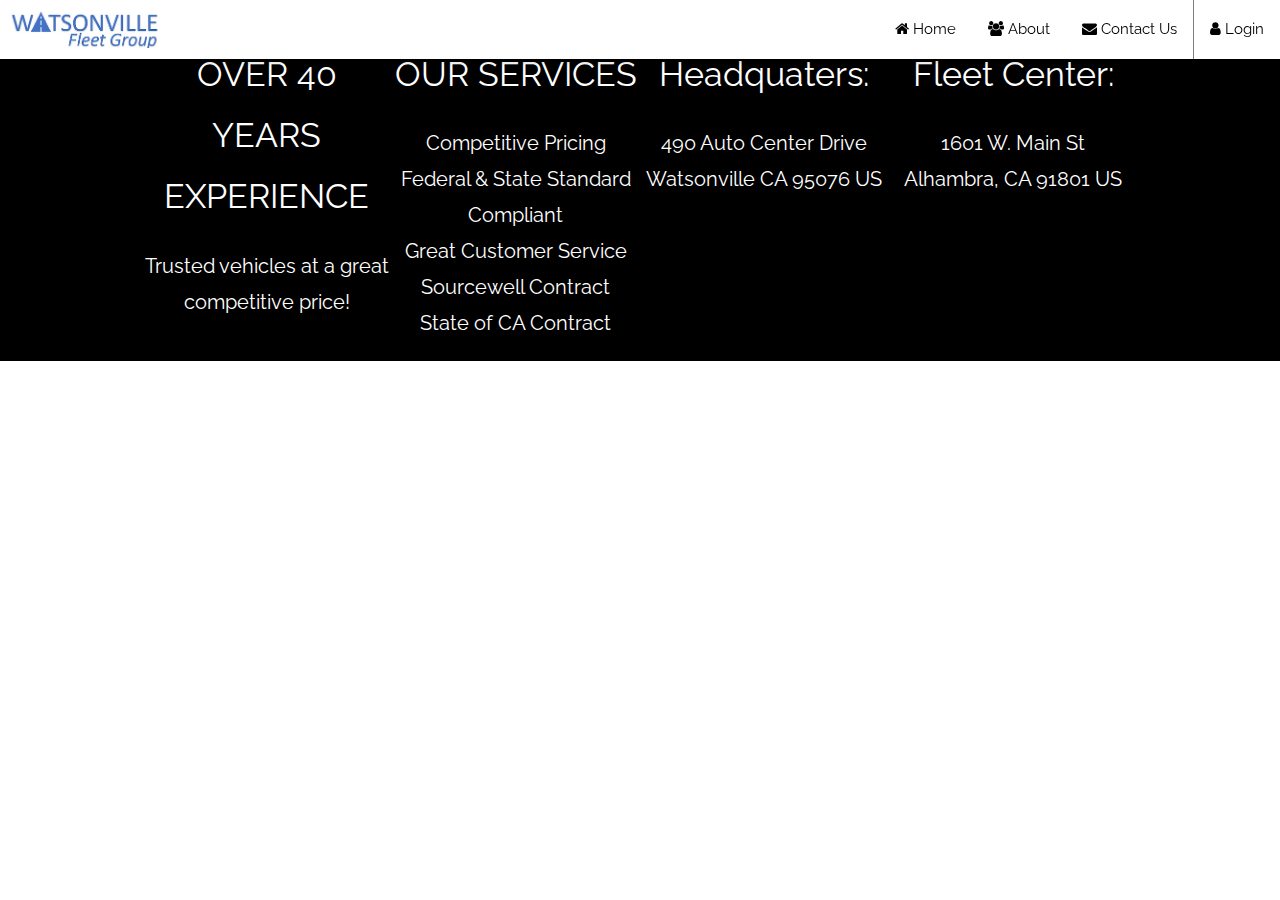
<file: Web Pages/Template.html>
<!doctype html>
<html lang="en-us">
    <head>
        <title>Home | Watsonville Fleet Group</title>
        <meta charset="UTF-8" />
        <meta name="viewport" content="width=device-width, initial-scale=1" />
        <meta http-equiv="content-language" content="en-us" />
        <link rel="stylesheet" href="https://www.w3schools.com/w3css/4/w3.css" />
        <link rel="stylesheet" href="https://fonts.googleapis.com/css?family=Raleway" />
        <link
            rel="stylesheet"
            href="https://cdnjs.cloudflare.com/ajax/libs/font-awesome/4.7.0/css/font-awesome.min.css" />
        <link rel="stylesheet" href="/Styles/homepage.css" />
    </head>
    <body>
        <!-- Navbar (sit on top) -->
        <div class="w3-top">
            <div class="w3-bar w3-white w3-card" id="myNavbar">
                <a href="https://noxsaldana.github.io" class="w3-wide logo"></a>
                <!-- Right-sided navbar links -->
                <div class="w3-right w3-hide-small">
                    <a href="https://noxsaldana.github.io" class="w3-bar-item w3-button"
                        ><i class="fa fa-home"></i> Home</a
                    >
                    <a href="https://noxsaldana.github.io/#About" class="w3-bar-item w3-button"
                        ><i class="fa fa-users"></i> About</a
                    >
                    <a href="https://noxsaldana.github.io/#ContactUs" class="w3-bar-item w3-button"
                        ><i class="fa fa-envelope"></i> Contact Us</a
                    >
                    <a
                        href="https://noxsaldana.github.io/Web%20Pages/Widgets.html"
                        class="w3-bar-item w3-button"
                        style="border-left: 1px solid grey"
                        ><i class="fa fa-user"></i> Login</a
                    >
                </div>
                <!-- Hide right-floated links on small screens and replace them with a menu icon -->

                <a
                    href="javascript:void(0)"
                    class="w3-bar-item w3-button w3-right w3-hide-large w3-hide-medium"
                    onclick="w3_open()">
                    <i class="fa fa-bars"></i>
                </a>
            </div>
        </div>

        <!-- Sidebar on small screens when clicking the menu icon -->
        <nav
            class="w3-sidebar w3-bar-block w3-black w3-card w3-animate-left w3-hide-medium w3-hide-large"
            style="display: none"
            id="mySidebar">
            <a href="javascript:void(0)" onclick="w3_close()" class="w3-bar-item w3-button w3-large w3-padding-16"
                >Close ×</a
            >
            <a href="https://noxsaldana.github.io" onclick="w3_close()" class="w3-bar-item w3-button">Home</a>
            <a href="https://noxsaldana.github.io/#About" onclick="w3_close()" class="w3-bar-item w3-button">About</a>
            <a href="https://noxsaldana.github.io/#ContactUs" onclick="w3_close()" class="w3-bar-item w3-button"
                >Contact Us</a
            >
            <a
                href="https://noxsaldana.github.io/Web%20Pages/Widgets.html"
                onclick="w3_close()"
                class="w3-bar-item w3-button"
                >Login</a
            >
        </nav>

        <!-- Footer -->
        <footer class="w3-center footer">
            <div class="w3-row-padding w3-center" style="margin-top: 34px">
                <div class="w3-col aboutUsSpace"><p></p></div>
                <div class="w3-col aboutUsText">
                    <div class="w3-quarter">
                        <p class="footerHeader">OVER 40 YEARS EXPERIENCE</p>
                        <p class="subsectionText">Trusted vehicles at a great competitive price!</p>
                    </div>
                    <div class="w3-quarter">
                        <p class="footerHeader">OUR SERVICES</p>
                        <p class="footerText">
                            Competitive Pricing<br />
                            Federal & State Standard Compliant<br />
                            Great Customer Service<br />
                            Sourcewell Contract<br />
                            State of CA Contract
                        </p>
                    </div>
                    <div class="w3-quarter">
                        <p class="footerHeader">Headquaters:</p>
                        <p class="footerText">490 Auto Center Drive<br />Watsonville CA 95076 US</p>
                    </div>
                    <div class="w3-quarter">
                        <p class="footerHeader">Fleet Center:</p>
                        <p class="footerText">1601 W. Main St<br />Alhambra, CA 91801 US</p>
                    </div>
                </div>
                <div class="w3-col aboutUsSpace"><p></p></div>
            </div>
        </footer>

        <script>
            // Modal Image Gallery
            function onClick(element) {
                document.getElementById("img01").src = element.src;
                document.getElementById("modal01").style.display = "block";
                var captionText = document.getElementById("caption");
                captionText.innerHTML = element.alt;
            }

            // Toggle between showing and hiding the sidebar when clicking the menu icon
            var mySidebar = document.getElementById("mySidebar");

            function w3_open() {
                if (mySidebar.style.display === "block") {
                    mySidebar.style.display = "none";
                } else {
                    mySidebar.style.display = "block";
                }
            }

            // Close the sidebar with the close button
            function w3_close() {
                mySidebar.style.display = "none";
            }
        </script>
    </body>
</html>
</file>
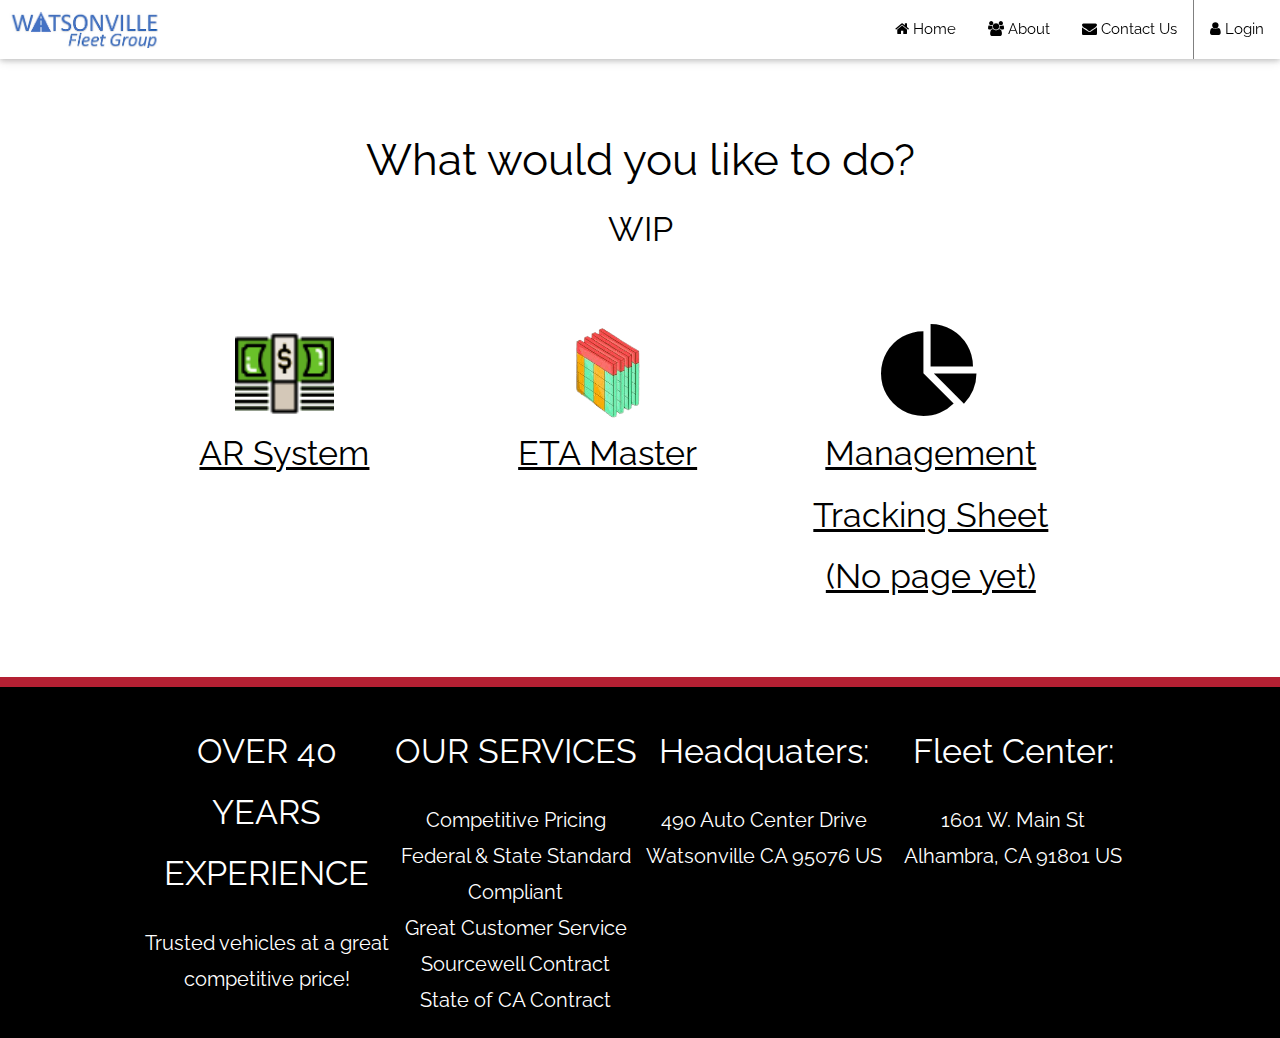
<file: Web Pages/Widgets.html>
<!doctype html>
<html lang="en-us">
  <head>
    <title>Home | Watsonville Fleet Group</title>
    <meta charset="UTF-8" />
    <meta name="viewport" content="width=device-width, initial-scale=1" />
    <meta http-equiv="content-language" content="en-us" />
    <link rel="stylesheet" href="https://www.w3schools.com/w3css/4/w3.css" />
    <link rel="stylesheet" href="https://fonts.googleapis.com/css?family=Raleway" />
    <link rel="stylesheet" href="https://cdnjs.cloudflare.com/ajax/libs/font-awesome/4.7.0/css/font-awesome.min.css" />
    <link rel="stylesheet" href="/Styles/homepage.css" />
  </head>
  <body>
    <!-- Navbar (sit on top) -->
    <div class="w3-top">
      <div class="w3-bar w3-white w3-card" id="myNavbar">
        <a href="https://noxsaldana.github.io" class="w3-wide logo"></a>
        <!-- Right-sided navbar links -->
        <div class="w3-right w3-hide-small">
          <a href="https://noxsaldana.github.io" class="w3-bar-item w3-button"><i class="fa fa-home"></i> Home</a>
          <a href="https://noxsaldana.github.io/#About" class="w3-bar-item w3-button"
            ><i class="fa fa-users"></i> About</a
          >
          <a href="https://noxsaldana.github.io/#ContactUs" class="w3-bar-item w3-button"
            ><i class="fa fa-envelope"></i> Contact Us</a
          >
          <a
            href="https://noxsaldana.github.io/Web%20Pages/Widgets.html"
            class="w3-bar-item w3-button"
            style="border-left: 1px solid grey"
            ><i class="fa fa-user"></i> Login</a
          >
        </div>
        <!-- Hide right-floated links on small screens and replace them with a menu icon -->

        <a
          href="javascript:void(0)"
          class="w3-bar-item w3-button w3-right w3-hide-large w3-hide-medium"
          onclick="w3_open()">
          <i class="fa fa-bars"></i>
        </a>
      </div>
    </div>

    <!-- Sidebar on small screens when clicking the menu icon -->
    <nav
      class="w3-sidebar w3-bar-block w3-black w3-card w3-animate-left w3-hide-medium w3-hide-large"
      style="display: none"
      id="mySidebar">
      <a href="javascript:void(0)" onclick="w3_close()" class="w3-bar-item w3-button w3-large w3-padding-16">Close ×</a>
      <a href="https://noxsaldana.github.io" onclick="w3_close()" class="w3-bar-item w3-button">Home</a>
      <a href="https://noxsaldana.github.io/#About" onclick="w3_close()" class="w3-bar-item w3-button">About</a>
      <a href="https://noxsaldana.github.io/#ContactUs" onclick="w3_close()" class="w3-bar-item w3-button"
        >Contact Us</a
      >
      <a href="https://noxsaldana.github.io/Web%20Pages/Widgets.html" onclick="w3_close()" class="w3-bar-item w3-button"
        >Login</a
      >
    </nav>

    <!-- Widget Section -->
    <div class="w3-container sectionMargins" style="margin-top: 60px">
      <h3 class="w3-center sectionHeader">What would you like to do?</h3>
      <p class="w3-center subsectionHeader">WIP</p>
      <div class="w3-row-padding w3-center" style="margin-top: 64px">
        <div class="w3-col aboutUsSpace"><p></p></div>
        <div class="w3-col aboutUsText">
          <div class="w3-third">
            <a href="/Web%20Pages/ARSystem.html">
              <div class="widgetButton">
                <img src="/Images/arSystem.png" style="height: 99px" />
                <p class="subsectionHeader">AR System</p>
              </div>
            </a>
          </div>
          <div class="w3-third">
            <a href="/Web%20Pages/ETAMaster.html">
              <div class="widgetButton">
                <img src="/Images/etaMaster.png" style="height: 99px" />
                <p class="subsectionHeader">ETA Master</p>
              </div>
            </a>
          </div>
          <div class="w3-third">
            <a href="">
              <div class="widgetButton">
                <i class="fa fa-pie-chart faIconManagement"></i>
                <p class="subsectionHeader">Management Tracking Sheet (No page yet)</p>
              </div>
            </a>
          </div>
        </div>
        <div class="w3-col aboutUsSpace"><p></p></div>
      </div>
    </div>

    <!-- Footer -->
    <footer class="w3-center footer">
      <div class="w3-row-padding w3-center" style="margin-top: 34px">
        <div class="w3-col aboutUsSpace"><p></p></div>
        <div class="w3-col aboutUsText">
          <div class="w3-quarter">
            <p class="footerHeader">OVER 40 YEARS EXPERIENCE</p>
            <p class="subsectionText">Trusted vehicles at a great competitive price!</p>
          </div>
          <div class="w3-quarter">
            <p class="footerHeader">OUR SERVICES</p>
            <p class="footerText">
              Competitive Pricing<br />
              Federal & State Standard Compliant<br />
              Great Customer Service<br />
              Sourcewell Contract<br />
              State of CA Contract
            </p>
          </div>
          <div class="w3-quarter">
            <p class="footerHeader">Headquaters:</p>
            <p class="footerText">490 Auto Center Drive<br />Watsonville CA 95076 US</p>
          </div>
          <div class="w3-quarter">
            <p class="footerHeader">Fleet Center:</p>
            <p class="footerText">1601 W. Main St<br />Alhambra, CA 91801 US</p>
          </div>
        </div>
        <div class="w3-col aboutUsSpace"><p></p></div>
      </div>
    </footer>

    <script>
      // Modal Image Gallery
      function onClick(element) {
        document.getElementById("img01").src = element.src;
        document.getElementById("modal01").style.display = "block";
        var captionText = document.getElementById("caption");
        captionText.innerHTML = element.alt;
      }

      // Toggle between showing and hiding the sidebar when clicking the menu icon
      var mySidebar = document.getElementById("mySidebar");

      function w3_open() {
        if (mySidebar.style.display === "block") {
          mySidebar.style.display = "none";
        } else {
          mySidebar.style.display = "block";
        }
      }

      // Close the sidebar with the close button
      function w3_close() {
        mySidebar.style.display = "none";
      }
    </script>
  </body>
</html>
</file>
<file: Styles/homepage.css>
body,h1,h2,h3,h4,h5,h6 {font-family: "Raleway", sans-serif}

body, html {
  height: 100%;
  line-height: 1.8;
}

/* Full height image header */
.bgimg-1 {
  background-position: center;
  background-size: cover;
  background-image: url("/Images/background_car.jpg");
  min-height: 70%;
}

.w3-bar .w3-button {
  padding: 16px;
}

.logo {
    background-image: url("/Images/watsonville_logo.png");
    background-size: cover;
    background-repeat: no-repeat;
    width: 153px;
    float: left;
    border: none;
    display: block;
    outline: 0;
    height: 38px;
    margin-top: 10px;
    margin-left: 5px;
}

.redHeader {
    color: #B42033;
    font-weight: bold;
}

.sectionHeader {
    font-size: 44px;
    margin: 0;
}

.subsectionHeader {
    font-size: 34px;
    margin: 0;
}

.subsectionText {
    font-size: 20px;
}

#BannerDisplayText {
    background-color: rgba(60,59,110,.7);
}

#BannerAboutUs {
    border: none;
    display: inline-block;
    padding: 8px 16px;
    vertical-align: middle;
    overflow: hidden;
    text-decoration: none;
    color: inherit;
    background-color: #B42033;
    text-align: center;
    cursor: pointer;
    white-space: nowrap;
}

#BannerAboutUs:hover {
    background-color: #B23949;
}

#CarLogos {
    max-width:70%;
    max-height: 500px;
}

#About {
    color: #FFF;
    background-color: #3C3B6E;
}

.aboutUsSpace {
    width: 10%;
}

.aboutUsText {
    width: 80%;
}

.widgetButton {
    width: 80%;
    text-align: center;
    left: auto;
    right: auto;
    position: relative;
}

.sectionMargins {
    padding:60px 16px 70px 16px;
}

.faIcon {
    font-size: 48px !important;
    margin-bottom: 16px !important;
}

.faIconManagement {
    font-size: 99px !important;
}

.footer {
    border-top: 10px solid #B42033;
    background-color: black;
    color: white;
}

.footerHeader {
    font-size: 34px;
    margin: 0;
}

.footerText {
    font-size: 20px;
}
</file>
<file: css/style.css>
/* ================================================================
   BRAND VARIABLES
================================================================ */
:root {
  --color-teal:          #92B8B6;
  --color-teal-light:    #B8D4D3;
  --color-teal-dark:     #6A9E9C;
  --color-teal-wash:     #F5F9F9;
  --color-gray:          #767676;
  --color-gray-dark:     #545454;
  --color-white:         #FFFFFF;
  --color-white-overlay: rgba(255, 255, 255, 0.85);
  --color-text:          #3a3a3a;

  --font-display: 'Playfair Display', Georgia, serif;
  --font-body:    'Lato', sans-serif;

  --nav-height:  72px;
  --section-pad: 80px 24px;
  --radius:      8px;
  --max-width:   1100px;
}

/* ================================================================
   RESET & BASE
================================================================ */
*, *::before, *::after { box-sizing: border-box; margin: 0; padding: 0; }

html { scroll-behavior: smooth; }

body {
  font-family: var(--font-body);
  color: var(--color-text);
  background: var(--color-white);
  line-height: 1.7;
}

img { max-width: 100%; display: block; }
a   { color: inherit; text-decoration: none; }

/* ================================================================
   SHARED SECTION STYLES
================================================================ */
section { padding: var(--section-pad); }

.section-inner {
  max-width: var(--max-width);
  margin: 0 auto;
}

.section-eyebrow {
  font-size: 12px;
  font-weight: 700;
  letter-spacing: 0.15em;
  text-transform: uppercase;
  color: var(--color-teal-dark);
  margin-bottom: 12px;
}

.section-title {
  font-family: var(--font-display);
  font-size: clamp(26px, 4vw, 42px);
  color: var(--color-gray-dark);
  margin-bottom: 20px;
  line-height: 1.2;
}
.section-title span { color: var(--color-teal); }

.section-body {
  font-size: 16px;
  color: var(--color-gray);
  max-width: 680px;
  font-weight: 300;
  line-height: 1.8;
}

.divider {
  width: 48px;
  height: 3px;
  background: var(--color-teal);
  margin: 20px 0 32px;
  border-radius: 2px;
}

/* ================================================================
   SHARED BUTTONS
================================================================ */
.btn-primary {
  display: inline-block;
  background: var(--color-teal);
  color: var(--color-white);
  padding: 14px 32px;
  border-radius: var(--radius);
  font-weight: 700;
  font-size: 14px;
  letter-spacing: 0.05em;
  text-transform: uppercase;
  transition: background 0.2s, transform 0.15s;
}
.btn-primary:hover {
  background: var(--color-teal-dark);
  transform: translateY(-1px);
}

.btn-secondary {
  display: inline-block;
  border: 2px solid var(--color-teal);
  color: var(--color-teal-dark);
  padding: 12px 32px;
  border-radius: var(--radius);
  font-weight: 700;
  font-size: 14px;
  letter-spacing: 0.05em;
  text-transform: uppercase;
  transition: background 0.2s, color 0.2s, transform 0.15s;
}
.btn-secondary:hover {
  background: var(--color-teal);
  color: var(--color-white);
  transform: translateY(-1px);
}

/* ================================================================
   NAVBAR
================================================================ */
.nav {
  position: fixed;
  top: 0; left: 0; right: 0;
  height: var(--nav-height);
  background: var(--color-white);
  border-bottom: 1px solid var(--color-teal-light);
  display: flex;
  align-items: center;
  justify-content: space-between;
  padding: 0 40px;
  z-index: 100;
}

.nav-logo img { height: 44px; width: auto; }

.nav-links {
  display: flex;
  gap: 32px;
  list-style: none;
  align-items: center;
}

.nav-link {
  font-size: 14px;
  font-weight: 700;
  letter-spacing: 0.08em;
  text-transform: uppercase;
  color: var(--color-gray);
  transition: color 0.2s;
}
.nav-link:hover { color: var(--color-teal-dark); }

.nav-cta {
  background: var(--color-teal);
  color: var(--color-white) !important;
  padding: 8px 20px;
  border-radius: var(--radius);
  transition: background 0.2s;
}
.nav-cta:hover { background: var(--color-teal-dark) !important; }

/* Dropdown */
.nav-dropdown { position: relative; }

.nav-dropdown-trigger {
  display: flex;
  align-items: center;
  gap: 4px;
}

.nav-dropdown-caret {
  font-size: 10px;
  display: inline-block;
  transition: transform 0.2s;
}

.nav-dropdown:hover .nav-dropdown-caret,
.nav-dropdown.open .nav-dropdown-caret { transform: rotate(180deg); }

.nav-dropdown-menu {
  position: absolute;
  top: 100%;
  left: 50%;
  transform: translateX(-50%) translateY(-4px);
  background: var(--color-white);
  border: 1px solid var(--color-teal-light);
  border-radius: var(--radius);
  box-shadow: 0 8px 24px rgba(0,0,0,0.08);
  list-style: none;
  min-width: 210px;
  padding: 12px 0 8px;
  opacity: 0;
  pointer-events: none;
  transition: opacity 0.2s, transform 0.2s;
  z-index: 200;
}

.nav-dropdown:hover .nav-dropdown-menu,
.nav-dropdown.open .nav-dropdown-menu {
  opacity: 1;
  pointer-events: auto;
  transform: translateX(-50%) translateY(0);
}

.nav-dropdown-item {
  display: block;
  padding: 10px 20px;
  font-size: 13px;
  font-weight: 600;
  letter-spacing: 0.05em;
  color: var(--color-gray-dark);
  white-space: nowrap;
  transition: background 0.15s, color 0.15s;
}
.nav-dropdown-item:hover {
  background: var(--color-teal-wash);
  color: var(--color-teal-dark);
}

/* Hamburger */
.hamburger {
  display: none;
  flex-direction: column;
  justify-content: center;
  gap: 5px;
  background: none;
  border: none;
  cursor: pointer;
  padding: 4px;
  z-index: 200;
}
.hamburger span {
  display: block;
  width: 24px;
  height: 2px;
  background: var(--color-gray-dark);
  border-radius: 2px;
  transition: transform 0.3s, opacity 0.3s;
}
.hamburger.open span:nth-child(1) { transform: translateY(7px) rotate(45deg); }
.hamburger.open span:nth-child(2) { opacity: 0; }
.hamburger.open span:nth-child(3) { transform: translateY(-7px) rotate(-45deg); }

/* Mobile drawer */
.nav-drawer {
  display: none;
  position: fixed;
  top: var(--nav-height);
  left: 0; right: 0;
  background: var(--color-white);
  border-bottom: 1px solid var(--color-teal-light);
  padding: 24px 32px;
  z-index: 99;
  flex-direction: column;
  list-style: none;
  transform: translateY(-100%);
  opacity: 0;
  transition: transform 0.3s ease, opacity 0.3s ease;
}
.nav-drawer.open { transform: translateY(0); opacity: 1; }

.nav-drawer > li { border-bottom: 1px solid var(--color-teal-light); }
.nav-drawer > li:last-child { border-bottom: none; }
.nav-drawer > li.no-border { border-bottom: none; }

.drawer-link {
  display: block;
  padding: 14px 0;
  font-size: 15px;
  font-weight: 700;
  letter-spacing: 0.08em;
  text-transform: uppercase;
  color: var(--color-gray-dark);
  transition: color 0.2s;
}
.drawer-link:hover { color: var(--color-teal-dark); }

.drawer-group-label {
  display: block;
  padding: 14px 0 4px;
  font-size: 11px;
  font-weight: 700;
  letter-spacing: 0.15em;
  text-transform: uppercase;
  color: var(--color-teal-dark);
}

.drawer-sub-link {
  display: block;
  padding: 10px 0 10px 16px;
  font-size: 14px;
  font-weight: 600;
  color: var(--color-gray);
  transition: color 0.2s;
}
.drawer-sub-link:hover { color: var(--color-teal-dark); }

/* ================================================================
   HERO
================================================================ */
.hero {
  margin-top: var(--nav-height);
  min-height: calc(100vh - var(--nav-height));
  display: flex;
  align-items: center;
  position: relative;
  overflow: hidden;
  padding: 80px 40px;
  background-image: url('../Panda Coexist.jpg');
  background-size: cover;
  background-position: center;
}

.hero-content {
  max-width: var(--max-width);
  margin: 0 auto;
  width: 100%;
  display: grid;
  grid-template-columns: 1fr 1fr;
  gap: 60px;
  align-items: center;
  background: var(--color-white-overlay);
  border-radius: var(--radius);
  padding: 32px 28px;
}

.hero-eyebrow {
  font-size: 12px;
  font-weight: 700;
  letter-spacing: 0.15em;
  text-transform: uppercase;
  color: var(--color-teal-dark);
  margin-bottom: 16px;
}

.hero-title {
  font-family: var(--font-display);
  font-size: clamp(32px, 5vw, 58px);
  font-weight: 700;
  color: var(--color-gray-dark);
  line-height: 1.15;
  margin-bottom: 24px;
}
.hero-title span { color: var(--color-teal); }

.hero-subtitle {
  font-size: 17px;
  color: var(--color-gray);
  margin-bottom: 36px;
  max-width: 480px;
  font-weight: 300;
}

.hero-buttons { display: flex; gap: 16px; flex-wrap: wrap; }

.hero-image-wrap { display: flex; justify-content: center; align-items: center; }

.hero-icon {
  width: 300px;
  height: 300px;
  object-fit: contain;
  animation: float 6s ease-in-out infinite;
}

@keyframes float {
  0%, 100% { transform: translateY(0); }
  50%       { transform: translateY(-16px); }
}

/* ================================================================
   ABOUT
================================================================ */
.about { background: var(--color-white); }

.about-grid {
  display: grid;
  grid-template-columns: 1fr 1fr;
  gap: 64px;
  align-items: center;
}

.about-logo { width: 100%; max-width: 400px; object-fit: contain; }

/* ================================================================
   PROGRAMS
================================================================ */
.programs {
  position: relative;
  overflow: hidden;
  background: var(--color-teal-wash);
}

.programs-parallax-bg {
  position: absolute;
  inset: -30% 0;
  background-image: url('../Lesser Kudu.jpg');
  background-size: cover;
  background-position: center;
  will-change: transform;
  pointer-events: none;
  z-index: 0;
}

.programs-overlay {
  position: absolute;
  inset: 0;
  background: var(--color-teal-wash);
  opacity: 0.4;
  z-index: 1;
  pointer-events: none;
}

.programs-inner { position: relative; z-index: 2; }

.programs-header {
  margin-bottom: 48px;
  background: var(--color-white-overlay);
  border-radius: var(--radius);
  padding: 32px 28px;
}

.programs-grid {
  display: grid;
  grid-template-columns: repeat(auto-fit, minmax(220px, 1fr));
  gap: 24px;
}

.programs-card {
  background: var(--color-white-overlay);
  border-radius: var(--radius);
  padding: 32px 28px;
  border-top: 4px solid var(--color-teal);
  transition: transform 0.2s, box-shadow 0.2s;
}
.programs-card:hover {
  transform: translateY(-4px);
  box-shadow: 0 12px 32px rgba(146,184,182,0.18);
}

.programs-icon-wrap {
  width: 48px;
  height: 48px;
  background: var(--color-teal-wash);
  border-radius: 50%;
  display: flex;
  align-items: center;
  justify-content: center;
  margin-bottom: 20px;
}
.programs-icon-wrap svg {
  width: 24px;
  height: 24px;
  stroke: var(--color-teal-dark);
  fill: none;
  stroke-width: 2;
  stroke-linecap: round;
  stroke-linejoin: round;
}
.programs-card h3 {
  font-family: var(--font-display);
  font-size: 20px;
  color: var(--color-gray-dark);
  margin-bottom: 12px;
}
.programs-card p { font-size: 14px; color: var(--color-gray); line-height: 1.7; font-weight: 300; }

/* ================================================================
   EVENTS
================================================================ */
.events { background: var(--color-white); }
.events-header { margin-bottom: 48px; }
.events-list { display: flex; flex-direction: column; gap: 16px; }

.event-item {
  display: grid;
  grid-template-columns: 80px 1fr auto;
  gap: 24px;
  align-items: center;
  padding: 24px 28px;
  border: 1px solid var(--color-teal-light);
  border-radius: var(--radius);
  transition: border-color 0.2s, background 0.2s;
}
.event-item:hover { border-color: var(--color-teal); background: var(--color-teal-wash); }

.event-date {
  text-align: center;
  background: var(--color-teal-wash);
  border-radius: var(--radius);
  padding: 10px 8px;
}
.event-date.empty { background: transparent; }

.event-month {
  font-size: 11px;
  font-weight: 700;
  letter-spacing: 0.1em;
  text-transform: uppercase;
  color: var(--color-teal-dark);
}
.event-day {
  font-family: var(--font-display);
  font-size: 28px;
  font-weight: 700;
  color: var(--color-gray-dark);
  line-height: 1;
}
.event-info h4 {
  font-family: var(--font-display);
  font-size: 18px;
  color: var(--color-gray-dark);
  margin-bottom: 4px;
}
.event-info p { font-size: 13px; color: var(--color-gray); font-weight: 300; }

.event-tag {
  font-size: 12px;
  font-weight: 700;
  letter-spacing: 0.06em;
  text-transform: uppercase;
  background: var(--color-teal-light);
  color: var(--color-teal-dark);
  padding: 6px 14px;
  border-radius: 20px;
  white-space: nowrap;
}

/* ================================================================
   CONTACT
================================================================ */
.contact { background: var(--color-teal-wash); }

.contact-grid {
  display: grid;
  grid-template-columns: 1fr 1.4fr;
  gap: 64px;
  align-items: start;
}

.contact-info p { font-size: 15px; color: var(--color-gray); font-weight: 300; margin-bottom: 28px; }

.contact-detail {
  display: flex;
  align-items: center;
  gap: 12px;
  margin-top: 16px;
  font-size: 14px;
  color: var(--color-gray);
}
.contact-detail svg { width: 18px; height: 18px; stroke: var(--color-teal); fill: none; stroke-width: 2; flex-shrink: 0; }

.contact-form { display: flex; flex-direction: column; gap: 16px; }

.form-row { display: grid; grid-template-columns: 1fr 1fr; gap: 16px; }

.form-group { display: flex; flex-direction: column; gap: 6px; }
.form-group label {
  font-size: 12px;
  font-weight: 700;
  letter-spacing: 0.08em;
  text-transform: uppercase;
  color: var(--color-gray);
}
.form-group input,
.form-group textarea,
.form-group select {
  background: var(--color-white);
  border: 1px solid var(--color-teal-light);
  border-radius: var(--radius);
  padding: 12px 16px;
  font-size: 15px;
  font-family: var(--font-body);
  color: var(--color-text);
  outline: none;
  transition: border-color 0.2s;
  width: 100%;
}
.form-group input:focus,
.form-group textarea:focus,
.form-group select:focus { border-color: var(--color-teal); }
.form-group textarea { resize: vertical; min-height: 120px; }

.form-submit {
  background: var(--color-teal);
  color: var(--color-white);
  border: none;
  padding: 14px 36px;
  border-radius: var(--radius);
  font-size: 14px;
  font-weight: 700;
  letter-spacing: 0.08em;
  text-transform: uppercase;
  cursor: pointer;
  font-family: var(--font-body);
  transition: background 0.2s, transform 0.15s;
  align-self: flex-start;
}
.form-submit:hover:not(:disabled) { background: var(--color-teal-dark); transform: translateY(-1px); }
.form-submit.sent { background: var(--color-teal-dark); cursor: default; }

/* ================================================================
   FOOTER
================================================================ */
footer {
  background: var(--color-gray-dark);
  padding: 40px 24px;
  text-align: center;
}
.footer-logo { height: 36px; margin: 0 auto 16px; }
footer p { font-size: 13px; color: rgba(255,255,255,0.5); }
footer p + p { margin-top: 8px; }
footer a { color: var(--color-teal-light); }

/* ================================================================
   WILDLIFE BANNER
================================================================ */
.wildlife-banner {
  position: fixed;
  bottom: 0; right: 0;
  width: clamp(180px, 25vw, 420px);
  padding-right: clamp(12px, 2vw, 32px);
  pointer-events: none;
  z-index: 50;
  opacity: 0.72;
  transition: opacity 0.3s;
}
.wildlife-banner:hover { opacity: 0.9; }

/* ================================================================
   LEARNING HUB
================================================================ */
.learning-page {
  margin-top: var(--nav-height);
  min-height: calc(100vh - var(--nav-height));
  background: var(--color-white);
}

.learning-hero {
  background: var(--color-teal-wash);
  padding: 72px 24px;
  border-bottom: 1px solid var(--color-teal-light);
}
.learning-hero-inner { max-width: var(--max-width); margin: 0 auto; }

.learning-articles { padding: var(--section-pad); }

.learning-grid {
  max-width: var(--max-width);
  margin: 0 auto;
  display: grid;
  grid-template-columns: repeat(auto-fit, minmax(300px, 1fr));
  gap: 28px;
}

.learning-card {
  display: flex;
  flex-direction: column;
  border: 1px solid var(--color-teal-light);
  border-radius: var(--radius);
  padding: 32px;
  background: var(--color-white);
  transition: box-shadow 0.2s, transform 0.2s;
}
.learning-card:hover {
  box-shadow: 0 8px 32px rgba(106,158,156,0.15);
  transform: translateY(-3px);
}
.learning-card-eyebrow {
  font-size: 11px; font-weight: 700; letter-spacing: 0.15em;
  text-transform: uppercase; color: var(--color-teal-dark); margin-bottom: 12px;
}
.learning-card-title {
  font-family: var(--font-display);
  font-size: clamp(18px, 2.5vw, 22px);
  color: var(--color-gray-dark);
  margin-bottom: 16px;
  line-height: 1.3;
}
.learning-card-body {
  font-size: 15px; color: var(--color-gray);
  line-height: 1.7; flex: 1; margin-bottom: 24px;
}
.learning-card-cta {
  font-size: 13px; font-weight: 700; letter-spacing: 0.06em;
  text-transform: uppercase; color: var(--color-teal-dark); transition: color 0.2s;
}
.learning-card:hover .learning-card-cta { color: var(--color-teal); }

/* ================================================================
   ARTICLE PAGES
================================================================ */
.article-page {
  margin-top: var(--nav-height);
  min-height: calc(100vh - var(--nav-height));
  background: var(--color-white);
}

.article-hero {
  background: var(--color-teal-wash);
  padding: 64px 24px;
  border-bottom: 1px solid var(--color-teal-light);
}
.article-hero-inner { max-width: 800px; margin: 0 auto; }

.breadcrumb { font-size: 13px; color: var(--color-gray); margin-bottom: 20px; }
.breadcrumb a { color: var(--color-teal-dark); font-weight: 600; }
.breadcrumb a:hover { text-decoration: underline; }
.breadcrumb span { margin: 0 8px; color: var(--color-teal-light); }

.article-body { max-width: 800px; margin: 0 auto; padding: 56px 24px 80px; }

.article-intro {
  font-size: 18px; color: var(--color-gray);
  line-height: 1.8; margin-bottom: 48px; font-weight: 300;
}

.article-section { margin-bottom: 56px; }

.article-section-title {
  font-family: var(--font-display);
  font-size: clamp(20px, 3vw, 28px);
  color: var(--color-gray-dark);
  margin-bottom: 16px;
  line-height: 1.3;
}

.article-text {
  font-size: 16px; color: var(--color-text);
  line-height: 1.8; margin-bottom: 16px;
}
.article-text strong { color: var(--color-gray-dark); }

.stat-grid {
  display: grid;
  grid-template-columns: repeat(auto-fit, minmax(180px, 1fr));
  gap: 16px;
  margin: 24px 0;
}
.stat-card {
  background: var(--color-teal-wash);
  border-left: 4px solid var(--color-teal);
  border-radius: var(--radius);
  padding: 20px;
}
.stat-number {
  font-family: var(--font-display);
  font-size: 26px; color: var(--color-teal-dark);
  font-weight: 700; line-height: 1.1; margin-bottom: 6px;
}
.stat-label { font-size: 13px; color: var(--color-gray); line-height: 1.5; }

.callout {
  background: var(--color-teal-wash);
  border-left: 4px solid var(--color-teal);
  border-radius: var(--radius);
  padding: 24px;
  margin: 24px 0;
}
.callout p { font-size: 16px; color: var(--color-gray-dark); line-height: 1.7; margin: 0; }

.article-list { padding-left: 20px; margin: 12px 0 16px; }
.article-list li { font-size: 16px; color: var(--color-text); line-height: 1.8; margin-bottom: 8px; }

.species-grid {
  display: grid;
  grid-template-columns: repeat(auto-fit, minmax(260px, 1fr));
  gap: 20px;
  margin: 24px 0;
}
.species-card {
  border: 1px solid var(--color-teal-light);
  border-radius: var(--radius);
  padding: 24px;
  background: var(--color-white);
}
.species-name {
  font-family: var(--font-display);
  font-size: 18px; color: var(--color-teal-dark); margin-bottom: 8px;
}
.species-name a { color: var(--color-teal-dark); }
.species-name a:hover { text-decoration: underline; }
.species-body { font-size: 14px; color: var(--color-gray); line-height: 1.7; }

.sources { margin-top: 64px; padding-top: 32px; border-top: 1px solid var(--color-teal-light); }
.sources-title {
  font-size: 12px; font-weight: 700; letter-spacing: 0.12em;
  text-transform: uppercase; color: var(--color-teal-dark); margin-bottom: 16px;
}
.sources-list { list-style: none; padding: 0; }
.sources-list li { font-size: 13px; color: var(--color-gray); line-height: 1.6; margin-bottom: 8px; }
.sources-list a { color: var(--color-teal-dark); text-decoration: underline; word-break: break-all; }

.article-nav {
  display: flex;
  justify-content: space-between;
  align-items: center;
  gap: 16px;
  margin-top: 64px;
  padding-top: 32px;
  border-top: 1px solid var(--color-teal-light);
  flex-wrap: wrap;
}

/* ================================================================
   RESPONSIVE
================================================================ */
@media (max-width: 900px) {
  .nav { padding: 0 24px; }
  .about-grid { gap: 40px; }
  .contact-grid { grid-template-columns: 1fr; gap: 40px; }
  .event-item { grid-template-columns: 72px 1fr auto; gap: 16px; padding: 18px 20px; }
}

@media (max-width: 768px) {
  :root { --section-pad: 56px 20px; --nav-height: 64px; }

  .nav { padding: 0 20px; }
  .hamburger { display: flex; }
  .nav-links  { display: none; }
  .nav-drawer { display: flex; }

  .hero { padding: 48px 20px; }
  .hero-content { grid-template-columns: 1fr; text-align: center; gap: 36px; }
  .hero-buttons { justify-content: center; }
  .hero-image-wrap { order: -1; }
  .hero-icon { width: 160px; height: 160px; }
  .hero-subtitle { max-width: 100%; }

  .about-grid { grid-template-columns: 1fr; gap: 32px; }
  .about-logo { max-width: 260px; margin: 0 auto; }

  .programs-grid { grid-template-columns: 1fr; }

  .event-item { grid-template-columns: 60px 1fr; gap: 14px; padding: 16px; }
  .event-tag  { display: none; }

  .contact-grid { grid-template-columns: 1fr; }
  .form-row { grid-template-columns: 1fr; }
  .form-submit { width: 100%; text-align: center; align-self: stretch; }

  .stat-grid { grid-template-columns: 1fr 1fr; }
  .species-grid { grid-template-columns: 1fr; }
  .article-nav { flex-direction: column; align-items: flex-start; }
}

@media (max-width: 480px) {
  .wildlife-banner { display: none; }
}

@media (max-width: 400px) {
  .hero-title { font-size: 28px; }
  .hero-buttons { flex-direction: column; }
}
</file>
<file: styles.css>
/* ============================================================
   BRAND COLOR VARIABLES — edit here to update the whole site
============================================================ */
:root {
  --color-teal:        #92B8B6;
  --color-teal-light:  #B8D4D3;
  --color-teal-dark:   #6A9E9C;
  --color-teal-wash:   #F5F9F9;
  --color-gray:        #767676;
  --color-gray-dark:   #545454;
  --color-white:       #FFFFFF;
  --color-text:        #3a3a3a;

  --font-display: 'Playfair Display', Georgia, serif;
  --font-body:    'Lato', sans-serif;

  --nav-height:   72px;
  --section-pad:  80px 24px;
  --radius:       8px;
  --max-width:    1100px;
}

/* ============================================================
   RESET & BASE
============================================================ */
*, *::before, *::after { box-sizing: border-box; margin: 0; padding: 0; }
html { scroll-behavior: smooth; }
body {
  font-family: var(--font-body);
  color: var(--color-text);
  background: var(--color-white);
  line-height: 1.7;
}
img { max-width: 100%; display: block; }
a { color: inherit; text-decoration: none; }

/* ============================================================
   NAVBAR
============================================================ */
nav {
  position: fixed;
  top: 0; left: 0; right: 0;
  height: var(--nav-height);
  background: var(--color-white);
  border-bottom: 1px solid var(--color-teal-light);
  display: flex;
  align-items: center;
  justify-content: space-between;
  padding: 0 40px;
  z-index: 100;
}
.nav-logo img {
  height: 44px;
  width: auto;
}
.nav-links {
  display: flex;
  gap: 32px;
  list-style: none;
}
.nav-links a {
  font-size: 14px;
  font-weight: 700;
  letter-spacing: 0.08em;
  text-transform: uppercase;
  color: var(--color-gray);
  transition: color 0.2s;
}
.nav-links a:hover { color: var(--color-teal-dark); }
.nav-cta {
  background: var(--color-teal);
  color: var(--color-white) !important;
  padding: 8px 20px;
  border-radius: var(--radius);
  transition: background 0.2s !important;
}
.nav-cta:hover {
  background: var(--color-teal-dark) !important;
  color: var(--color-white) !important;
}

/* Hamburger button — hidden on desktop */
.nav-hamburger {
  display: none;
  flex-direction: column;
  justify-content: center;
  gap: 5px;
  background: none;
  border: none;
  cursor: pointer;
  padding: 4px;
  z-index: 200;
}
.nav-hamburger span {
  display: block;
  width: 24px;
  height: 2px;
  background: var(--color-gray-dark);
  border-radius: 2px;
  transition: transform 0.3s, opacity 0.3s;
}
.nav-hamburger.open span:nth-child(1) { transform: translateY(7px) rotate(45deg); }
.nav-hamburger.open span:nth-child(2) { opacity: 0; }
.nav-hamburger.open span:nth-child(3) { transform: translateY(-7px) rotate(-45deg); }

/* Mobile drawer */
.nav-drawer {
  display: none;
  position: fixed;
  top: var(--nav-height);
  left: 0; right: 0;
  background: var(--color-white);
  border-bottom: 1px solid var(--color-teal-light);
  padding: 24px 32px;
  z-index: 99;
  flex-direction: column;
  gap: 0;
  transform: translateY(-100%);
  opacity: 0;
  transition: transform 0.3s ease, opacity 0.3s ease;
}
.nav-drawer.open {
  transform: translateY(0);
  opacity: 1;
}
.nav-drawer li {
  list-style: none;
  border-bottom: 1px solid var(--color-teal-light);
}
.nav-drawer li:last-child { border-bottom: none; }
.nav-drawer a {
  display: block;
  padding: 14px 0;
  font-size: 15px;
  font-weight: 700;
  letter-spacing: 0.08em;
  text-transform: uppercase;
  color: var(--color-gray-dark);
  transition: color 0.2s;
}
.nav-drawer a:hover { color: var(--color-teal-dark); }
.nav-drawer .nav-cta {
  margin-top: 16px;
  display: inline-block;
  padding: 12px 28px;
  border-radius: var(--radius);
  background: var(--color-teal) !important;
  color: var(--color-white) !important;
  text-align: center;
}

/* ============================================================
   HERO
============================================================ */
#hero {
  margin-top: var(--nav-height);
  min-height: calc(100vh - var(--nav-height));
  display: flex;
  align-items: center;
  background: var(--color-teal-wash);
  position: relative;
  overflow: hidden;
  padding: 80px 40px;
}
.hero-bg-shape {
  position: absolute;
  right: -80px;
  top: 50%;
  transform: translateY(-50%);
  width: 520px;
  height: 520px;
  border-radius: 50%;
  background: var(--color-teal-light);
  opacity: 0.35;
}
.hero-bg-shape2 {
  position: absolute;
  right: 80px;
  top: 20%;
  width: 280px;
  height: 280px;
  border-radius: 50%;
  background: var(--color-teal);
  opacity: 0.15;
}
.hero-content {
  max-width: var(--max-width);
  margin: 0 auto;
  width: 100%;
  display: grid;
  grid-template-columns: 1fr 1fr;
  gap: 60px;
  align-items: center;
  position: relative;
  z-index: 1;
}
.hero-eyebrow {
  font-size: 12px;
  font-weight: 700;
  letter-spacing: 0.15em;
  text-transform: uppercase;
  color: var(--color-teal-dark);
  margin-bottom: 16px;
}
.hero-title {
  font-family: var(--font-display);
  font-size: clamp(32px, 5vw, 58px);
  font-weight: 700;
  color: var(--color-gray-dark);
  line-height: 1.15;
  margin-bottom: 24px;
}
.hero-title span { color: var(--color-teal); }
.hero-subtitle {
  font-size: 17px;
  color: var(--color-gray);
  margin-bottom: 36px;
  max-width: 480px;
  font-weight: 300;
}
.hero-buttons { display: flex; gap: 16px; flex-wrap: wrap; }
.btn-primary {
  display: inline-block;
  background: var(--color-teal);
  color: var(--color-white);
  padding: 14px 32px;
  border-radius: var(--radius);
  font-weight: 700;
  font-size: 14px;
  letter-spacing: 0.05em;
  text-transform: uppercase;
  transition: background 0.2s, transform 0.15s;
}
.btn-primary:hover { background: var(--color-teal-dark); transform: translateY(-1px); }
.btn-secondary {
  display: inline-block;
  border: 2px solid var(--color-teal);
  color: var(--color-teal-dark);
  padding: 12px 32px;
  border-radius: var(--radius);
  font-weight: 700;
  font-size: 14px;
  letter-spacing: 0.05em;
  text-transform: uppercase;
  transition: background 0.2s, color 0.2s, transform 0.15s;
}
.btn-secondary:hover { background: var(--color-teal); color: var(--color-white); transform: translateY(-1px); }
.hero-image-wrap {
  display: flex;
  justify-content: center;
  align-items: center;
}
.hero-logo-icon {
  width: 300px;
  height: 300px;
  object-fit: contain;
  animation: float 6s ease-in-out infinite;
}
@keyframes float {
  0%, 100% { transform: translateY(0); }
  50%       { transform: translateY(-16px); }
}

/* ============================================================
   SECTION SHARED
============================================================ */
section { padding: var(--section-pad); }
.section-inner {
  max-width: var(--max-width);
  margin: 0 auto;
}
.section-eyebrow {
  font-size: 12px;
  font-weight: 700;
  letter-spacing: 0.15em;
  text-transform: uppercase;
  color: var(--color-teal-dark);
  margin-bottom: 12px;
}
.section-title {
  font-family: var(--font-display);
  font-size: clamp(26px, 4vw, 42px);
  color: var(--color-gray-dark);
  margin-bottom: 20px;
  line-height: 1.2;
}
.section-title span { color: var(--color-teal); }
.section-body {
  font-size: 16px;
  color: var(--color-gray);
  max-width: 680px;
  font-weight: 300;
  line-height: 1.8;
}
.divider {
  width: 48px;
  height: 3px;
  background: var(--color-teal);
  margin: 20px 0 32px;
  border-radius: 2px;
}

/* ============================================================
   ABOUT
============================================================ */
#about { background: var(--color-white); }
.about-grid {
  display: grid;
  grid-template-columns: 1fr 1fr;
  gap: 64px;
  align-items: center;
}
.about-image-wrap { position: relative; }
.about-logo {
  width: 100%;
  max-width: 400px;
  object-fit: contain;
}
.about-badge {
  position: absolute;
  bottom: -16px;
  right: -16px;
  background: var(--color-teal);
  color: var(--color-white);
  padding: 16px 20px;
  border-radius: var(--radius);
  font-size: 13px;
  font-weight: 700;
  text-align: center;
  line-height: 1.4;
  max-width: 160px;
}

/* ============================================================
   PROGRAMS — with parallax background
============================================================ */
#programs {
  position: relative;
  overflow: hidden;
  background: var(--color-teal-wash);
}
.programs-parallax-bg {
  position: absolute;
  inset: -30% 0;
  background-image: url('Green%20and%20Beige%20Food%20Drive%20Campaign%20Flyer%20.png');
  background-size: cover;
  background-position: center;
  opacity: 0.08;
  will-change: transform;
  pointer-events: none;
  z-index: 0;
}
.programs-overlay {
  position: absolute;
  inset: 0;
  background: var(--color-teal-wash);
  opacity: 0.82;
  z-index: 1;
  pointer-events: none;
}
#programs .section-inner {
  position: relative;
  z-index: 2;
}
.programs-header { margin-bottom: 48px; }
.programs-grid {
  display: grid;
  grid-template-columns: repeat(auto-fit, minmax(220px, 1fr));
  gap: 24px;
}
.program-card {
  background: var(--color-white);
  border-radius: var(--radius);
  padding: 32px 28px;
  border-top: 4px solid var(--color-teal);
  transition: transform 0.2s, box-shadow 0.2s;
}
.program-card:hover {
  transform: translateY(-4px);
  box-shadow: 0 12px 32px rgba(146,184,182,0.18);
}
.program-icon {
  width: 48px;
  height: 48px;
  background: var(--color-teal-wash);
  border-radius: 50%;
  display: flex;
  align-items: center;
  justify-content: center;
  margin-bottom: 20px;
}
.program-icon svg {
  width: 24px;
  height: 24px;
  stroke: var(--color-teal-dark);
  fill: none;
  stroke-width: 2;
  stroke-linecap: round;
  stroke-linejoin: round;
}
.program-card h3 {
  font-family: var(--font-display);
  font-size: 20px;
  color: var(--color-gray-dark);
  margin-bottom: 12px;
}
.program-card p {
  font-size: 14px;
  color: var(--color-gray);
  line-height: 1.7;
  font-weight: 300;
}

/* ============================================================
   EVENTS
============================================================ */
#events { background: var(--color-white); }
.events-header { margin-bottom: 48px; }
.events-list { display: flex; flex-direction: column; gap: 16px; }
.event-item {
  display: grid;
  grid-template-columns: 80px 1fr auto;
  gap: 24px;
  align-items: center;
  padding: 24px 28px;
  border: 1px solid var(--color-teal-light);
  border-radius: var(--radius);
  transition: border-color 0.2s, background 0.2s;
}
.event-item:hover {
  border-color: var(--color-teal);
  background: var(--color-teal-wash);
}
.event-date {
  text-align: center;
  background: var(--color-teal-wash);
  border-radius: var(--radius);
  padding: 10px 8px;
}
.event-date-month {
  font-size: 11px;
  font-weight: 700;
  letter-spacing: 0.1em;
  text-transform: uppercase;
  color: var(--color-teal-dark);
}
.event-date-day {
  font-family: var(--font-display);
  font-size: 28px;
  font-weight: 700;
  color: var(--color-gray-dark);
  line-height: 1;
}
.event-info h4 {
  font-family: var(--font-display);
  font-size: 18px;
  color: var(--color-gray-dark);
  margin-bottom: 4px;
}
.event-info p { font-size: 13px; color: var(--color-gray); font-weight: 300; }
.event-tag {
  font-size: 12px;
  font-weight: 700;
  letter-spacing: 0.06em;
  text-transform: uppercase;
  background: var(--color-teal-light);
  color: var(--color-teal-dark);
  padding: 6px 14px;
  border-radius: 20px;
  white-space: nowrap;
}

/* ============================================================
   DONATE
============================================================ */
#donate {
  background: var(--color-gray-dark);
  padding: var(--section-pad);
  text-align: center;
}
#donate .section-eyebrow { color: var(--color-teal-light); }
#donate .section-title   { color: var(--color-white); }
#donate .section-title span { color: var(--color-teal); }
#donate .section-body    { color: rgba(255,255,255,0.7); margin: 0 auto 40px; }
#donate .divider         { margin: 20px auto 32px; }
.donate-options {
  display: flex;
  justify-content: center;
  gap: 16px;
  flex-wrap: wrap;
  margin-bottom: 32px;
}
.donate-amount {
  border: 2px solid rgba(255,255,255,0.2);
  color: var(--color-white);
  background: transparent;
  padding: 12px 28px;
  border-radius: var(--radius);
  font-size: 16px;
  font-weight: 700;
  font-family: var(--font-body);
  cursor: pointer;
  transition: background 0.2s, border-color 0.2s;
}
.donate-amount:hover,
.donate-amount.active {
  background: var(--color-teal);
  border-color: var(--color-teal);
}
.donate-cta { margin-top: 8px; }

/* ============================================================
   CONTACT
============================================================ */
#contact { background: var(--color-teal-wash); }
.contact-grid {
  display: grid;
  grid-template-columns: 1fr 1.4fr;
  gap: 64px;
  align-items: start;
}
.contact-info h3 {
  font-family: var(--font-display);
  font-size: 22px;
  color: var(--color-gray-dark);
  margin-bottom: 16px;
}
.contact-info p {
  font-size: 15px;
  color: var(--color-gray);
  font-weight: 300;
  margin-bottom: 28px;
}
.contact-detail {
  display: flex;
  align-items: center;
  gap: 12px;
  margin-bottom: 16px;
  font-size: 14px;
  color: var(--color-gray);
}
.contact-detail svg {
  width: 18px;
  height: 18px;
  stroke: var(--color-teal);
  fill: none;
  stroke-width: 2;
  flex-shrink: 0;
}
.contact-form { display: flex; flex-direction: column; gap: 16px; }
.form-row { display: grid; grid-template-columns: 1fr 1fr; gap: 16px; }
.form-group { display: flex; flex-direction: column; gap: 6px; }
.form-group label {
  font-size: 12px;
  font-weight: 700;
  letter-spacing: 0.08em;
  text-transform: uppercase;
  color: var(--color-gray);
}
.form-group input,
.form-group textarea,
.form-group select {
  background: var(--color-white);
  border: 1px solid var(--color-teal-light);
  border-radius: var(--radius);
  padding: 12px 16px;
  font-size: 15px;
  font-family: var(--font-body);
  color: var(--color-text);
  outline: none;
  transition: border-color 0.2s;
  width: 100%;
}
.form-group input:focus,
.form-group textarea:focus,
.form-group select:focus { border-color: var(--color-teal); }
.form-group textarea { resize: vertical; min-height: 120px; }
.form-submit {
  background: var(--color-teal);
  color: var(--color-white);
  border: none;
  padding: 14px 36px;
  border-radius: var(--radius);
  font-size: 14px;
  font-weight: 700;
  letter-spacing: 0.08em;
  text-transform: uppercase;
  cursor: pointer;
  font-family: var(--font-body);
  transition: background 0.2s, transform 0.15s;
  align-self: flex-start;
}
.form-submit:hover { background: var(--color-teal-dark); transform: translateY(-1px); }

/* ============================================================
   FOOTER
============================================================ */
footer {
  background: var(--color-gray-dark);
  padding: 40px 24px;
  text-align: center;
}
.footer-logo { height: 36px; margin: 0 auto 16px; }
footer p { font-size: 13px; color: rgba(255,255,255,0.5); }
footer a { color: var(--color-teal-light); }

/* ============================================================
   RESPONSIVE — Tablet (max 900px)
============================================================ */
@media (max-width: 900px) {
  nav { padding: 0 24px; }

  .about-grid { gap: 40px; }
  .contact-grid { grid-template-columns: 1fr; gap: 40px; }

  .event-item { grid-template-columns: 72px 1fr auto; gap: 16px; padding: 18px 20px; }
}

/* ============================================================
   RESPONSIVE — Mobile (max 768px)
============================================================ */
@media (max-width: 768px) {
  :root {
    --section-pad: 56px 20px;
    --nav-height: 64px;
  }

  /* Show hamburger, hide desktop nav */
  .nav-hamburger { display: flex; }
  .nav-links { display: none; }
  .nav-drawer { display: flex; }

  nav { padding: 0 20px; }

  /* Hero stacks vertically */
  #hero { padding: 48px 20px; }
  .hero-content {
    grid-template-columns: 1fr;
    text-align: center;
    gap: 36px;
  }
  .hero-buttons { justify-content: center; }
  .hero-image-wrap { order: -1; }
  .hero-logo-icon { width: 160px; height: 160px; }
  .hero-subtitle { max-width: 100%; }
  .hero-bg-shape,
  .hero-bg-shape2 { display: none; }

  /* About */
  .about-grid { grid-template-columns: 1fr; gap: 32px; }
  .about-badge { display: none; }
  .about-logo { max-width: 260px; margin: 0 auto; }

  /* Programs */
  .programs-grid { grid-template-columns: 1fr; }

  /* Events */
  .event-item {
    grid-template-columns: 60px 1fr;
    gap: 14px;
    padding: 16px;
  }
  .event-tag { display: none; }

  /* Donate */
  .donate-options { gap: 10px; }
  .donate-amount { padding: 10px 18px; font-size: 14px; }

  /* Contact */
  .contact-grid { grid-template-columns: 1fr; }
  .form-row { grid-template-columns: 1fr; }
  .form-submit { width: 100%; text-align: center; }
}

/* ============================================================
   RESPONSIVE — Small mobile (max 400px)
============================================================ */
@media (max-width: 400px) {
  .hero-title { font-size: 28px; }
  .btn-primary, .btn-secondary { width: 100%; text-align: center; }
  .hero-buttons { flex-direction: column; }
}
</file>
